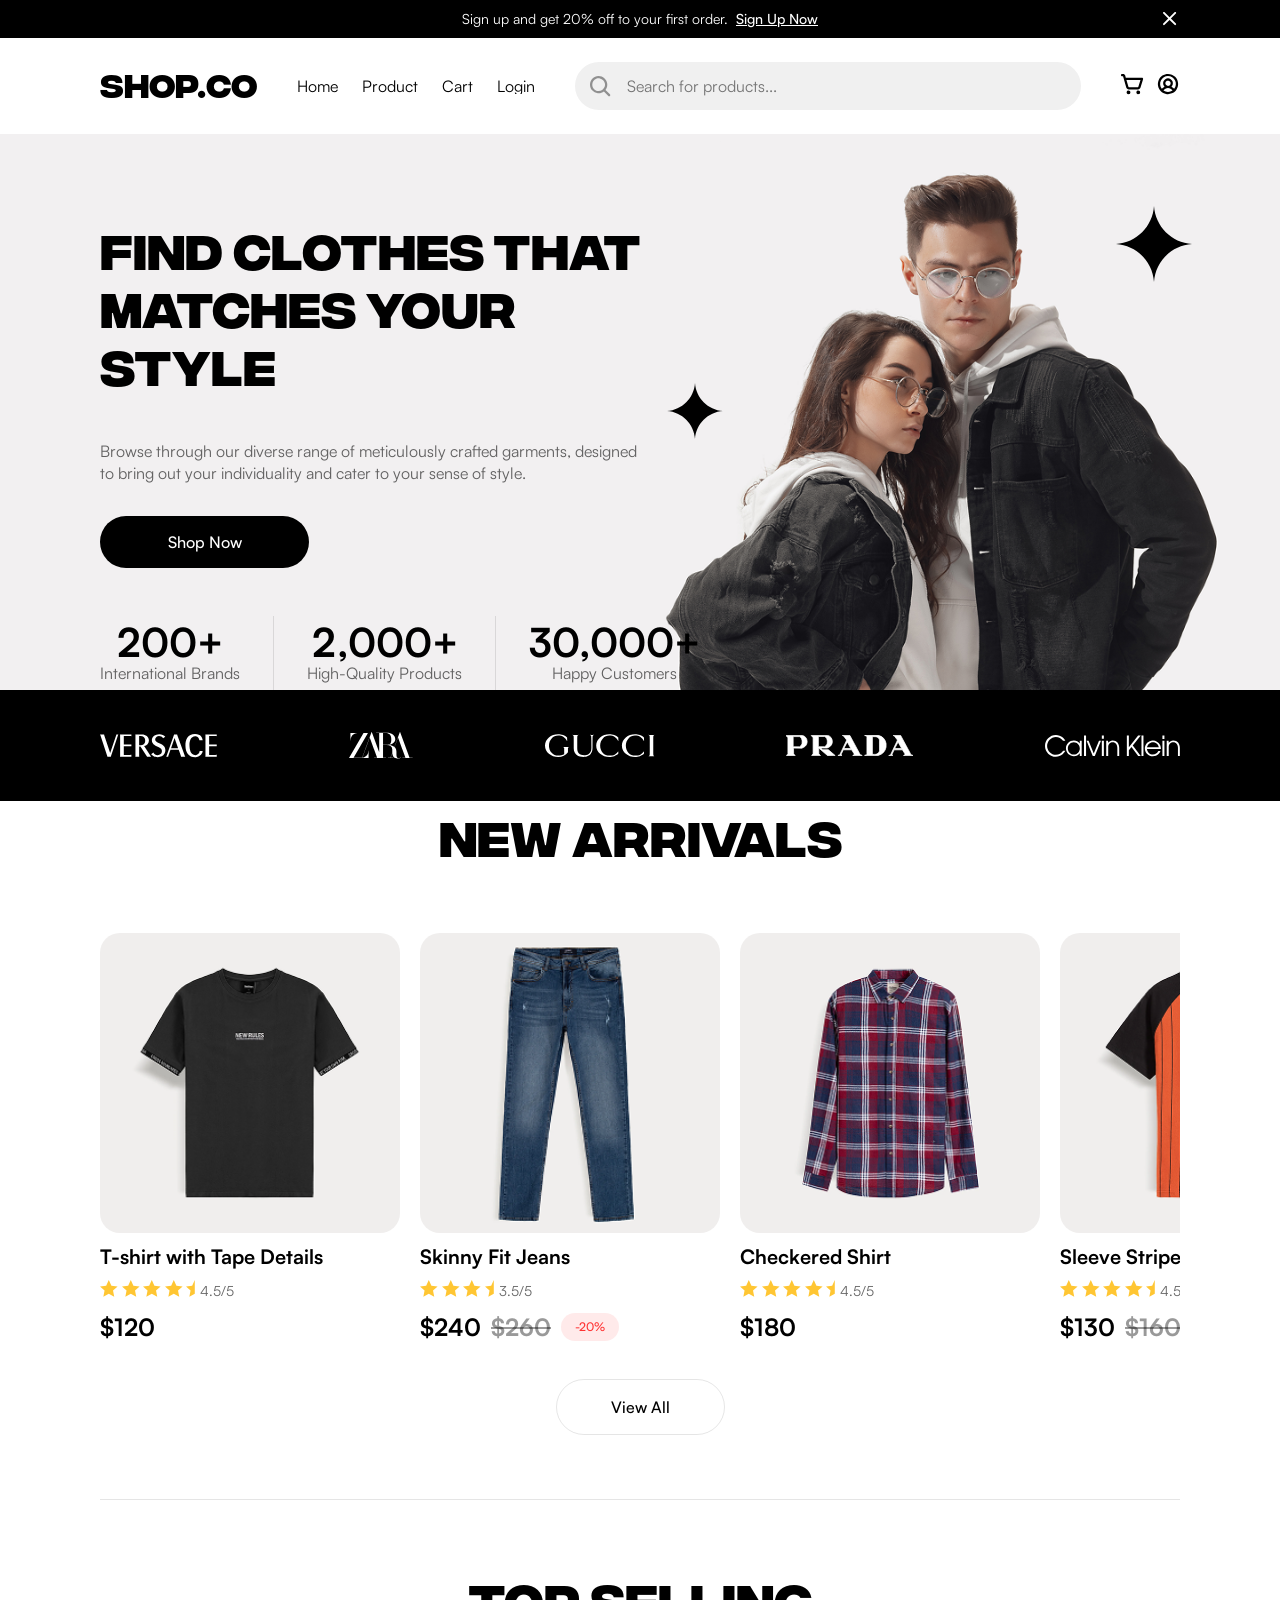
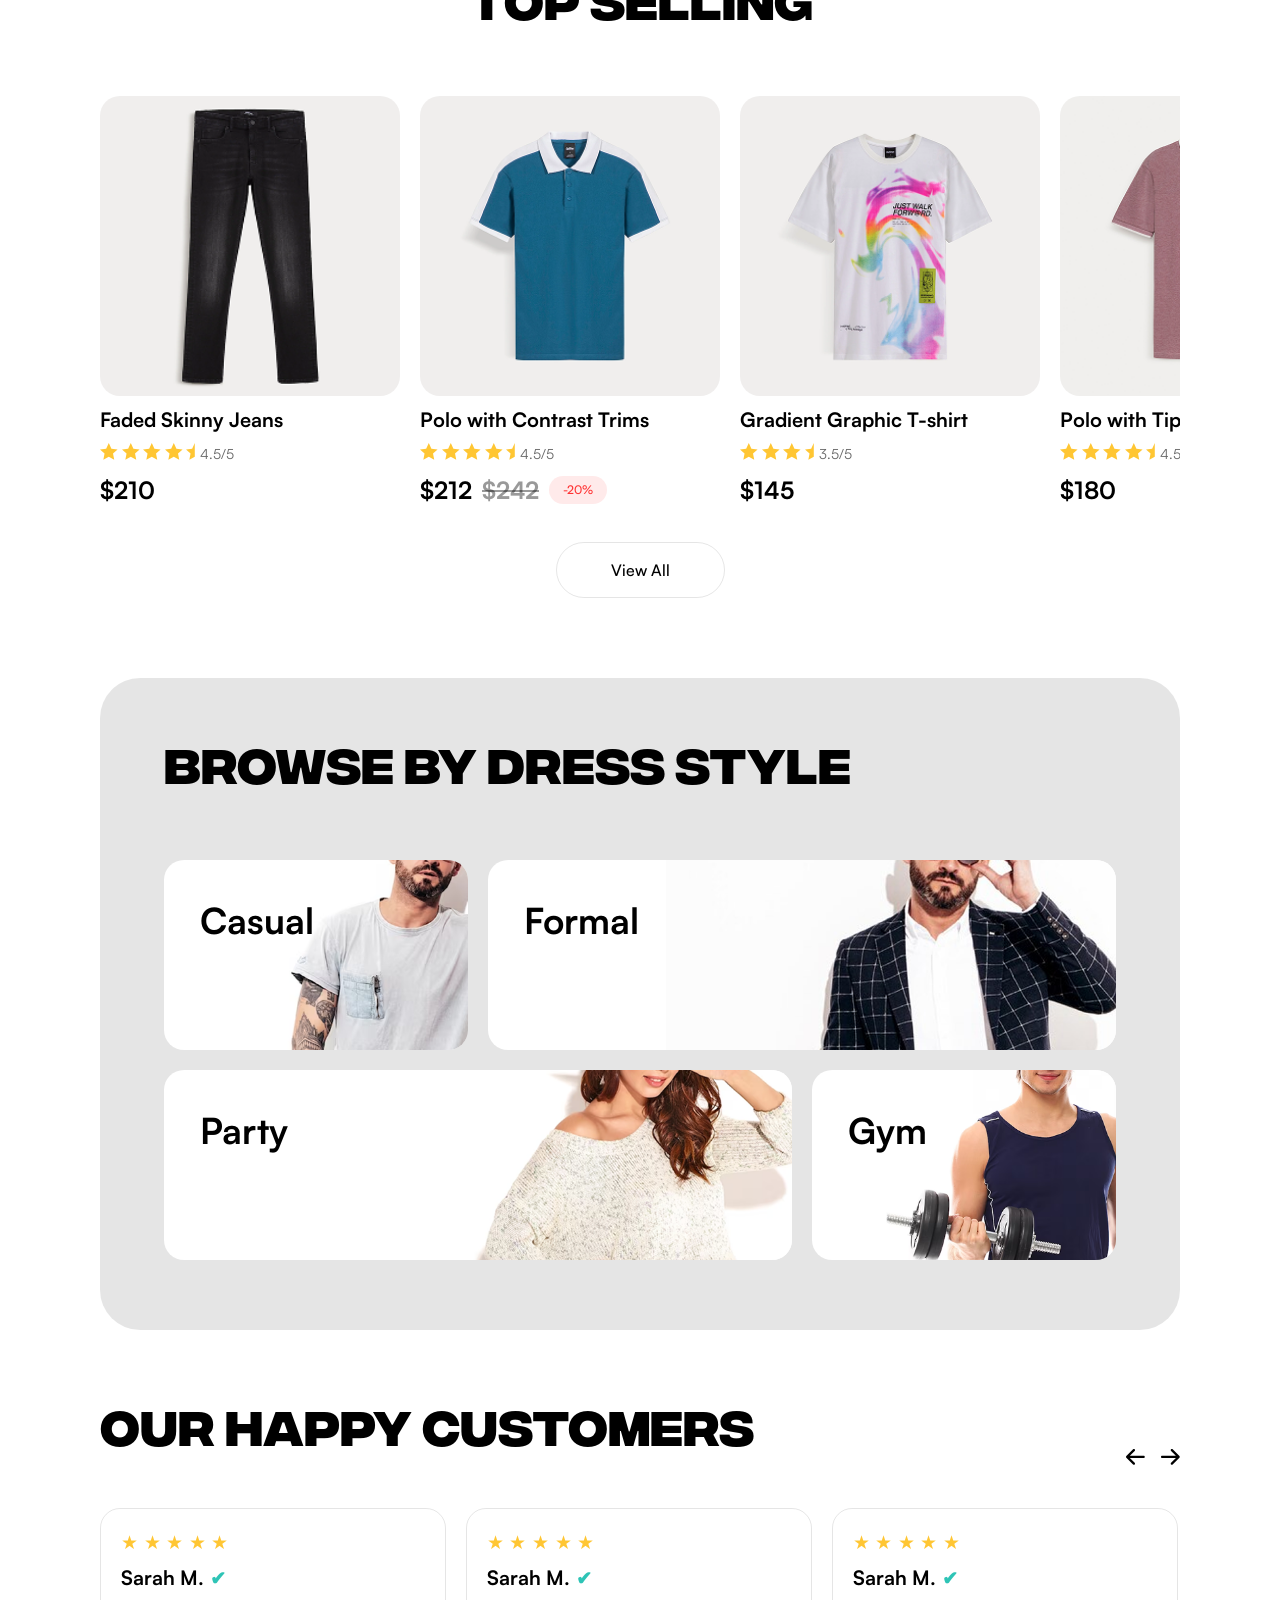
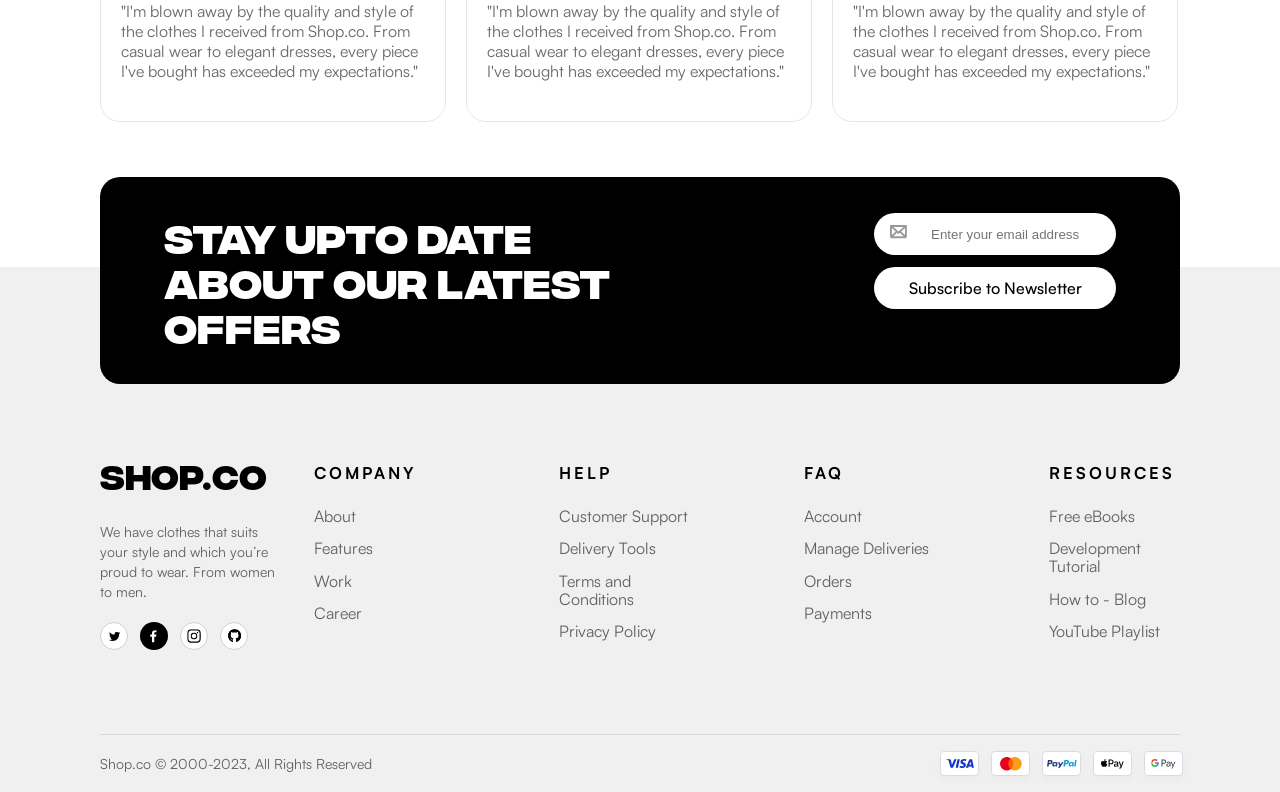
<file: index.html>
<!doctype html>
<html lang="en">
  <head>
    <meta charset="UTF-8" />
    <meta name="viewport" content="width=device-width, initial-scale=1.0" />
    <title>HomePage</title>
    <link rel="stylesheet" href="scss/main.css" />
  </head>
  <body>
    <section class="header">
      <div class="header__promo">
        <div class="header__signup-text">
          <p class="normal-text">
            Sign up and get 20% off to your first order.
          </p>
          <a class="signup__link" href="login.html"> Sign Up Now</a>
        </div>
        <button class="header__promo-close">
          <svg
            width="14"
            height="14"
            viewBox="0 0 14 14"
            fill="none"
            xmlns="http://www.w3.org/2000/svg"
          >
            <path
              d="M12.8532 11.5274C13.0293 11.7035 13.1283 11.9424 13.1283 12.1915C13.1283 12.4405 13.0293 12.6794 12.8532 12.8555C12.6771 13.0317 12.4382 13.1306 12.1891 13.1306C11.9401 13.1306 11.7012 13.0317 11.5251 12.8555L6.56491 7.89381L1.60319 12.854C1.42707 13.0301 1.1882 13.129 0.939126 13.129C0.690054 13.129 0.451184 13.0301 0.275064 12.854C0.0989435 12.6778 3.71146e-09 12.439 0 12.1899C-3.71146e-09 11.9408 0.0989435 11.702 0.275064 11.5258L5.23678 6.56569L0.276626 1.60397C0.100506 1.42785 0.00156253 1.18898 0.00156254 0.939907C0.00156254 0.690836 0.100506 0.451965 0.276626 0.275845C0.452746 0.0997246 0.691617 0.000781121 0.940688 0.000781119C1.18976 0.000781116 1.42863 0.0997246 1.60475 0.275845L6.56491 5.23756L11.5266 0.275063C11.7027 0.0989432 11.9416 -4.14954e-09 12.1907 0C12.4398 4.14954e-09 12.6786 0.0989432 12.8547 0.275063C13.0309 0.451184 13.1298 0.690054 13.1298 0.939126C13.1298 1.1882 13.0309 1.42707 12.8547 1.60319L7.89303 6.56569L12.8532 11.5274Z"
              fill="white"
            />
          </svg>
        </button>
      </div>
      <div class="header__main-container">
        <div class="header__main">
          <div class="header__head-bar">
            <button class="hamburger-btn">
              <svg
                class="header__main-hamburger"
                width="24"
                height="24"
                viewBox="0 0 24 24"
                fill="black"
                xmlns="http://www.w3.org/2000/svg"
              >
                <path
                  d="M21.375 12C21.375 12.2984 21.2565 12.5845 21.0455 12.7955C20.8345 13.0065 20.5484 13.125 20.25 13.125H3.75C3.45163 13.125 3.16548 13.0065 2.9545 12.7955C2.74353 12.5845 2.625 12.2984 2.625 12C2.625 11.7016 2.74353 11.4155 2.9545 11.2045C3.16548 10.9935 3.45163 10.875 3.75 10.875H20.25C20.5484 10.875 20.8345 10.9935 21.0455 11.2045C21.2565 11.4155 21.375 11.7016 21.375 12ZM3.75 7.125H20.25C20.5484 7.125 20.8345 7.00647 21.0455 6.7955C21.2565 6.58452 21.375 6.29837 21.375 6C21.375 5.70163 21.2565 5.41548 21.0455 5.2045C20.8345 4.99353 20.5484 4.875 20.25 4.875H3.75C3.45163 4.875 3.16548 4.99353 2.9545 5.2045C2.74353 5.41548 2.625 5.70163 2.625 6C2.625 6.29837 2.74353 6.58452 2.9545 6.7955C3.16548 7.00647 3.45163 7.125 3.75 7.125ZM20.25 16.875H3.75C3.45163 16.875 3.16548 16.9935 2.9545 17.2045C2.74353 17.4155 2.625 17.7016 2.625 18C2.625 18.2984 2.74353 18.5845 2.9545 18.7955C3.16548 19.0065 3.45163 19.125 3.75 19.125H20.25C20.5484 19.125 20.8345 19.0065 21.0455 18.7955C21.2565 18.5845 21.375 18.2984 21.375 18C21.375 17.7016 21.2565 17.4155 21.0455 17.2045C20.8345 16.9935 20.5484 16.875 20.25 16.875Z"
                  fill="black"
                />
              </svg>
            </button>
            <h1 class="header__main-logo">SHOP.CO</h1>
          </div>
          <div class="header__nav-container">
            <nav class="header__main-nav">
              <button class="header__nav-close">
                <svg
                  width="14"
                  height="14"
                  viewBox="0 0 14 14"
                  fill="none"
                  xmlns="http://www.w3.org/2000/svg"
                >
                  <path
                    d="M12.8532 11.5274C13.0293 11.7035 13.1283 11.9424 13.1283 12.1915C13.1283 12.4405 13.0293 12.6794 12.8532 12.8555C12.6771 13.0317 12.4382 13.1306 12.1891 13.1306C11.9401 13.1306 11.7012 13.0317 11.5251 12.8555L6.56491 7.89381L1.60319 12.854C1.42707 13.0301 1.1882 13.129 0.939126 13.129C0.690054 13.129 0.451184 13.0301 0.275064 12.854C0.0989435 12.6778 3.71146e-09 12.439 0 12.1899C-3.71146e-09 11.9408 0.0989435 11.702 0.275064 11.5258L5.23678 6.56569L0.276626 1.60397C0.100506 1.42785 0.00156253 1.18898 0.00156254 0.939907C0.00156254 0.690836 0.100506 0.451965 0.276626 0.275845C0.452746 0.0997246 0.691617 0.000781121 0.940688 0.000781119C1.18976 0.000781116 1.42863 0.0997246 1.60475 0.275845L6.56491 5.23756L11.5266 0.275063C11.7027 0.0989432 11.9416 -4.14954e-09 12.1907 0C12.4398 4.14954e-09 12.6786 0.0989432 12.8547 0.275063C13.0309 0.451184 13.1298 0.690054 13.1298 0.939126C13.1298 1.1882 13.0309 1.42707 12.8547 1.60319L7.89303 6.56569L12.8532 11.5274Z"
                    fill="white"
                  />
                </svg>
              </button>
              <ul class="header__nav-ul">
                <li class="header__nav-li"><a href="index.html">Home</a></li>
                <li class="header__nav-li">
                  <a href="product.html">Product</a>
                </li>
                <li class="header__nav-li"><a href="cart.html">Cart</a></li>
                <li class="header__nav-li"><a href="login.html">Login</a></li>
              </ul>
            </nav>
            <div class="sidebar-overlay"></div>
          </div>
          <div class="header__search">
            <svg
              width="21"
              height="21"
              viewBox="0 0 21 21"
              fill="none"
              xmlns="http://www.w3.org/2000/svg"
            >
              <path
                d="M19.9399 18.348L15.4877 13.8939C16.8226 12.1544 17.4458 9.97216 17.2309 7.78998C17.0161 5.60781 15.9792 3.58907 14.3306 2.14328C12.6821 0.697486 10.5453 -0.0670986 8.35376 0.00462578C6.16221 0.0763502 4.07999 0.979013 2.5295 2.5295C0.979013 4.07999 0.0763502 6.16221 0.00462578 8.35376C-0.0670986 10.5453 0.697486 12.6821 2.14328 14.3306C3.58907 15.9792 5.60781 17.0161 7.78998 17.2309C9.97216 17.4458 12.1544 16.8226 13.8939 15.4877L18.3499 19.9445C18.4545 20.0492 18.5787 20.1322 18.7155 20.1888C18.8522 20.2455 18.9987 20.2746 19.1467 20.2746C19.2947 20.2746 19.4413 20.2455 19.578 20.1888C19.7147 20.1322 19.839 20.0492 19.9436 19.9445C20.0482 19.8399 20.1313 19.7157 20.1879 19.5789C20.2445 19.4422 20.2737 19.2957 20.2737 19.1477C20.2737 18.9997 20.2445 18.8531 20.1879 18.7164C20.1313 18.5797 20.0482 18.4554 19.9436 18.3508L19.9399 18.348ZM2.26891 8.64392C2.26891 7.38306 2.6428 6.15052 3.3433 5.10215C4.04379 4.05379 5.03943 3.23669 6.20431 2.75418C7.36919 2.27167 8.65099 2.14543 9.88762 2.39141C11.1242 2.63739 12.2602 3.24455 13.1517 4.13611C14.0433 5.02767 14.6504 6.16359 14.8964 7.40021C15.1424 8.63684 15.0162 9.91864 14.5336 11.0835C14.0511 12.2484 13.234 13.244 12.1857 13.9445C11.1373 14.645 9.90477 15.0189 8.64392 15.0189C6.95369 15.0172 5.3332 14.345 4.13803 13.1498C2.94286 11.9546 2.27065 10.3341 2.26891 8.64392Z"
                fill="black"
                fill-opacity="0.4"
              />
            </svg>
            <label for="website-search"></label>
            <input
              type="text"
              name="website-search"
              id="website-search"
              class="header__search-input"
              placeholder="Search for products..."
            />
          </div>
          <div class="header__main-actions">
            <a href="" class="search-icon">
              <svg
                width="21"
                height="21"
                viewBox="0 0 21 21"
                fill="none"
                xmlns="http://www.w3.org/2000/svg"
              >
                <path
                  d="M19.9399 18.348L15.4877 13.8939C16.8226 12.1544 17.4458 9.97216 17.2309 7.78998C17.0161 5.60781 15.9792 3.58907 14.3306 2.14328C12.6821 0.697486 10.5453 -0.0670986 8.35376 0.00462578C6.16221 0.0763502 4.07999 0.979013 2.5295 2.5295C0.979013 4.07999 0.0763502 6.16221 0.00462578 8.35376C-0.0670986 10.5453 0.697486 12.6821 2.14328 14.3306C3.58907 15.9792 5.60781 17.0161 7.78998 17.2309C9.97216 17.4458 12.1544 16.8226 13.8939 15.4877L18.3499 19.9445C18.4545 20.0492 18.5787 20.1322 18.7155 20.1888C18.8522 20.2455 18.9987 20.2746 19.1467 20.2746C19.2947 20.2746 19.4413 20.2455 19.578 20.1888C19.7147 20.1322 19.839 20.0492 19.9436 19.9445C20.0482 19.8399 20.1313 19.7157 20.1879 19.5789C20.2445 19.4422 20.2737 19.2957 20.2737 19.1477C20.2737 18.9997 20.2445 18.8531 20.1879 18.7164C20.1313 18.5797 20.0482 18.4554 19.9436 18.3508L19.9399 18.348ZM2.26891 8.64392C2.26891 7.38306 2.6428 6.15052 3.3433 5.10215C4.04379 4.05379 5.03943 3.23669 6.20431 2.75418C7.36919 2.27167 8.65099 2.14543 9.88762 2.39141C11.1242 2.63739 12.2602 3.24455 13.1517 4.13611C14.0433 5.02767 14.6504 6.16359 14.8964 7.40021C15.1424 8.63684 15.0162 9.91864 14.5336 11.0835C14.0511 12.2484 13.234 13.244 12.1857 13.9445C11.1373 14.645 9.90477 15.0189 8.64392 15.0189C6.95369 15.0172 5.3332 14.345 4.13803 13.1498C2.94286 11.9546 2.27065 10.3341 2.26891 8.64392Z"
                  fill="black"
                />
              </svg>
            </a>
            <a href="cart.html" class="cart-link">
              <svg
                width="23"
                height="21"
                viewBox="0 0 23 21"
                fill="none"
                xmlns="http://www.w3.org/2000/svg"
              >
                <path
                  d="M9.375 18.375C9.375 18.7458 9.26503 19.1084 9.059 19.4167C8.85298 19.725 8.56014 19.9654 8.21753 20.1073C7.87492 20.2492 7.49792 20.2863 7.1342 20.214C6.77049 20.1416 6.4364 19.963 6.17417 19.7008C5.91195 19.4386 5.73337 19.1045 5.66103 18.7408C5.58868 18.3771 5.62581 18.0001 5.76773 17.6575C5.90964 17.3149 6.14996 17.022 6.45831 16.816C6.76665 16.61 7.12916 16.5 7.5 16.5C7.99728 16.5 8.47419 16.6975 8.82582 17.0492C9.17745 17.4008 9.375 17.8777 9.375 18.375ZM17.25 16.5C16.8792 16.5 16.5166 16.61 16.2083 16.816C15.9 17.022 15.6596 17.3149 15.5177 17.6575C15.3758 18.0001 15.3387 18.3771 15.411 18.7408C15.4834 19.1045 15.662 19.4386 15.9242 19.7008C16.1864 19.963 16.5205 20.1416 16.8842 20.214C17.2479 20.2863 17.6249 20.2492 17.9675 20.1073C18.3101 19.9654 18.603 19.725 18.809 19.4167C19.015 19.1084 19.125 18.7458 19.125 18.375C19.125 17.8777 18.9275 17.4008 18.5758 17.0492C18.2242 16.6975 17.7473 16.5 17.25 16.5ZM22.0753 5.20594L19.5169 13.5216C19.3535 14.0593 19.0211 14.5301 18.569 14.864C18.1169 15.1979 17.5692 15.3771 17.0072 15.375H7.77469C7.2046 15.3732 6.65046 15.1866 6.1953 14.8433C5.74015 14.5001 5.40848 14.0186 5.25 13.4709L2.04469 2.25H1.125C0.826631 2.25 0.540483 2.13147 0.329505 1.9205C0.118526 1.70952 0 1.42337 0 1.125C0 0.826631 0.118526 0.540483 0.329505 0.329505C0.540483 0.118526 0.826631 0 1.125 0H2.32687C2.73407 0.00125797 3.12988 0.134515 3.45493 0.379779C3.77998 0.625044 4.01674 0.969093 4.12969 1.36031L4.81312 3.75H21C21.1761 3.74999 21.3497 3.7913 21.5069 3.87061C21.664 3.94992 21.8004 4.06501 21.905 4.20664C22.0096 4.34826 22.0795 4.51246 22.1091 4.68602C22.1387 4.85958 22.1271 5.03766 22.0753 5.20594ZM19.4766 6H5.45531L7.41375 12.8531C7.43617 12.9315 7.48354 13.0005 7.54867 13.0495C7.6138 13.0986 7.69315 13.1251 7.77469 13.125H17.0072C17.0875 13.1252 17.1656 13.0996 17.2303 13.052C17.2949 13.0044 17.3426 12.9373 17.3662 12.8606L19.4766 6Z"
                  fill="black"
                />
              </svg>
              <span class="cart-count" id="cartCount">0</span>
            </a>
            <a href="login.html" id="loginLink">
              <svg
                width="24"
                height="24"
                viewBox="0 0 24 24"
                fill="none"
                xmlns="http://www.w3.org/2000/svg"
              >
                <path
                  d="M12 1.875C9.99747 1.875 8.0399 2.46882 6.37486 3.58137C4.70981 4.69392 3.41206 6.27523 2.64572 8.12533C1.87939 9.97543 1.67888 12.0112 2.06955 13.9753C2.46023 15.9393 3.42454 17.7435 4.84055 19.1595C6.25656 20.5755 8.06066 21.5398 10.0247 21.9305C11.9888 22.3211 14.0246 22.1206 15.8747 21.3543C17.7248 20.5879 19.3061 19.2902 20.4186 17.6251C21.5312 15.9601 22.125 14.0025 22.125 12C22.122 9.3156 21.0543 6.74199 19.1562 4.84383C17.258 2.94567 14.6844 1.87798 12 1.875ZM7.45969 18.4284C7.98195 17.7143 8.66528 17.1335 9.45418 16.7331C10.2431 16.3327 11.1153 16.124 12 16.124C12.8847 16.124 13.7569 16.3327 14.5458 16.7331C15.3347 17.1335 16.0181 17.7143 16.5403 18.4284C15.2134 19.3695 13.6268 19.875 12 19.875C10.3732 19.875 8.78665 19.3695 7.45969 18.4284ZM9.375 11.25C9.375 10.7308 9.52896 10.2233 9.8174 9.79163C10.1058 9.35995 10.5158 9.0235 10.9955 8.82482C11.4751 8.62614 12.0029 8.57415 12.5121 8.67544C13.0213 8.77672 13.489 9.02673 13.8562 9.39384C14.2233 9.76096 14.4733 10.2287 14.5746 10.7379C14.6759 11.2471 14.6239 11.7749 14.4252 12.2545C14.2265 12.7342 13.8901 13.1442 13.4584 13.4326C13.0267 13.721 12.5192 13.875 12 13.875C11.3038 13.875 10.6361 13.5984 10.1438 13.1062C9.65157 12.6139 9.375 11.9462 9.375 11.25ZM18.1875 16.8694C17.4583 15.9419 16.5289 15.1914 15.4688 14.6737C16.1444 13.9896 16.6026 13.1208 16.7858 12.1769C16.9689 11.2329 16.8688 10.2558 16.498 9.36861C16.1273 8.4814 15.5024 7.72364 14.702 7.19068C13.9017 6.65771 12.9616 6.37334 12 6.37334C11.0384 6.37334 10.0983 6.65771 9.29797 7.19068C8.49762 7.72364 7.87275 8.4814 7.50198 9.36861C7.13121 10.2558 7.0311 11.2329 7.21424 12.1769C7.39739 13.1208 7.85561 13.9896 8.53125 14.6737C7.4711 15.1914 6.54168 15.9419 5.8125 16.8694C4.89661 15.7083 4.32614 14.3129 4.1664 12.8427C4.00665 11.3725 4.2641 9.88711 4.90925 8.55644C5.55441 7.22578 6.5612 6.10366 7.81439 5.31855C9.06757 4.53343 10.5165 4.11703 11.9953 4.11703C13.4741 4.11703 14.9231 4.53343 16.1762 5.31855C17.4294 6.10366 18.4362 7.22578 19.0814 8.55644C19.7265 9.88711 19.984 11.3725 19.8242 12.8427C19.6645 14.3129 19.094 15.7083 18.1781 16.8694H18.1875Z"
                  fill="black"
                />
              </svg>
            </a>
          </div>
        </div>
      </div>
    </section>

    <section class="home-main">
      <div class="hero">
        <div class="hero__main">
          <div class="hero__banner">
            <img
              src="assets/hero-image-background.png"
              class="hero__models-canvas-desktop"
              alt=""
            />
            <div class="hero__main-content">
              <h2 class="hero__main-heading">
                FIND CLOTHES THAT MATCHES YOUR STYLE
              </h2>
              <p class="hero__main-text">
                Browse through our diverse range of meticulously crafted
                garments, designed to bring out your individuality and cater to
                your sense of style.
              </p>
              <button class="btn-shopnow">Shop Now</button>
              <div class="hero__stats">
                <div class="stat-item">
                  <p class="stat-item__number">200+</p>
                  <p class="stat-item__label">International Brands</p>
                </div>

                <div class="stat-divider"></div>

                <div class="stat-item">
                  <p class="stat-item__number">2,000+</p>
                  <p class="stat-item__label">High-Quality Products</p>
                </div>
                <div class="stat-divider stat-divider-2"></div>
                <div class="stat-item stat-item--full">
                  <span class="stat-item__number">30,000+</span>
                  <span class="stat-item__label">Happy Customers</span>
                </div>
              </div>
            </div>

            <div class="hero__image-area">
              <svg
                class="small-star"
                width="56"
                height="56"
                viewBox="0 0 56 56"
                fill="none"
                xmlns="http://www.w3.org/2000/svg"
              >
                <path
                  d="M28 0C28.9506 15.0527 40.9472 27.0495 56 28C40.9472 28.9506 28.9506 40.9472 28 56C27.0495 40.9472 15.0527 28.9506 0 28C15.0527 27.0495 27.0495 15.0527 28 0Z"
                  fill="black"
                />
              </svg>

              <svg
                class="big-star"
                width="76"
                height="76"
                viewBox="0 0 76 76"
                fill="none"
                xmlns="http://www.w3.org/2000/svg"
              >
                <path
                  d="M38 0C39.2901 20.4286 55.5712 36.71 76 38C55.5712 39.2901 39.2901 55.5712 38 76C36.71 55.5712 20.4286 39.2901 0 38C20.4286 36.71 36.71 20.4286 38 0Z"
                  fill="black"
                />
              </svg>
              <img
                src="assets/models-mobile-portrait.png"
                class="hero__bg-models-mobile"
                alt=""
              />
            </div>
          </div>
          <div class="hero__main-luxury">
            <svg
              width="117"
              height="24"
              viewBox="0 0 117 24"
              fill="none"
              xmlns="http://www.w3.org/2000/svg"
            >
              <path
                fill-rule="evenodd"
                clip-rule="evenodd"
                d="M105.305 0.459743H116.736V2.28124C116.404 2.16975 116.057 2.11228 115.707 2.11102H109.135V10.6225H115.527C115.987 10.6225 116.395 10.5721 116.736 10.4862V12.2997C116.446 12.2319 116.047 12.1974 115.553 12.1974H109.135V20.9984H115.51C115.86 20.9984 116.277 20.9475 116.736 20.8367V22.7945H105.322C105.413 22.4502 105.459 22.0954 105.458 21.7392V1.54046C105.458 1.09819 105.407 0.732294 105.305 0.459743ZM102.659 6.2562L99.3559 6.23124C99.1942 4.3753 98.1305 2.57875 95.7898 2.2478C90.7761 1.79654 89.3629 7.30298 89.4907 11.3293C89.619 15.2105 90.2394 21.1771 95.4149 21.1771C97.5858 21.1771 99.6709 18.9468 99.6025 17.0659L102.659 17.0409C102.437 20.9221 97.9857 23.1689 95.8662 23.2457C88.6231 23.4928 85.5921 18.6663 85.4393 11.7796C85.3036 5.54188 87.8569 0 95.0151 0C101.143 0.0853595 102.327 3.71139 102.659 6.2562ZM51.1458 20.2576L53.3337 18.4277C54.4738 20.3091 55.4103 21.1681 57.6746 21.1681C59.9723 21.1681 61.9051 19.7724 61.9051 17.3045C61.9051 16.087 61.4109 15.0912 60.4325 14.3424C59.9892 13.993 58.8661 13.389 57.0955 12.5463C54.4484 11.2784 51.8696 9.62665 51.8696 6.30762C51.8696 2.11951 55.4273 0.272551 59.1806 0.135776C61.4024 0.0509162 64.1604 1.2774 65.275 2.65563L63.0537 4.36631C62.6575 3.62697 62.0685 3.00871 61.3492 2.57718C60.6299 2.14564 59.8072 1.91694 58.9684 1.91535C56.1336 1.91535 53.8868 5.20094 56.2359 7.46521C56.8314 8.04376 58.0494 8.75858 59.9049 9.60968C62.8665 10.9974 65.3943 12.6567 65.3943 16.3256C65.3943 17.5935 65.0624 18.7766 64.407 19.8578C63.0881 22.0367 60.8833 23.1264 57.8023 23.1264C54.2612 23.1264 53.5638 22.3178 51.1458 20.2576ZM19.9766 0.459743H31.3983V2.28124C31.0665 2.16979 30.719 2.11232 30.369 2.11102H23.7983V10.6225H30.1903C30.65 10.6225 31.0589 10.5721 31.3988 10.4862V12.2997C31.1093 12.2319 30.7094 12.1974 30.2247 12.1974H23.7983V20.9984H30.1733C30.5223 20.9984 30.9396 20.9475 31.3988 20.8367V22.7945H19.9941C20.0775 22.4489 20.1202 22.0947 20.1214 21.7392V1.54046C20.1214 1.09819 20.07 0.732294 19.9766 0.459743ZM0 0.459743H4.15366V0.664406C4.15366 0.851598 4.21306 1.09819 4.3154 1.41317L10.1708 19.0407L16.1804 1.3363C16.2737 1.03879 16.3251 0.749266 16.3251 0.459743H18.3423C18.1381 0.817155 17.9849 1.13264 17.891 1.41317L11.0303 21.884C10.9625 22.0796 10.9031 22.3861 10.8521 22.795H7.44724C7.39579 22.4855 7.31899 22.1808 7.21762 21.884L0.493687 1.57491C0.338365 1.20036 0.17644 0.828576 0.00798685 0.459743H0ZM44.1154 12.1041C46.8389 11.5675 48.9245 9.48239 48.9245 6.50329C48.9245 2.59573 45.6558 0.459244 41.9959 0.459244H35.3059C35.3992 0.800183 35.4506 1.15759 35.4506 1.53198V21.7212C35.4506 22.1555 35.3992 22.5214 35.3059 22.794H39.2893C39.1919 22.4448 39.1432 22.0838 39.1446 21.7212V12.4445L40.421 12.5808L47.0945 22.794H51.1034L44.1154 12.1041ZM43.426 10.4019C42.7027 10.912 41.8341 11.1671 40.8383 11.1671H39.1361V2.08656H40.6596C41.9624 2.08656 42.9748 2.40953 43.6986 3.05597C44.6859 3.9505 45.1881 5.15901 45.1881 6.67401C45.1881 8.30832 44.6006 9.55128 43.426 10.4024M84.7754 21.867L77.3367 1.20052C77.254 0.961575 77.2053 0.712222 77.1919 0.459743H73.9737C73.9737 0.723808 73.9313 1.00435 73.829 1.28538L66.6203 21.867C66.526 22.164 66.3732 22.471 66.1691 22.7945H68.2457C68.2377 22.454 68.2801 22.1391 68.3739 21.867L70.5094 15.7975H78.7234L80.8344 21.8675C80.9452 22.1985 80.9962 22.5049 80.9962 22.7945H85.3036C85.056 22.4455 84.8778 22.1306 84.7754 21.867ZM71.0715 14.1547L74.5443 4.0688L78.1109 14.1547H71.0715Z"
                fill="white"
              />
            </svg>
            <svg
              width="64"
              height="27"
              viewBox="0 0 64 27"
              fill="none"
              xmlns="http://www.w3.org/2000/svg"
            >
              <g clip-path="url(#clip0_35_798)">
                <path
                  d="M60.5359 25.852L51.0822 0.0227119L51.0758 0.00561523H50.8892L48.9425 5.31343L45.3983 14.9765L45.39 14.9688C44.1617 13.8932 42.4287 13.2209 40.2462 12.9705L39.5806 12.9023L40.2409 12.8183C43.8401 12.1765 46.2595 9.92072 46.2595 7.20299C46.2595 3.47617 42.7272 0.874885 37.6675 0.874885H27.1399V1.06358H30.1989V20.3207L22.7697 0.0226486L22.763 0.00561523H22.5765L20.6296 5.31343L13.121 25.7855L13.0748 25.7908C12.9465 25.8065 12.8196 25.819 12.694 25.8284C12.5051 25.8431 12.3173 25.8519 12.129 25.8519H4.5421L18.9637 1.06352L19.0709 0.877228H1.4327V8.54539H1.61985C1.65303 4.81034 3.84499 1.06352 8.68795 1.06352H14.5306L0 26.0376H19.5755V18.691H19.3884C19.3629 21.9464 17.5032 25.0385 13.4593 25.7367L13.3307 25.7585L16.4105 17.358H25.0379L28.1467 25.852H25.0801V26.0377H37.1166V25.852H34.0368V13.0393H37.5905C41.2068 13.0393 43.281 14.6426 43.281 17.4367V19.7094C43.281 19.9599 43.2981 20.326 43.3171 20.6322V20.6434L41.407 25.8507H38.9118V26.0365H44.0769V25.8507H41.6085L43.3479 21.1089C43.3515 21.1547 43.3532 21.1824 43.3532 21.1824L43.4012 21.6096L43.4474 21.8923C43.7376 23.6408 44.4116 24.9262 45.4499 25.7126L45.5991 25.8202C46.388 26.3644 47.3682 26.64 48.5142 26.64C50.0322 26.64 51.0444 26.2645 51.8801 25.3806L51.7705 25.2783C51.0005 25.9835 50.3544 26.2692 49.5448 26.2692C48.1654 26.2692 47.4435 24.6088 47.4435 22.9714V19.787C47.4508 18.9969 47.3261 18.211 47.0745 17.4614L47.0401 17.3626V17.3591H53.3506L56.4593 25.8531H53.3927V26.0388H63.8088V25.8531L60.5359 25.852ZM16.4791 17.1722L20.7293 5.58501L24.9699 17.1722H16.4791ZM34.0387 12.8529V1.06352H36.7512C40.3747 1.06352 42.2877 3.20111 42.2877 7.24301C42.2877 11.5417 41.1896 12.8529 37.5905 12.8529H34.0387ZM46.9666 17.1722L46.9482 17.1264C46.6678 16.4486 46.2595 15.8302 45.7453 15.3044L45.5677 15.128L45.5487 15.1104L49.0395 5.58501L53.2801 17.1722H46.9666Z"
                  fill="white"
                />
              </g>
              <defs>
                <clipPath id="clip0_35_798">
                  <rect width="63.8088" height="26.6454" fill="white" />
                </clipPath>
              </defs>
            </svg>
            <svg
              width="110"
              height="26"
              viewBox="0 0 110 26"
              fill="none"
              xmlns="http://www.w3.org/2000/svg"
            >
              <g clip-path="url(#clip0_35_800)">
                <path
                  d="M99.0875 7.91889L98.8831 7.98353C98.0882 6.34028 96.9527 5.03218 95.4764 4.05921C94.0229 3.08623 92.1947 2.59974 89.9916 2.59974C88.7652 2.59974 87.5956 2.84837 86.4828 3.34565C85.3699 3.82136 84.3934 4.50244 83.553 5.3889C82.7354 6.25376 82.0768 7.30241 81.5771 8.53485C81.0775 9.76729 80.8277 11.1294 80.8277 12.6213C80.8277 14.1132 81.0775 15.4754 81.5771 16.7078C82.0768 17.9402 82.7354 18.9997 83.553 19.8862C84.3934 20.751 85.3699 21.4213 86.4828 21.897C87.5956 22.3726 88.7653 22.6105 89.9917 22.6105C92.1719 22.6105 93.9434 22.2861 95.3061 21.6375C96.6915 20.9672 97.8611 19.951 98.815 18.5889L99.0194 18.6535L98.9515 20.7292C98.4292 21.2481 97.8273 21.713 97.146 22.1238C96.4647 22.513 95.7266 22.8481 94.9317 23.1292C94.1595 23.3887 93.3532 23.5832 92.5129 23.713C91.6726 23.8645 90.8323 23.9402 89.992 23.9402C88.2432 23.9402 86.5739 23.6699 84.9841 23.1294C83.3943 22.5888 81.9976 21.8321 80.7939 20.8591C79.5902 19.8645 78.6363 18.6753 77.9323 17.2916C77.2282 15.8862 76.8762 14.3294 76.8762 12.6213C76.8762 10.9132 77.2282 9.36725 77.9323 7.9835C78.6363 6.57807 79.5902 5.37807 80.7939 4.38351C81.9976 3.3889 83.3943 2.63214 84.9841 2.11323C86.5739 1.57267 88.2432 1.3024 89.992 1.3024C90.8323 1.3024 91.6726 1.36726 92.5129 1.49699C93.3532 1.62672 94.1594 1.83213 94.9316 2.11323C95.7265 2.37268 96.4647 2.70783 97.146 3.11865C97.8273 3.50784 98.4292 3.96189 98.9515 4.4808L99.0875 7.91889ZM24.0174 14.1135C23.7677 14.2215 23.5292 14.3621 23.302 14.5353C23.0747 14.7082 22.9611 14.946 22.9611 15.2489V19.238C21.871 20.7299 20.4742 21.8867 18.7708 22.7083C17.0675 23.5299 15.1825 23.9407 13.1157 23.9407C11.367 23.9407 9.69771 23.6705 8.10791 23.1299C6.51813 22.5894 5.12138 21.8326 3.91767 20.8596C2.71398 19.8651 1.7601 18.6759 1.05604 17.2921C0.352012 15.8867 0 14.33 0 12.6218C0 10.9137 0.352012 9.36778 1.05604 7.98403C1.7601 6.5786 2.71398 5.3786 3.91767 4.38404C5.12138 3.38943 6.51813 2.63268 8.10791 2.11379C9.69769 1.57321 11.367 1.30293 13.1157 1.30293C13.956 1.30293 14.7964 1.36779 15.6367 1.49752C16.477 1.62725 17.2833 1.83266 18.0555 2.11376C18.8503 2.37322 19.5885 2.70836 20.2698 3.11918C20.9511 3.50837 21.553 3.96242 22.0754 4.48133L22.2119 7.91914L22.0075 7.98378C21.2126 6.34051 20.077 5.0324 18.6008 4.05944C17.1472 3.08645 15.319 2.59996 13.116 2.59996C11.8896 2.59996 10.72 2.84861 9.60714 3.3459C8.49427 3.82159 7.51767 4.50267 6.67734 5.38913C5.85972 6.254 5.20111 7.30266 4.7015 8.5351C4.20182 9.76752 3.95198 11.1297 3.95198 12.6216C3.95198 14.0918 4.19045 15.4432 4.6674 16.6756C5.16707 17.908 5.8257 18.9675 6.6433 19.854C7.4836 20.7188 8.46017 21.3999 9.57304 21.8972C10.6859 22.3729 11.8669 22.6107 13.116 22.6107C15.478 22.6107 17.4993 22.1783 19.1799 21.3134V15.2486C19.1799 14.946 19.0551 14.7082 18.8054 14.535C18.5781 14.3622 18.351 14.2216 18.124 14.1132L18.1552 13.9513C18.2686 13.971 18.473 13.9926 18.7684 14.0159C19.0638 14.0357 19.3704 14.0572 19.6882 14.0805H22.6181C22.8906 14.0608 23.1518 14.0392 23.4017 14.0159C23.6513 13.9961 23.8443 13.9746 23.9806 13.9513L24.0174 14.1135ZM48.6924 1.98378C48.4652 2.09176 48.2381 2.23236 48.0111 2.40559C47.7839 2.57843 47.659 2.90275 47.6366 3.37856C47.6158 3.89747 47.5932 4.55693 47.5687 5.35694C47.5687 6.13533 47.5583 7.0218 47.5375 8.01635C47.5375 9.01098 47.5271 10.0921 47.5063 11.2596V14.8921C47.4856 16.2975 47.3038 17.4974 46.9611 18.4921C46.6204 19.4866 46.1662 20.319 45.5984 20.9893C45.0534 21.6596 44.4402 22.1893 43.7588 22.5785C43.1002 22.9677 42.4415 23.2596 41.7829 23.4542C41.147 23.6705 40.5451 23.8003 39.9774 23.8434C39.4096 23.9082 38.9667 23.9407 38.6488 23.9407C37.3542 23.9407 36.1051 23.7785 34.9014 23.4542C33.6977 23.1516 32.6416 22.6543 31.7332 21.9623C30.8247 21.2704 30.098 20.3731 29.5529 19.2704C29.0078 18.1677 28.7353 16.8272 28.7353 15.2488V11.584V8.21095C28.7353 7.1731 28.7249 6.24338 28.7041 5.42178C28.7041 4.57853 28.6937 3.89744 28.673 3.37853C28.6522 2.90284 28.5274 2.57852 28.2984 2.40556C28.0712 2.23272 27.8441 2.09212 27.6171 1.98375L27.6483 1.82179C27.7617 1.84156 27.9435 1.86311 28.1936 1.88643C28.4661 1.9062 28.7386 1.92775 29.0112 1.95107C29.3066 1.95107 29.5905 1.96095 29.8629 1.98073H31.0893C31.3618 1.96095 31.6457 1.95107 31.9409 1.95107C32.2363 1.93129 32.5088 1.90975 32.7585 1.88643C33.031 1.86665 33.224 1.8451 33.3374 1.82179L33.3686 1.98375C33.1189 2.09173 32.8804 2.23233 32.6532 2.40556C32.4488 2.57841 32.3352 2.90273 32.3123 3.37853C32.2916 3.89744 32.2689 4.57853 32.2444 5.42178V15.2488C32.2444 17.6055 32.8236 19.3461 33.9818 20.4704C35.1401 21.5947 36.8548 22.1568 39.1259 22.1568C39.7845 22.1568 40.534 22.0811 41.3744 21.9296C42.2147 21.7568 42.9982 21.4108 43.725 20.8918C44.4744 20.3729 45.099 19.6378 45.5987 18.6864C46.121 17.7351 46.3822 16.4702 46.3822 14.8919C46.3822 13.1837 46.3718 11.7243 46.351 10.5135C46.351 9.28107 46.3407 8.23242 46.3199 7.36754C46.3199 6.48106 46.3095 5.7243 46.2887 5.09726C46.268 4.47026 46.2453 3.89729 46.2208 3.37836C46.2 2.90267 46.0752 2.57835 45.8462 2.4054C45.619 2.23256 45.3919 2.09194 45.1649 1.98356L45.1961 1.82162C45.4458 1.86471 45.7297 1.90802 46.0477 1.95154C46.3656 1.97132 46.6608 1.9812 46.9335 1.9812C47.1832 1.9812 47.4671 1.97132 47.7851 1.95154C48.1258 1.90845 48.4211 1.86514 48.6709 1.82162L48.6924 1.98378ZM73.4125 7.91889L73.2081 7.98353C72.4132 6.34028 71.2776 5.03218 69.8014 4.05921C68.3479 3.08623 66.5196 2.59974 64.3166 2.59974C63.0902 2.59974 61.9206 2.84837 60.8077 3.34565C59.6948 3.82136 58.7183 4.50244 57.878 5.3889C57.0604 6.25376 56.4017 7.30241 55.9021 8.53485C55.4024 9.76731 55.1526 11.1295 55.1526 12.6213C55.1526 14.1132 55.4025 15.4753 55.9021 16.7078C56.4018 17.9402 57.0604 18.9997 57.878 19.8862C58.7183 20.751 59.6949 21.4213 60.8077 21.897C61.9206 22.3726 63.0902 22.6105 64.3167 22.6105C66.4969 22.6105 68.2684 22.2861 69.6311 21.6375C71.0165 20.9672 72.1861 19.951 73.14 18.5889L73.3443 18.6535L73.2765 20.7292C72.7541 21.2481 72.1522 21.713 71.4709 22.1237C70.7895 22.5129 70.0514 22.8481 69.2565 23.1292C68.4843 23.3886 67.6781 23.5832 66.8377 23.7129C65.9974 23.8644 65.1571 23.9402 64.3168 23.9402C62.568 23.9402 60.8987 23.6699 59.309 23.1293C57.7192 22.5888 56.3224 21.832 55.1187 20.8591C53.915 19.8645 52.9611 18.6753 52.2571 17.2915C51.5531 15.8861 51.201 14.3294 51.201 12.6213C51.201 10.9132 51.5531 9.36723 52.2571 7.98347C52.9611 6.57804 53.915 5.37804 55.1187 4.38348C56.3224 3.38887 57.7192 2.63211 59.309 2.1132C60.8988 1.57265 62.568 1.30237 64.3168 1.30237C65.1571 1.30237 65.9974 1.36723 66.8378 1.49696C67.6781 1.62669 68.4843 1.8321 69.2565 2.1132C70.0514 2.37266 70.7895 2.7078 71.4709 3.11862C72.1522 3.50781 72.754 3.96186 73.2764 4.48077L73.4125 7.91889ZM109.355 23.3891C109.242 23.3693 109.049 23.3478 108.776 23.3245C108.527 23.3245 108.254 23.3146 107.959 23.2948C107.663 23.2948 107.38 23.2849 107.107 23.2651H105.063C104.791 23.2849 104.518 23.3065 104.246 23.3298C103.996 23.3496 103.803 23.3711 103.667 23.3944L103.636 23.2645C103.863 23.1565 104.09 23.0159 104.317 22.8427C104.544 22.6698 104.669 22.3455 104.691 21.8697C104.712 21.3508 104.723 20.8102 104.723 20.2481C104.743 19.6859 104.754 19.0481 104.754 18.3345V15.9021V12.6265V9.35083V6.88596C104.754 6.17245 104.743 5.54542 104.723 5.00486C104.723 4.44271 104.712 3.90217 104.691 3.38326C104.671 2.90757 104.546 2.58325 104.317 2.41029C104.09 2.2157 103.863 2.06441 103.636 1.95641L103.667 1.82652C103.803 1.86961 103.996 1.90204 104.246 1.92381C104.518 1.92381 104.791 1.9337 105.063 1.95347C105.359 1.97325 105.643 1.98314 105.915 1.98314H107.107C107.38 1.96336 107.664 1.95347 107.959 1.95347C108.254 1.9337 108.527 1.91215 108.776 1.88883C109.049 1.86906 109.242 1.84751 109.355 1.82419L109.387 1.95415C109.137 2.06212 108.898 2.21341 108.671 2.408C108.467 2.58084 108.353 2.90516 108.33 3.38096C108.31 3.89988 108.287 4.44041 108.262 5.00257V20.2458C108.283 20.8079 108.306 21.3485 108.33 21.8674C108.351 22.3431 108.465 22.6674 108.671 22.8404C108.898 23.0132 109.137 23.1538 109.387 23.2622L109.355 23.3891Z"
                  fill="white"
                />
              </g>
              <defs>
                <clipPath id="clip0_35_800">
                  <rect width="109.387" height="25.2431" fill="white" />
                </clipPath>
              </defs>
            </svg>
            <svg
              width="127"
              height="21"
              viewBox="0 0 127 21"
              fill="none"
              xmlns="http://www.w3.org/2000/svg"
            >
              <g clip-path="url(#clip0_35_802)">
                <path
                  fill-rule="evenodd"
                  clip-rule="evenodd"
                  d="M0 0.591732L1.91951 2.76177V18.6444L0.496854 20.7226L9.20973 20.736L7.63931 18.8237L7.47624 13.1039L15.8773 13.1496C18.4238 12.2997 21.0415 10.4878 21.1672 6.8247C21.1271 3.27485 18.9651 0.998025 16.455 0.545043L0 0.591732ZM7.16493 1.60746V11.811L13.6106 11.8577C15.0773 10.6721 16.1891 9.76411 16.1446 6.91758C16.1236 4.59655 15.6349 2.57253 13.4772 1.60796L7.16493 1.60746ZM25.1994 0.476003L27.119 2.64654V18.5292L25.6963 20.6084L34.4087 20.6208L32.8383 18.7085L32.6752 12.9886H32.7101L41.7113 20.6853L49.1814 20.6243L42.3636 14.7126H36.672L34.666 12.9996L41.0763 13.0343C43.6227 12.1845 46.2399 10.3726 46.3662 6.70947C46.3265 3.16012 44.1645 0.882792 41.654 0.430307L25.1994 0.476003ZM32.3639 1.49173V11.6952L38.8096 11.7419C40.2767 10.5563 41.3881 9.64839 41.3436 6.80136C41.3226 4.48082 40.8338 2.45631 38.6762 1.49173H32.3639ZM56.3731 0.453155H63.8857L73.6649 18.6444C74.0882 20.0491 75.354 19.8757 76.1989 20.4916H66.7305L68.1532 20.0456L68.0642 18.6911L65.6192 14.7663L57.3065 14.813L55.5286 18.5992C55.4693 19.0299 55.0097 19.3567 55.3507 19.8916L56.0178 20.5378L51.9282 20.4454L53.7066 19.8916L60.4182 5.71708V4.74704L57.5825 0.954812L56.3731 0.453155ZM57.8321 13.5171L61.2847 6.96427L64.8794 13.4804L57.8321 13.5171ZM107.174 0.49289H114.686L124.466 18.6842C124.889 20.0888 126.155 19.9155 127 20.5314H117.531L118.954 20.0843L118.865 18.7299L116.42 14.806L108.108 14.8527L106.33 18.638C106.27 19.0696 105.811 19.3964 106.151 19.9314L106.818 20.5776L102.729 20.4852L104.508 19.9314L111.219 5.75682V4.78628L108.384 0.994548L107.174 0.49289ZM108.633 13.5573L112.086 7.0045L115.681 13.5196L108.633 13.5573ZM78.797 0.263916L92.1801 0.337923C96.4896 1.34968 99.2317 3.98909 100.082 8.59342L100.046 12.1845C99.2603 16.2871 96.6857 19.1178 92.1447 20.5507L78.7258 20.5885L78.7239 20.1539C80.7639 19.9994 80.9269 19.766 80.9322 18.5521V2.18859C80.9093 1.29107 80.7304 0.732295 78.7612 0.670705L78.797 0.263916ZM86.4043 1.66409L86.3914 19.3681C88.1564 19.3741 89.6877 19.54 90.5527 19.0974C92.5129 18.1999 93.4234 16.8216 93.5066 15.5267L93.4597 5.07287C93.4602 3.40052 91.6497 2.21988 90.6044 1.91243C89.8569 1.63478 88.3654 1.62336 86.4043 1.66409Z"
                  fill="white"
                  stroke="white"
                  stroke-width="0.718154"
                  stroke-miterlimit="2.613"
                />
              </g>
              <defs>
                <clipPath id="clip0_35_802">
                  <rect width="127" height="21" fill="white" />
                </clipPath>
              </defs>
            </svg>
            <svg
              width="135"
              height="22"
              viewBox="0 0 135 22"
              fill="none"
              xmlns="http://www.w3.org/2000/svg"
            >
              <path
                fill-rule="evenodd"
                clip-rule="evenodd"
                d="M10.8561 19.8576C6.13582 19.8576 2.10678 15.5763 2.10678 10.9065C2.10678 6.25402 6.05149 1.88767 10.8222 1.88767C13.9582 1.88767 16.2163 3.40486 18.0543 5.78193H20.3636C19.6724 4.53429 18.9307 3.38828 17.8013 2.49454C15.8625 0.926894 13.3506 0 10.8561 0C4.8716 0 0 4.93936 0 10.8899C0 16.8571 4.93936 21.746 10.8899 21.746C13.3175 21.746 15.6945 20.853 17.5995 19.3524C18.7967 18.3916 19.6392 17.144 20.4486 15.8624H18.1393C16.318 18.2395 13.9921 19.8576 10.8561 19.8576ZM34.7939 8.479C33.3444 6.60791 31.3717 5.42803 28.9276 5.42803C24.5447 5.42803 20.9373 8.9857 20.9373 13.3686C20.9373 17.7508 24.562 21.3417 28.9276 21.3417C31.4734 21.3417 33.2428 20.2793 34.7939 18.3238V20.987H36.6989V5.7985H34.7939V8.479ZM28.8267 19.588C25.4716 19.588 22.825 16.6719 22.825 13.3852C22.825 10.1144 25.455 7.18164 28.8267 7.18164C32.1811 7.18164 34.7939 10.1151 34.7939 13.3852C34.7939 16.6719 32.1638 19.588 28.8267 19.588ZM39.0082 20.987H41.0486V0.437502H39.0082V20.987ZM48.7521 18.5761L43.5936 5.7985H41.5705L47.7575 20.987H49.8138L55.9842 5.7985H53.9949L48.7521 18.5761ZM56.8268 20.987H58.8665V5.7985H56.8268V20.987ZM56.8268 3.84308H58.8665V0.437502H56.8268V3.84308ZM67.6497 5.42731C65.7274 5.42731 64.3623 6.43925 63.0981 7.78779V5.7985H61.2097V20.987H63.2156V11.7318C63.199 9.28769 65.2214 7.18091 67.6828 7.18091C70.7669 7.18091 72.318 9.86141 72.318 12.6262V20.9878H74.2057V12.6262C74.2064 8.68153 71.8978 5.42731 67.6497 5.42731ZM93.1378 0.437502L83.866 12.2212V0.437502H81.8601V20.987H83.866V15.3399L86.4961 12.0698L93.1883 20.987H95.7347L87.7768 10.451L95.7347 0.437502H93.1378ZM96.4757 20.987H98.4657V0.437502H96.4757V20.987ZM114.935 9.62501C113.553 7.04541 110.788 5.42731 107.871 5.42731C103.523 5.42731 99.8467 9.052 99.8467 13.4011C99.8467 17.7833 103.556 21.3409 107.906 21.3409C109.978 21.3409 112.02 20.5149 113.519 19.0821C114.43 18.2222 114.969 17.1432 115.457 16.0138H113.317C112.237 18.1213 110.332 19.5873 107.87 19.5873C106.371 19.5873 104.904 18.9804 103.792 17.9519C102.645 16.9075 102.139 15.6253 101.92 14.1088H115.93C115.93 12.5246 115.711 11.0074 114.935 9.62501ZM101.988 12.356C102.596 9.50752 104.837 7.18091 107.906 7.18091C110.485 7.18091 113.25 8.76586 113.857 12.356H101.988ZM117.414 20.987H119.419V5.7985H117.414V20.987ZM117.414 3.91084H119.419V0.437502H117.414V3.91084ZM128.237 5.42731C126.28 5.42731 124.915 6.43925 123.633 7.78779V5.7985H121.712V20.987H123.735V11.7318C123.718 9.27111 125.792 7.18091 128.269 7.18091C131.338 7.18091 132.957 9.86141 132.957 12.6262V20.9878H134.845V12.6262C134.845 8.68153 132.501 5.42731 128.237 5.42731Z"
                fill="white"
              />
            </svg>
          </div>
        </div>
      </div>
      <div class="product-catalogue">
        <section class="products">
          <h2 class="sectional-heading">NEW ARRIVALS</h2>
          <div
            class="carousel products__carousel"
            data-carousel="newArrival"
            id="newArrivalsGrid"
          ></div>
          <div class="products__footer">
            <button class="btn btn--outline">View All</button>
          </div>
        </section>

        <div class="section-divider"></div>

        <section class="products">
          <h2 class="sectional-heading">TOP SELLING</h2>

          <div class="products__carousel" id="topSellingGrid"></div>
          <div class="products__footer">
            <button class="btn btn--outline">View All</button>
          </div>
        </section>

        <section class="dress-style">
          <div class="dress-style__container">
            <h2 class="sectional-heading">BROWSE BY DRESS STYLE</h2>
            <div class="dress-style__grid">
              <a href="#" class="dress-style__card dress-style__card--small">
                <h3 class="dress-style__label">Casual</h3>
                <img
                  src="assets/image 11.png"
                  alt="Casual"
                  class="dress-style__img"
                />
              </a>
              <a href="#" class="dress-style__card dress-style__card--large">
                <h3 class="dress-style__label">Formal</h3>
                <img
                  src="assets/formal.png"
                  alt="Formal"
                  class="dress-style__img"
                />
              </a>
              <a href="#" class="dress-style__card dress-style__card--large">
                <h3 class="dress-style__label">Party</h3>
                <img
                  src="assets/party.png"
                  alt="Party"
                  class="dress-style__img"
                />
              </a>
              <a href="#" class="dress-style__card dress-style__card--small">
                <h3 class="dress-style__label">Gym</h3>
                <img src="assets/gym.png" alt="Gym" class="dress-style__img" />
              </a>
            </div>
          </div>
        </section>

        <section class="reviews">
          <div class="reviews__header">
            <h2 class="sectional-heading">OUR HAPPY CUSTOMERS</h2>
            <div class="reviews__nav">
              <button class="reviews__arrow arrow-previous">
                <svg
                  width="19"
                  height="16"
                  viewBox="0 0 19 16"
                  fill="none"
                  xmlns="http://www.w3.org/2000/svg"
                >
                  <path
                    d="M7.08089 0.332033L0.330892 7.08203C0.226013 7.18655 0.142797 7.31074 0.0860175 7.44749C0.0292357 7.58423 5.62635e-06 7.73084 5.62811e-06 7.87891C5.62988e-06 8.02697 0.0292357 8.17358 0.0860175 8.31033C0.142797 8.44708 0.226013 8.57127 0.330892 8.67578L7.08089 15.4258C7.29224 15.6371 7.57888 15.7559 7.87777 15.7559C8.17665 15.7559 8.4633 15.6371 8.67464 15.4258C8.88599 15.2144 9.00472 14.9278 9.00472 14.6289C9.00472 14.33 8.88599 14.0434 8.67464 13.832L3.84558 9.00297L17.6268 9.00297C17.9252 9.00297 18.2113 8.88444 18.4223 8.67347C18.6333 8.46249 18.7518 8.17634 18.7518 7.87797C18.7518 7.5796 18.6333 7.29345 18.4223 7.08248C18.2113 6.8715 17.9252 6.75297 17.6268 6.75297L3.84558 6.75297L8.67558 1.92391C8.88693 1.71256 9.00566 1.42592 9.00566 1.12703C9.00566 0.828148 8.88693 0.541504 8.67558 0.330159C8.46424 0.118815 8.17759 8.02347e-05 7.87871 8.02383e-05C7.57982 8.02419e-05 7.29318 0.118815 7.08183 0.330159L7.08089 0.332033Z"
                    fill="black"
                  />
                </svg>
              </button>
              <button
                class="reviews__arrow arrow-next"
                aria-details="reviews scroll"
              >
                <svg
                  width="19"
                  height="16"
                  viewBox="0 0 19 16"
                  fill="none"
                  xmlns="http://www.w3.org/2000/svg"
                >
                  <path
                    d="M11.6709 0.332033L18.4209 7.08203C18.5258 7.18655 18.609 7.31074 18.6658 7.44749C18.7226 7.58423 18.7518 7.73084 18.7518 7.87891C18.7518 8.02697 18.7226 8.17358 18.6658 8.31033C18.609 8.44708 18.5258 8.57127 18.4209 8.67578L11.6709 15.4258C11.4596 15.6371 11.1729 15.7559 10.8741 15.7559C10.5752 15.7559 10.2885 15.6371 10.0772 15.4258C9.86584 15.2144 9.74711 14.9278 9.74711 14.6289C9.74711 14.33 9.86584 14.0434 10.0772 13.832L14.9063 9.00297L1.125 9.00297C0.826632 9.00297 0.540483 8.88444 0.329505 8.67347C0.118527 8.46249 9.03849e-08 8.17634 9.39429e-08 7.87797C9.75009e-08 7.5796 0.118527 7.29345 0.329505 7.08248C0.540483 6.8715 0.826632 6.75297 1.125 6.75297L14.9063 6.75297L10.0763 1.92391C9.86491 1.71256 9.74617 1.42592 9.74617 1.12703C9.74617 0.828148 9.86491 0.541504 10.0763 0.330159C10.2876 0.118815 10.5742 8.02347e-05 10.8731 8.02383e-05C11.172 8.02419e-05 11.4587 0.118815 11.67 0.330159L11.6709 0.332033Z"
                    fill="black"
                  />
                </svg>
              </button>
            </div>
          </div>
          <div class="reviews__grid" id="homeReivewsGrid">
            <article class="review-card">
              <div class="review-card__stars">★★★★★</div>
              <h4 class="review-card__author">
                Sarah M. <span class="review-card__verified">✔</span>
              </h4>
              <p class="review-card__text">
                "I'm blown away by the quality and style of the clothes I
                received from Shop.co. From casual wear to elegant dresses,
                every piece I've bought has exceeded my expectations."
              </p>
            </article>
            <article class="review-card">
              <div class="review-card__stars">★★★★★</div>
              <h4 class="review-card__author">
                Sarah M. <span class="review-card__verified">✔</span>
              </h4>
              <p class="review-card__text">
                "I'm blown away by the quality and style of the clothes I
                received from Shop.co. From casual wear to elegant dresses,
                every piece I've bought has exceeded my expectations."
              </p>
            </article>
            <article class="review-card">
              <div class="review-card__stars">★★★★★</div>
              <h4 class="review-card__author">
                Sarah M. <span class="review-card__verified">✔</span>
              </h4>
              <p class="review-card__text">
                "I'm blown away by the quality and style of the clothes I
                received from Shop.co. From casual wear to elegant dresses,
                every piece I've bought has exceeded my expectations."
              </p>
            </article>
            <article class="review-card">
              <div class="review-card__stars">★★★★★</div>
              <h4 class="review-card__author">
                Sarah M. <span class="review-card__verified">✔</span>
              </h4>
              <p class="review-card__text">
                "I'm blown away by the quality and style of the clothes I
                received from Shop.co. From casual wear to elegant dresses,
                every piece I've bought has exceeded my expectations."
              </p>
            </article>
            <article class="review-card">
              <div class="review-card__stars">★★★★★</div>
              <h4 class="review-card__author">
                Sarah M. <span class="review-card__verified">✔</span>
              </h4>
              <p class="review-card__text">
                "I'm blown away by the quality and style of the clothes I
                received from Shop.co. From casual wear to elegant dresses,
                every piece I've bought has exceeded my expectations."
              </p>
            </article>

            <article class="review-card">
              <div class="review-card__stars">★★★★★</div>
              <h4 class="review-card__author">
                Alex K. <span class="review-card__verified">✔</span>
              </h4>
              <p class="review-card__text">
                "Finding clothes that align with my personal style used to be a
                challenge until I discovered Shop.co. The range of options they
                offer is truly remarkable, catering to a variety of tastes."
              </p>
            </article>

            <article class="review-card">
              <div class="review-card__stars">★★★★★</div>
              <h4 class="review-card__author">
                James L. <span class="review-card__verified">✔</span>
              </h4>
              <p class="review-card__text">
                "As someone who's always on the lookout for unique fashion
                pieces, I'm thrilled to have stumbled upon Shop.co. The
                selection of clothes is not only diverse but also on-point."
              </p>
            </article>
          </div>
        </section>
      </div>
    </section>
    <section class="footer">
      <form class="footer__subscribe">
        <h1 class="footer__subscribe-heading">
          STAY UPTO DATE ABOUT OUR LATEST OFFERS
        </h1>
        <div class="footer__subscribe-email">
          <div class="footer__email-input">
            <svg
              width="17"
              height="14"
              viewBox="0 0 17 14"
              fill="none"
              xmlns="http://www.w3.org/2000/svg"
            >
              <path
                d="M15.9375 0H0.9375C0.68886 0 0.450403 0.0987719 0.274587 0.274587C0.0987721 0.450403 0 0.68886 0 0.9375V11.5625C0 11.9769 0.16462 12.3743 0.457646 12.6674C0.750671 12.9604 1.1481 13.125 1.5625 13.125H15.3125C15.7269 13.125 16.1243 12.9604 16.4174 12.6674C16.7104 12.3743 16.875 11.9769 16.875 11.5625V0.9375C16.875 0.68886 16.7762 0.450403 16.6004 0.274587C16.4246 0.0987719 16.1861 0 15.9375 0ZM8.4375 6.54063L3.34766 1.875H13.5273L8.4375 6.54063ZM5.68672 6.5625L1.875 10.0562V3.06875L5.68672 6.5625ZM7.07422 7.83437L7.80391 8.50391C7.97682 8.66246 8.2029 8.75042 8.4375 8.75042C8.6721 8.75042 8.89818 8.66246 9.07109 8.50391L9.80078 7.83437L13.5273 11.25H3.34766L7.07422 7.83437ZM11.1883 6.5625L15 3.06875V10.0562L11.1883 6.5625Z"
                fill="black"
                fill-opacity="0.4"
              />
            </svg>
            <label for="email"></label>
            <input
              type="email"
              name="email"
              id="email"
              placeholder="Enter your email address"
            />
          </div>
          <button type="submit" class="footer__subscribe-button">
            Subscribe to Newsletter
          </button>
        </div>
      </form>
      <div class="footer__main">
        <div class="footer__brand">
          <div class="footer__brand-intro">
            <a class="footer__logo" href="index.html"
              ><h1 class="footer__logo-header">SHOP.CO</h1></a
            >
            <p class="footer__brand-description">
              We have clothes that suits your style and which you’re proud to
              wear. From women to men.
            </p>
          </div>
          <nav class="brand__socials">
            <ul>
              <li>
                <a href="https://www.twitter.com">
                  <svg
                    width="28"
                    height="28"
                    viewBox="0 0 28 28"
                    fill="none"
                    xmlns="http://www.w3.org/2000/svg"
                  >
                    <circle cx="14" cy="14" r="14" fill="white" />
                    <circle
                      cx="14"
                      cy="14"
                      r="13.5"
                      stroke="black"
                      stroke-opacity="0.2"
                    />
                    <svg
                      x="9.04"
                      y="9.93"
                      width="12"
                      height="10"
                      viewBox="0 0 12 10"
                      fill="none"
                      xmlns="http://www.w3.org/2000/svg"
                    >
                      <path
                        d="M11.1739 1.04756C10.7549 1.23379 10.3126 1.35018 9.84702 1.42002C10.3126 1.14067 10.6851 0.698371 10.848 0.162953C10.4057 0.419022 9.91686 0.605254 9.38144 0.721649C8.96242 0.279348 8.35717 0 7.70535 0C6.44829 0 5.42401 1.02428 5.42401 2.28134C5.42401 2.46758 5.44729 2.63053 5.49385 2.79348C3.60825 2.70037 1.90888 1.79248 0.768207 0.395743C0.581975 0.744929 0.46558 1.11739 0.46558 1.53641C0.46558 2.3279 0.861323 3.02627 1.48986 3.44529C1.11739 3.42202 0.768207 3.3289 0.442301 3.16595V3.18922C0.442301 4.30662 1.23379 5.23778 2.28134 5.44729C2.09511 5.49385 1.8856 5.51713 1.67609 5.51713C1.53641 5.51713 1.37346 5.49385 1.23379 5.47057C1.53641 6.37845 2.37446 7.05354 3.37546 7.05354C2.58397 7.6588 1.60625 8.03126 0.535417 8.03126C0.349185 8.03126 0.162953 8.03126 0 8.00798C1.02428 8.65979 2.21151 9.03226 3.51513 9.03226C7.72863 9.03226 10.0333 5.54041 10.0333 2.51413C10.0333 2.42102 10.0333 2.30462 10.0333 2.21151C10.4756 1.90888 10.8713 1.51314 11.1739 1.04756Z"
                        fill="black"
                      />
                    </svg>
                  </svg>
                </a>
              </li>
              <li>
                <a href="https://www.facebook.com">
                  <svg
                    width="28"
                    height="28"
                    viewBox="0 0 28 28"
                    fill="none"
                    xmlns="http://www.w3.org/2000/svg"
                  >
                    <circle cx="14" cy="14" r="14" fill="black" />
                    <svg
                      x="10.14"
                      y="8.13"
                      width="7"
                      height="13"
                      viewBox="0 0 7 13"
                      fill="none"
                      xmlns="http://www.w3.org/2000/svg"
                    >
                      <path
                        d="M1.86888 12.1749V6.62136H0V4.45703H1.86888V2.8609C1.86888 1.00861 3.0002 0 4.65258 0C5.44408 0 6.12434 0.0589293 6.32258 0.0852686V2.02102L5.17657 2.02154C4.27792 2.02154 4.10392 2.44857 4.10392 3.0752V4.45703H6.24712L5.96807 6.62136H4.10391V12.1749H1.86888Z"
                        fill="white"
                      />
                    </svg>
                  </svg>
                </a>
              </li>
              <li>
                <a class="social-bg" href="https://www.instagram.com">
                  <svg
                    width="28"
                    height="28"
                    viewBox="0 0 28 28"
                    fill="none"
                    xmlns="http://www.w3.org/2000/svg"
                  >
                    <circle cx="14" cy="14" r="14" fill="white" />
                    <circle
                      cx="14"
                      cy="14"
                      r="13.5"
                      stroke="black"
                      stroke-opacity="0.2"
                    />
                    <svg
                      x="7.23"
                      y="7.23"
                      width="14"
                      height="14"
                      viewBox="0 0 14 14"
                      fill="none"
                      xmlns="http://www.w3.org/2000/svg"
                    >
                      <path
                        d="M6.77419 1.22064C8.5829 1.22064 8.7971 1.22742 9.51161 1.26C9.94122 1.26526 10.3667 1.34414 10.7697 1.49323C11.0619 1.60592 11.3273 1.77855 11.5487 2C11.7702 2.22145 11.9428 2.48683 12.0555 2.77903C12.2046 3.18197 12.2835 3.60749 12.2887 4.0371C12.321 4.75161 12.3281 4.96581 12.3281 6.77452C12.3281 8.58322 12.3213 8.79742 12.2887 9.51193C12.2835 9.94154 12.2046 10.3671 12.0555 10.77C11.9428 11.0622 11.7702 11.3276 11.5487 11.549C11.3273 11.7705 11.0619 11.9431 10.7697 12.0558C10.3667 12.2049 9.94122 12.2838 9.51161 12.289C8.79742 12.3213 8.58323 12.3284 6.77419 12.3284C4.96516 12.3284 4.75097 12.3216 4.03677 12.289C3.60717 12.2838 3.18165 12.2049 2.77871 12.0558C2.4865 11.9431 2.22113 11.7705 1.99968 11.549C1.77822 11.3276 1.60559 11.0622 1.4929 10.77C1.34382 10.3671 1.26493 9.94154 1.25968 9.51193C1.22742 8.79742 1.22032 8.58322 1.22032 6.77452C1.22032 4.96581 1.2271 4.75161 1.25968 4.0371C1.26493 3.60749 1.34382 3.18197 1.4929 2.77903C1.60559 2.48683 1.77822 2.22145 1.99968 2C2.22113 1.77855 2.4865 1.60592 2.77871 1.49323C3.18165 1.34414 3.60717 1.26526 4.03677 1.26C4.75129 1.22774 4.96548 1.22064 6.77419 1.22064ZM6.77419 0C4.93548 0 4.70387 0.00774191 3.98129 0.0406451C3.41905 0.0518283 2.86277 0.158284 2.33613 0.355484C1.88435 0.525699 1.47516 0.79244 1.1371 1.1371C0.792129 1.47528 0.525159 1.88471 0.354839 2.33677C0.157639 2.86342 0.0511832 3.41969 0.04 3.98194C0.00774196 4.70387 0 4.93548 0 6.77419C0 8.6129 0.00774191 8.84452 0.0406451 9.5671C0.0518283 10.1293 0.158284 10.6856 0.355484 11.2123C0.525616 11.6643 0.792362 12.0737 1.1371 12.4119C1.47535 12.7567 1.88477 13.0234 2.33677 13.1935C2.86342 13.3907 3.41969 13.4972 3.98194 13.5084C4.70452 13.5406 4.93516 13.549 6.77484 13.549C8.61452 13.549 8.84516 13.5413 9.56774 13.5084C10.13 13.4972 10.6863 13.3907 11.2129 13.1935C11.6628 13.0192 12.0713 12.7528 12.4123 12.4116C12.7534 12.0703 13.0195 11.6616 13.1936 11.2116C13.3907 10.685 13.4972 10.1287 13.5084 9.56645C13.5406 8.84451 13.5484 8.6129 13.5484 6.77419C13.5484 4.93548 13.5406 4.70387 13.5077 3.98129C13.4966 3.41905 13.3901 2.86277 13.1929 2.33613C13.0228 1.88412 12.756 1.4747 12.4113 1.13645C12.073 0.791716 11.6636 0.52497 11.2116 0.354839C10.685 0.157639 10.1287 0.0511832 9.56645 0.04C8.84452 0.00774196 8.6129 0 6.77419 0Z"
                        fill="black"
                      />
                      <svg
                        x="3.3"
                        y="3.3"
                        width="7"
                        height="7"
                        viewBox="0 0 7 7"
                        fill="none"
                        xmlns="http://www.w3.org/2000/svg"
                      >
                        <path
                          d="M3.47871 0C2.79069 0 2.11811 0.204023 1.54604 0.586268C0.973973 0.968514 0.528098 1.51181 0.264803 2.14746C0.00150742 2.78312 -0.0673828 3.48257 0.0668439 4.15737C0.201071 4.83218 0.532386 5.45202 1.01889 5.93853C1.5054 6.42503 2.12525 6.75635 2.80005 6.89058C3.47485 7.0248 4.1743 6.95591 4.80996 6.69262C5.44561 6.42932 5.98891 5.98345 6.37115 5.41138C6.7534 4.83931 6.95742 4.16673 6.95742 3.47871C6.95742 2.5561 6.59091 1.67128 5.93853 1.01889C5.28615 0.366506 4.40132 0 3.47871 0ZM3.47871 5.73677C3.03211 5.73677 2.59553 5.60434 2.2242 5.35622C1.85286 5.1081 1.56344 4.75544 1.39253 4.34283C1.22162 3.93023 1.17691 3.4762 1.26403 3.03818C1.35116 2.60016 1.56622 2.19781 1.88202 1.88202C2.19781 1.56622 2.60016 1.35116 3.03818 1.26403C3.47621 1.17691 3.93023 1.22162 4.34283 1.39253C4.75544 1.56344 5.1081 1.85286 5.35622 2.2242C5.60434 2.59553 5.73678 3.03211 5.73678 3.47871C5.73678 4.07759 5.49887 4.65193 5.0754 5.0754C4.65193 5.49887 4.07759 5.73677 3.47871 5.73677Z"
                          fill="black"
                        />
                      </svg>
                    </svg>
                    <svg
                      x="16.57"
                      y="9.8"
                      width="2"
                      height="2"
                      viewBox="0 0 2 2"
                      fill="none"
                      xmlns="http://www.w3.org/2000/svg"
                    >
                      <path
                        d="M0.812903 1.62581C1.26186 1.62581 1.62581 1.26186 1.62581 0.812903C1.62581 0.363949 1.26186 0 0.812903 0C0.363949 0 0 0.363949 0 0.812903C0 1.26186 0.363949 1.62581 0.812903 1.62581Z"
                        fill="black"
                      />
                    </svg>
                  </svg>
                </a>
              </li>
              <li>
                <a href="https://www.github.com">
                  <svg
                    width="28"
                    height="28"
                    viewBox="0 0 28 28"
                    fill="none"
                    xmlns="http://www.w3.org/2000/svg"
                  >
                    <circle cx="14" cy="14" r="14" fill="white" />
                    <circle
                      cx="14"
                      cy="14"
                      r="13.5"
                      stroke="black"
                      stroke-opacity="0.2"
                    />
                    <path
                      fill-rule="evenodd"
                      clip-rule="evenodd"
                      d="M14.6068 7.22656C11.0159 7.22656 8.12695 10.1155 8.12695 13.7065C8.12695 16.5684 9.98992 18.9984 12.5549 19.8624C12.8789 19.9164 12.9869 19.7274 12.9869 19.5384C12.9869 19.3764 12.9869 18.9714 12.9869 18.4314C11.1779 18.8364 10.7999 17.5674 10.7999 17.5674C10.5029 16.8114 10.0709 16.6224 10.0709 16.6224C9.47693 16.2174 10.1249 16.2174 10.1249 16.2174C10.7729 16.2714 11.1239 16.8924 11.1239 16.8924C11.6909 17.8914 12.6359 17.5944 13.0139 17.4324C13.0679 17.0004 13.2299 16.7304 13.4189 16.5684C11.9879 16.4064 10.4759 15.8394 10.4759 13.3555C10.4759 12.6535 10.7189 12.0595 11.1509 11.6275C11.0969 11.4655 10.8539 10.8175 11.2049 9.89952C11.2049 9.89952 11.7449 9.73752 12.9869 10.5745C13.4999 10.4395 14.0669 10.3585 14.6068 10.3585C15.1468 10.3585 15.7138 10.4395 16.2268 10.5745C17.4688 9.73752 18.0088 9.89952 18.0088 9.89952C18.3598 10.7905 18.1438 11.4385 18.0628 11.6275C18.4678 12.0865 18.7378 12.6535 18.7378 13.3555C18.7378 15.8394 17.2258 16.3794 15.7678 16.5414C16.0108 16.7304 16.1998 17.1354 16.1998 17.7294C16.1998 18.5934 16.1998 19.2954 16.1998 19.5114C16.1998 19.6734 16.3078 19.8894 16.6588 19.8354C19.2238 18.9984 21.0867 16.5684 21.0867 13.7065C21.0867 10.1155 18.1978 7.22656 14.6068 7.22656Z"
                      fill="black"
                    />
                    <svg
                      x="8.13"
                      y="7.23"
                      width="13"
                      height="13"
                      viewBox="0 0 13 13"
                      fill="none"
                      xmlns="http://www.w3.org/2000/svg"
                    >
                      <path
                        fill-rule="evenodd"
                        clip-rule="evenodd"
                        d="M6.4799 0C2.88895 0 0 2.88895 0 6.4799C0 9.34185 1.86297 11.7718 4.42793 12.6358C4.75192 12.6898 4.85992 12.5008 4.85992 12.3118C4.85992 12.1498 4.85992 11.7448 4.85992 11.2048C3.05095 11.6098 2.67296 10.3408 2.67296 10.3408C2.37596 9.58485 1.94397 9.39585 1.94397 9.39585C1.34998 8.99086 1.99797 8.99086 1.99797 8.99086C2.64596 9.04486 2.99695 9.66585 2.99695 9.66585C3.56394 10.6648 4.50893 10.3678 4.88692 10.2058C4.94092 9.77384 5.10292 9.50385 5.29191 9.34185C3.86094 9.17985 2.34896 8.61286 2.34896 6.1289C2.34896 5.42691 2.59196 4.83292 3.02395 4.40093C2.96995 4.23893 2.72696 3.59094 3.07795 2.67296C3.07795 2.67296 3.61794 2.51096 4.85992 3.34795C5.37291 3.21295 5.9399 3.13195 6.4799 3.13195C7.01989 3.13195 7.58688 3.21295 8.09987 3.34795C9.34185 2.51096 9.88184 2.67296 9.88184 2.67296C10.2328 3.56394 10.0168 4.21193 9.93584 4.40093C10.3408 4.85992 10.6108 5.42691 10.6108 6.1289C10.6108 8.61286 9.09885 9.15285 7.64088 9.31485C7.88387 9.50385 8.07287 9.90884 8.07287 10.5028C8.07287 11.3668 8.07287 12.0688 8.07287 12.2848C8.07287 12.4468 8.18087 12.6628 8.53186 12.6088C11.0968 11.7718 12.9598 9.34185 12.9598 6.4799C12.9598 2.88895 10.0708 0 6.4799 0Z"
                        fill="black"
                      />
                    </svg>
                  </svg>
                </a>
              </li>
            </ul>
          </nav>
        </div>
        <div class="footer__nav">
          <div class="footer__nav-group company">
            <h3 class="nav-group-header">COMPANY</h3>
            <ul>
              <li>
                <a href=""> About </a>
              </li>
              <li>
                <a href=""> Features </a>
              </li>
              <li>
                <a href=""> Work </a>
              </li>
              <li>
                <a href=""> Career </a>
              </li>
            </ul>
          </div>
          <div class="footer__nav-group help">
            <h3 class="nav-group-header">HELP</h3>
            <ul>
              <li>
                <a href=""> Customer Support </a>
              </li>
              <li>
                <a href="">Delivery Tools</a>
              </li>
              <li>
                <a href=""> Terms and Conditions </a>
              </li>
              <li>
                <a href=""> Privacy Policy </a>
              </li>
            </ul>
          </div>
          <div class="footer__nav-group faq">
            <h3 class="nav-group-header">FAQ</h3>
            <ul>
              <li><a href="">Account</a></li>
              <li><a href="">Manage Deliveries</a></li>
              <li><a href="">Orders</a></li>
              <li><a href="">Payments</a></li>
            </ul>
          </div>
          <div class="footer__nav-group resources">
            <h3 class="nav-group-header">RESOURCES</h3>
            <ul>
              <li><a href="">Free eBooks</a></li>
              <li><a href="">Development Tutorial</a></li>
              <li><a href="">How to - Blog</a></li>
              <li><a href="">YouTube Playlist</a></li>
            </ul>
          </div>
        </div>
      </div>
      <div class="footer__bottom">
        <p class="footer__copyright">
          Shop.co © 2000-2023, All Rights Reserved
        </p>
        <div class="footer__payments">
          <ul class="payments-list">
            <li class="list__element">
              <a href="https://www.visa.com">
                <div class="payment-container">
                  <svg
                    width="28"
                    height="9"
                    viewBox="0 0 28 9"
                    fill="none"
                    xmlns="http://www.w3.org/2000/svg"
                  >
                    <path
                      d="M13.8101 0.159378L11.9464 8.87136H9.69278L11.5568 0.159378H13.8101ZM23.2919 5.78474L24.4785 2.51309L25.1612 5.78474H23.2919ZM25.8064 8.87136H27.891L26.0719 0.159378H24.1478C23.7155 0.159378 23.3507 0.410852 23.1883 0.798541L19.8072 8.87136H22.1738L22.6437 7.57042H25.5351L25.8064 8.87136ZM19.9246 6.02683C19.9343 3.72744 16.7448 3.60088 16.7669 2.57375C16.7735 2.26079 17.0716 1.9288 17.7226 1.84359C18.046 1.80141 18.9353 1.76914 19.945 2.23376L20.3404 0.386311C19.7981 0.189433 19.1002 0 18.2321 0C16.0047 0 14.4369 1.1843 14.4236 2.8801C14.4096 4.13416 15.5429 4.83399 16.3968 5.2509C17.2748 5.67802 17.5698 5.95156 17.566 6.33346C17.5602 6.9183 16.8656 7.17584 16.2176 7.18604C15.0843 7.20397 14.4267 6.88025 13.9025 6.63594L13.4941 8.54489C14.0205 8.78671 14.9925 8.99682 16.0009 9.00758C18.3681 9.00758 19.9169 7.83789 19.9246 6.02683ZM10.5898 0.159378L6.93842 8.87136H4.55576L2.75904 1.91859C2.64985 1.49037 2.555 1.33375 2.22328 1.15314C1.68201 0.85948 0.787235 0.583465 0 0.412506L0.053769 0.159378H3.88847C4.37708 0.159378 4.81688 0.48475 4.92773 1.04753L5.87682 6.08915L8.22198 0.159378H10.5898Z"
                      fill="#1434CB"
                    />
                  </svg>
                </div>
              </a>
            </li>
            <li class="list__element">
              <a href="https://www.mastercard.com">
                <div class="payment-container">
                  <svg
                    width="22"
                    height="14"
                    viewBox="0 0 22 14"
                    fill="none"
                    xmlns="http://www.w3.org/2000/svg"
                  >
                    <path
                      d="M13.8199 1.43749H7.93687V12.0095H13.8199V1.43749Z"
                      fill="#FF5F00"
                    />
                    <path
                      d="M8.31045 6.7235C8.30952 5.70534 8.54024 4.70031 8.98515 3.78449C9.43006 2.86868 10.0775 2.06609 10.8784 1.43749C9.88658 0.657867 8.69539 0.173033 7.44101 0.0383998C6.18664 -0.0962332 4.91969 0.124762 3.78498 0.676137C2.65027 1.22751 1.69358 2.08702 1.02426 3.15641C0.35494 4.22579 0 5.46192 0 6.7235C0 7.98508 0.35494 9.2212 1.02426 10.2906C1.69358 11.36 2.65027 12.2195 3.78498 12.7709C4.91969 13.3222 6.18664 13.5432 7.44101 13.4086C8.69539 13.274 9.88658 12.7891 10.8784 12.0095C10.0775 11.3809 9.43007 10.5783 8.98516 9.6625C8.54025 8.74669 8.30953 7.74166 8.31045 6.7235Z"
                      fill="#EB001B"
                    />
                    <path
                      d="M21.7565 6.7235C21.7566 7.98506 21.4017 9.22118 20.7324 10.2906C20.0631 11.36 19.1064 12.2195 17.9718 12.7708C16.8371 13.3222 15.5701 13.5432 14.3158 13.4086C13.0614 13.274 11.8703 12.7891 10.8784 12.0095C11.6787 11.3803 12.3256 10.5776 12.7704 9.66188C13.2153 8.74621 13.4464 7.7415 13.4464 6.7235C13.4464 5.7055 13.2153 4.70078 12.7704 3.78511C12.3256 2.86945 11.6787 2.06673 10.8784 1.43749C11.8703 0.657865 13.0614 0.173029 14.3158 0.038398C15.5701 -0.0962333 16.8371 0.124772 17.9718 0.676153C19.1064 1.22753 20.0631 2.08704 20.7324 3.15643C21.4017 4.22582 21.7566 5.46194 21.7565 6.7235Z"
                      fill="#F79E1B"
                    />
                    <path
                      d="M21.1151 10.8898V10.6733H21.2023V10.6292H20.9801V10.6733H21.0674V10.8898H21.1151ZM21.5466 10.8898V10.6288H21.4785L21.4001 10.8083L21.3217 10.6288H21.2535V10.8898H21.3016V10.6929L21.3751 10.8626H21.425L21.4985 10.6925V10.8898H21.5466Z"
                      fill="#F79E1B"
                    />
                  </svg>
                </div>
              </a>
            </li>
            <li class="list__element">
              <a href="https://www.paypal.com">
                <div class="payment-container">
                  <svg
                    width="30"
                    height="8"
                    viewBox="0 0 30 8"
                    fill="none"
                    xmlns="http://www.w3.org/2000/svg"
                  >
                    <path
                      fill-rule="evenodd"
                      clip-rule="evenodd"
                      d="M3.5541 0.000836861H1.25043C1.09279 0.000836861 0.958719 0.115395 0.934137 0.270947L0.0024166 6.17755C-0.0161021 6.29413 0.0741697 6.39918 0.192406 6.39918H1.2922C1.44984 6.39918 1.58391 6.28462 1.60849 6.12876L1.85979 4.53568C1.88403 4.37966 2.01843 4.26526 2.17575 4.26526H2.90501C4.42251 4.26526 5.29826 3.53099 5.52709 2.076C5.63013 1.43946 5.53145 0.939288 5.23325 0.588907C4.9059 0.204392 4.32509 0.000836861 3.5541 0.000836861ZM3.81988 2.15814C3.69392 2.98468 3.06232 2.98468 2.45163 2.98468H2.104L2.34787 1.44101C2.36235 1.34781 2.44319 1.27907 2.53752 1.27907H2.69684C3.11284 1.27907 3.50531 1.27907 3.70811 1.51614C3.82892 1.65766 3.86602 1.86777 3.81988 2.15814ZM10.4403 2.13164H9.33714C9.24315 2.13164 9.16193 2.20038 9.14744 2.29374L9.09865 2.6022L9.02149 2.49044C8.78268 2.1438 8.25018 2.028 7.71863 2.028C6.49948 2.028 5.45835 2.95117 5.25554 4.24624C5.15017 4.89214 5.29997 5.50983 5.66645 5.94063C6.00268 6.33668 6.48373 6.50174 7.05598 6.50174C8.03818 6.50174 8.58299 5.87018 8.58299 5.87018L8.53373 6.17677C8.51518 6.29397 8.60544 6.39903 8.72297 6.39903H9.71672C9.87478 6.39903 10.0081 6.28447 10.033 6.1286L10.6292 2.35328C10.6481 2.23716 10.5582 2.13164 10.4403 2.13164ZM8.90255 4.2785C8.79608 4.90866 8.29586 5.33168 7.65799 5.33168C7.33765 5.33168 7.08154 5.22896 6.91724 5.03429C6.75419 4.84102 6.69215 4.56576 6.74406 4.25934C6.84351 3.63448 7.35215 3.19775 7.98035 3.19775C8.29352 3.19775 8.54823 3.30171 8.71596 3.4981C8.884 3.69651 8.95071 3.97332 8.90255 4.2785ZM15.207 2.13149H16.3156C16.4709 2.13149 16.5615 2.30559 16.4732 2.43293L12.7862 7.75441C12.7265 7.8406 12.6281 7.89189 12.5231 7.89189H11.4158C11.2599 7.89189 11.1689 7.71638 11.2592 7.58873L12.4072 5.96838L11.1862 2.38539C11.144 2.26085 11.2359 2.13149 11.3684 2.13149H12.4577C12.5993 2.13149 12.7241 2.22438 12.765 2.35983L13.413 4.52383L14.942 2.27192C15.0019 2.18401 15.1013 2.13149 15.207 2.13149Z"
                      fill="#253B80"
                    />
                    <path
                      fill-rule="evenodd"
                      clip-rule="evenodd"
                      d="M27.2269 6.17702L28.1723 0.162408C28.1868 0.0690461 28.2677 0.000311727 28.3617 0H29.426C29.5436 0 29.6338 0.105363 29.6153 0.221949L28.683 6.12823C28.6586 6.2841 28.5246 6.39866 28.3667 6.39866H27.4161C27.2986 6.39866 27.2083 6.2936 27.2269 6.17702ZM19.9863 0.000309243H17.6822C17.525 0.000309243 17.3909 0.114869 17.3663 0.270421L16.4346 6.17702C16.416 6.2936 16.5063 6.39866 16.624 6.39866H17.8062C17.9161 6.39866 18.0101 6.31854 18.0272 6.20944L18.2916 4.53515C18.3159 4.37913 18.4503 4.26473 18.6076 4.26473H19.3365C20.8543 4.26473 21.7299 3.53046 21.9589 2.07547C22.0622 1.43893 21.9629 0.938763 21.6649 0.588382C21.3377 0.203868 20.7573 0.000309243 19.9863 0.000309243ZM20.2521 2.15762C20.1265 2.98416 19.4948 2.98416 18.8838 2.98416H18.5365L18.7807 1.44049C18.7952 1.34728 18.8754 1.27855 18.97 1.27855H19.1293C19.545 1.27855 19.9378 1.27855 20.1405 1.51561C20.2615 1.65714 20.2982 1.86724 20.2521 2.15762ZM26.8719 2.13112H25.7695C25.6748 2.13112 25.5943 2.19985 25.5801 2.29322L25.5313 2.60167L25.4539 2.48992C25.2151 2.14328 24.6829 2.02747 24.1513 2.02747C22.9322 2.02747 21.8914 2.95065 21.6885 4.24572C21.5835 4.89161 21.7327 5.5093 22.0991 5.9401C22.436 6.33615 22.9164 6.50122 23.4887 6.50122C24.4709 6.50122 25.0155 5.86966 25.0155 5.86966L24.9664 6.17624C24.9479 6.29345 25.0381 6.3985 25.1564 6.3985H26.1497C26.307 6.3985 26.4411 6.28394 26.4657 6.12808L27.0623 2.35276C27.0805 2.23664 26.9902 2.13112 26.8719 2.13112ZM25.3343 4.27798C25.2285 4.90813 24.7276 5.33115 24.0896 5.33115C23.7699 5.33115 23.5133 5.22844 23.3488 5.03376C23.1858 4.84049 23.1245 4.56524 23.1758 4.25881C23.2757 3.63396 23.7838 3.19722 24.412 3.19722C24.7253 3.19722 24.9798 3.30118 25.1477 3.49757C25.3164 3.69599 25.3831 3.9728 25.3343 4.27798Z"
                      fill="#179BD7"
                    />
                  </svg>
                </div>
              </a>
            </li>
            <li class="list__element">
              <a href="https://www.apple.com/apple-pay/">
                <div class="payment-container">
                  <svg
                    width="23"
                    height="10"
                    viewBox="0 0 23 10"
                    fill="none"
                    xmlns="http://www.w3.org/2000/svg"
                  >
                    <path
                      d="M4.27929 1.23862C4.54586 0.905189 4.72676 0.457492 4.67905 0C4.28882 0.0194039 3.81262 0.257448 3.53692 0.591138C3.28938 0.876892 3.07028 1.34333 3.1274 1.78165C3.56545 1.81965 4.0031 1.56269 4.27929 1.23862Z"
                      fill="#000008"
                    />
                    <path
                      d="M4.67409 1.86724C4.03793 1.82934 3.49704 2.22829 3.19324 2.22829C2.88928 2.22829 2.42407 1.88633 1.9209 1.89555C1.266 1.90517 0.658322 2.27545 0.325987 2.86439C-0.35757 4.04254 0.145597 5.79015 0.81032 6.74969C1.13312 7.2244 1.52216 7.7471 2.03477 7.72833C2.5191 7.70932 2.70894 7.41471 3.29767 7.41471C3.88597 7.41471 4.05697 7.72832 4.56966 7.71882C5.10134 7.70932 5.43374 7.24387 5.75654 6.7687C6.12685 6.22755 6.27845 5.70502 6.28798 5.67634C6.27845 5.66684 5.26276 5.27719 5.25334 4.10883C5.24375 3.13055 6.05077 2.66522 6.08875 2.63636C5.63302 1.96233 4.92095 1.88633 4.67409 1.86724Z"
                      fill="#000008"
                    />
                    <path
                      d="M10.2132 0.543285C11.5959 0.543285 12.5587 1.49638 12.5587 2.88401C12.5587 4.2766 11.5761 5.23464 10.1786 5.23464H8.64767V7.66919H7.54161V0.543283L10.2132 0.543285ZM8.64767 4.30622H9.91681C10.8798 4.30622 11.4279 3.78776 11.4279 2.88896C11.4279 1.99026 10.8798 1.47666 9.92176 1.47666H8.64767V4.30622Z"
                      fill="#000008"
                    />
                    <path
                      d="M12.8477 6.19267C12.8477 5.28397 13.544 4.72598 14.7786 4.65683L16.2008 4.57291V4.17295C16.2008 3.59515 15.8106 3.24948 15.1589 3.24948C14.5415 3.24948 14.1563 3.54571 14.0625 4.00997H13.0552C13.1144 3.07164 13.9143 2.3803 15.1983 2.3803C16.4576 2.3803 17.2624 3.04697 17.2624 4.08894V7.66918H16.2402V6.81486H16.2156C15.9144 7.39266 15.2576 7.75805 14.5761 7.75805C13.5588 7.75805 12.8477 7.12595 12.8477 6.19267ZM16.2008 5.72356V5.31369L14.9217 5.39265C14.2847 5.43714 13.9242 5.71861 13.9242 6.16305C13.9242 6.61731 14.2995 6.91364 14.8724 6.91364C15.618 6.91364 16.2008 6.40004 16.2008 5.72356Z"
                      fill="#000008"
                    />
                    <path
                      d="M18.2275 9.58031V8.71609C18.3064 8.73581 18.4841 8.73581 18.5731 8.73581C19.0669 8.73581 19.3336 8.52845 19.4965 7.99513C19.4965 7.98522 19.5904 7.67908 19.5904 7.67413L17.7139 2.47412H18.8693L20.183 6.70132H20.2027L21.5164 2.47412H22.6423L20.6965 7.94074C20.2522 9.20007 19.7386 9.60499 18.6621 9.60499C18.5731 9.60499 18.3064 9.59508 18.2275 9.58031Z"
                      fill="#000008"
                    />
                  </svg>
                </div>
              </a>
            </li>
            <li class="list__element">
              <a href="https://pay.google.com">
                <div class="payment-container">
                  <svg
                    width="25"
                    height="10"
                    viewBox="0 0 25 10"
                    fill="none"
                    xmlns="http://www.w3.org/2000/svg"
                  >
                    <path
                      d="M11.4258 7.50329H10.5271V0.510202H12.9096C13.5134 0.510202 14.0283 0.711477 14.4496 1.11402C14.8802 1.51657 15.0955 2.00805 15.0955 2.58847C15.0955 3.18293 14.8802 3.67441 14.4496 4.07227C14.033 4.47014 13.5181 4.66673 12.9096 4.66673H11.4258V7.50329ZM11.4258 1.37147V3.81015H12.9284C13.2841 3.81015 13.5837 3.68845 13.8177 3.44973C14.0564 3.21101 14.1781 2.9208 14.1781 2.59315C14.1781 2.27017 14.0564 1.98465 13.8177 1.74593C13.5837 1.49785 13.2888 1.37615 12.9284 1.37615H11.4258V1.37147Z"
                      fill="#3C4043"
                    />
                    <path
                      d="M17.4452 2.56038C18.1099 2.56038 18.6341 2.73825 19.0179 3.09399C19.4017 3.44973 19.5937 3.93653 19.5937 4.5544V7.50329H18.7371V6.83861H18.6996C18.3299 7.38627 17.8337 7.65775 17.2158 7.65775C16.6869 7.65775 16.2469 7.50328 15.8912 7.18967C15.5354 6.87606 15.3576 6.48756 15.3576 6.01948C15.3576 5.52332 15.5448 5.13013 15.9193 4.83992C16.2937 4.54503 16.7946 4.39993 17.4171 4.39993C17.9507 4.39993 18.3907 4.49823 18.7324 4.69482V4.48886C18.7324 4.17525 18.6107 3.91313 18.3626 3.69313C18.1145 3.47313 17.8243 3.36548 17.492 3.36548C16.9912 3.36548 16.5933 3.57611 16.3031 4.00206L15.512 3.5059C15.9474 2.874 16.5933 2.56038 17.4452 2.56038ZM16.2844 6.03352C16.2844 6.26756 16.3827 6.46415 16.5839 6.61862C16.7805 6.77308 17.0146 6.85266 17.2814 6.85266C17.6605 6.85266 17.9975 6.71223 18.2924 6.43139C18.5873 6.15054 18.7371 5.82289 18.7371 5.44374C18.4562 5.22375 18.0677 5.11141 17.5669 5.11141C17.2018 5.11141 16.8975 5.20034 16.6541 5.37353C16.4061 5.55608 16.2844 5.77608 16.2844 6.03352Z"
                      fill="#3C4043"
                    />
                    <path
                      d="M24.4804 2.71489L21.4847 9.605H20.5579L21.672 7.1944L19.6967 2.71489H20.675L22.0979 6.15058H22.1166L23.5021 2.71489H24.4804Z"
                      fill="#3C4043"
                    />
                    <path
                      d="M7.85108 4.10036C7.85108 3.80735 7.82487 3.52697 7.77619 3.25735H4.00912V4.80201L6.17865 4.80248C6.09065 5.31643 5.80746 5.75455 5.37356 6.04663V7.04878H6.66498C7.41905 6.35088 7.85108 5.31924 7.85108 4.10036Z"
                      fill="#4285F4"
                    />
                    <path
                      d="M5.37401 6.04668C5.01453 6.28914 4.55161 6.43097 4.01004 6.43097C2.96389 6.43097 2.07642 5.72604 1.7586 4.77585H0.426456V5.80936C1.08644 7.11904 2.44293 8.01775 4.01004 8.01775C5.09317 8.01775 6.00311 7.66155 6.66543 7.04837L5.37401 6.04668Z"
                      fill="#34A853"
                    />
                    <path
                      d="M1.63311 4.00908C1.63311 3.74227 1.67758 3.48436 1.75856 3.2419V2.20838H0.426416C0.153528 2.74995 0 3.36126 0 4.00908C0 4.6569 0.153996 5.26821 0.426416 5.80977L1.75856 4.77626C1.67758 4.53379 1.63311 4.27588 1.63311 4.00908Z"
                      fill="#FABB05"
                    />
                    <path
                      d="M4.01004 1.58678C4.60122 1.58678 5.13061 1.7904 5.54861 2.18826L6.69305 1.04475C5.99796 0.397398 5.09176 0 4.01004 0C2.44339 0 1.0864 0.898701 0.426416 2.20838L1.75856 3.2419C2.07638 2.2917 2.96389 1.58678 4.01004 1.58678Z"
                      fill="#E94235"
                    />
                  </svg>
                </div>
              </a>
            </li>
          </ul>
        </div>
      </div>
    </section>
    <script src="js/main.js" defer></script>
  </body>
</html>
</file>
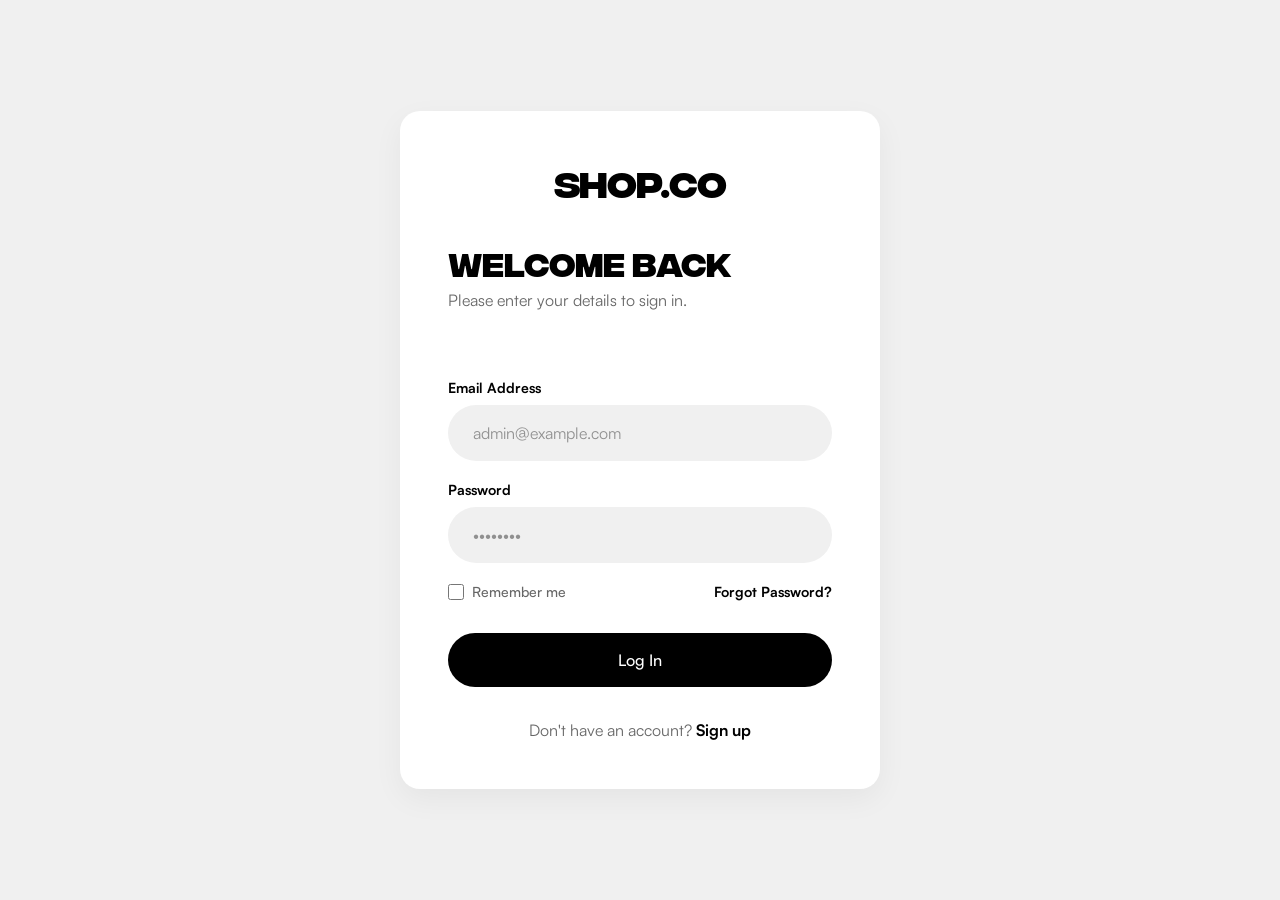
<file: cart.html>
<!doctype html>
<html lang="en">
  <head>
    <meta charset="UTF-8" />
    <meta name="viewport" content="width=device-width, initial-scale=1.0" />
    <title>SHOP.CO - Cart</title>
    <link rel="stylesheet" href="scss/main.css" />
  </head>
  <body>
    <section class="header">
      <div class="header__promo">
        <div class="header__signup-text">
          <p class="normal-text">
            Sign up and get 20% off to your first order.
          </p>
          <a class="signup__link" href="login.html"> Sign Up Now</a>
        </div>
        <button class="header__promo-close">
          <svg
            width="14"
            height="14"
            viewBox="0 0 14 14"
            fill="none"
            xmlns="http://www.w3.org/2000/svg"
          >
            <path
              d="M12.8532 11.5274C13.0293 11.7035 13.1283 11.9424 13.1283 12.1915C13.1283 12.4405 13.0293 12.6794 12.8532 12.8555C12.6771 13.0317 12.4382 13.1306 12.1891 13.1306C11.9401 13.1306 11.7012 13.0317 11.5251 12.8555L6.56491 7.89381L1.60319 12.854C1.42707 13.0301 1.1882 13.129 0.939126 13.129C0.690054 13.129 0.451184 13.0301 0.275064 12.854C0.0989435 12.6778 3.71146e-09 12.439 0 12.1899C-3.71146e-09 11.9408 0.0989435 11.702 0.275064 11.5258L5.23678 6.56569L0.276626 1.60397C0.100506 1.42785 0.00156253 1.18898 0.00156254 0.939907C0.00156254 0.690836 0.100506 0.451965 0.276626 0.275845C0.452746 0.0997246 0.691617 0.000781121 0.940688 0.000781119C1.18976 0.000781116 1.42863 0.0997246 1.60475 0.275845L6.56491 5.23756L11.5266 0.275063C11.7027 0.0989432 11.9416 -4.14954e-09 12.1907 0C12.4398 4.14954e-09 12.6786 0.0989432 12.8547 0.275063C13.0309 0.451184 13.1298 0.690054 13.1298 0.939126C13.1298 1.1882 13.0309 1.42707 12.8547 1.60319L7.89303 6.56569L12.8532 11.5274Z"
              fill="white"
            />
          </svg>
        </button>
      </div>
      <div class="header__main-container">
        <div class="header__main">
          <div class="header__head-bar">
            <button class="hamburger-btn">
              <svg
                class="header__main-hamburger"
                width="24"
                height="24"
                viewBox="0 0 24 24"
                fill="black"
                xmlns="http://www.w3.org/2000/svg"
              >
                <path
                  d="M21.375 12C21.375 12.2984 21.2565 12.5845 21.0455 12.7955C20.8345 13.0065 20.5484 13.125 20.25 13.125H3.75C3.45163 13.125 3.16548 13.0065 2.9545 12.7955C2.74353 12.5845 2.625 12.2984 2.625 12C2.625 11.7016 2.74353 11.4155 2.9545 11.2045C3.16548 10.9935 3.45163 10.875 3.75 10.875H20.25C20.5484 10.875 20.8345 10.9935 21.0455 11.2045C21.2565 11.4155 21.375 11.7016 21.375 12ZM3.75 7.125H20.25C20.5484 7.125 20.8345 7.00647 21.0455 6.7955C21.2565 6.58452 21.375 6.29837 21.375 6C21.375 5.70163 21.2565 5.41548 21.0455 5.2045C20.8345 4.99353 20.5484 4.875 20.25 4.875H3.75C3.45163 4.875 3.16548 4.99353 2.9545 5.2045C2.74353 5.41548 2.625 5.70163 2.625 6C2.625 6.29837 2.74353 6.58452 2.9545 6.7955C3.16548 7.00647 3.45163 7.125 3.75 7.125ZM20.25 16.875H3.75C3.45163 16.875 3.16548 16.9935 2.9545 17.2045C2.74353 17.4155 2.625 17.7016 2.625 18C2.625 18.2984 2.74353 18.5845 2.9545 18.7955C3.16548 19.0065 3.45163 19.125 3.75 19.125H20.25C20.5484 19.125 20.8345 19.0065 21.0455 18.7955C21.2565 18.5845 21.375 18.2984 21.375 18C21.375 17.7016 21.2565 17.4155 21.0455 17.2045C20.8345 16.9935 20.5484 16.875 20.25 16.875Z"
                  fill="black"
                />
              </svg>
            </button>
            <h1 class="header__main-logo">SHOP.CO</h1>
          </div>
          <div class="header__nav-container">
            <nav class="header__main-nav">
              <button class="header__nav-close">
                <svg
                  width="14"
                  height="14"
                  viewBox="0 0 14 14"
                  fill="none"
                  xmlns="http://www.w3.org/2000/svg"
                >
                  <path
                    d="M12.8532 11.5274C13.0293 11.7035 13.1283 11.9424 13.1283 12.1915C13.1283 12.4405 13.0293 12.6794 12.8532 12.8555C12.6771 13.0317 12.4382 13.1306 12.1891 13.1306C11.9401 13.1306 11.7012 13.0317 11.5251 12.8555L6.56491 7.89381L1.60319 12.854C1.42707 13.0301 1.1882 13.129 0.939126 13.129C0.690054 13.129 0.451184 13.0301 0.275064 12.854C0.0989435 12.6778 3.71146e-09 12.439 0 12.1899C-3.71146e-09 11.9408 0.0989435 11.702 0.275064 11.5258L5.23678 6.56569L0.276626 1.60397C0.100506 1.42785 0.00156253 1.18898 0.00156254 0.939907C0.00156254 0.690836 0.100506 0.451965 0.276626 0.275845C0.452746 0.0997246 0.691617 0.000781121 0.940688 0.000781119C1.18976 0.000781116 1.42863 0.0997246 1.60475 0.275845L6.56491 5.23756L11.5266 0.275063C11.7027 0.0989432 11.9416 -4.14954e-09 12.1907 0C12.4398 4.14954e-09 12.6786 0.0989432 12.8547 0.275063C13.0309 0.451184 13.1298 0.690054 13.1298 0.939126C13.1298 1.1882 13.0309 1.42707 12.8547 1.60319L7.89303 6.56569L12.8532 11.5274Z"
                    fill="white"
                  />
                </svg>
              </button>
              <ul class="header__nav-ul">
                <li class="header__nav-li"><a href="index.html">Home</a></li>
                <li class="header__nav-li">
                  <a href="product.html">Product</a>
                </li>
                <li class="header__nav-li"><a href="cart.html">Cart</a></li>
                <li class="header__nav-li"><a href="login.html">Login</a></li>
              </ul>
            </nav>
            <div class="sidebar-overlay"></div>
          </div>
          <div class="header__search">
            <svg
              width="21"
              height="21"
              viewBox="0 0 21 21"
              fill="none"
              xmlns="http://www.w3.org/2000/svg"
            >
              <path
                d="M19.9399 18.348L15.4877 13.8939C16.8226 12.1544 17.4458 9.97216 17.2309 7.78998C17.0161 5.60781 15.9792 3.58907 14.3306 2.14328C12.6821 0.697486 10.5453 -0.0670986 8.35376 0.00462578C6.16221 0.0763502 4.07999 0.979013 2.5295 2.5295C0.979013 4.07999 0.0763502 6.16221 0.00462578 8.35376C-0.0670986 10.5453 0.697486 12.6821 2.14328 14.3306C3.58907 15.9792 5.60781 17.0161 7.78998 17.2309C9.97216 17.4458 12.1544 16.8226 13.8939 15.4877L18.3499 19.9445C18.4545 20.0492 18.5787 20.1322 18.7155 20.1888C18.8522 20.2455 18.9987 20.2746 19.1467 20.2746C19.2947 20.2746 19.4413 20.2455 19.578 20.1888C19.7147 20.1322 19.839 20.0492 19.9436 19.9445C20.0482 19.8399 20.1313 19.7157 20.1879 19.5789C20.2445 19.4422 20.2737 19.2957 20.2737 19.1477C20.2737 18.9997 20.2445 18.8531 20.1879 18.7164C20.1313 18.5797 20.0482 18.4554 19.9436 18.3508L19.9399 18.348ZM2.26891 8.64392C2.26891 7.38306 2.6428 6.15052 3.3433 5.10215C4.04379 4.05379 5.03943 3.23669 6.20431 2.75418C7.36919 2.27167 8.65099 2.14543 9.88762 2.39141C11.1242 2.63739 12.2602 3.24455 13.1517 4.13611C14.0433 5.02767 14.6504 6.16359 14.8964 7.40021C15.1424 8.63684 15.0162 9.91864 14.5336 11.0835C14.0511 12.2484 13.234 13.244 12.1857 13.9445C11.1373 14.645 9.90477 15.0189 8.64392 15.0189C6.95369 15.0172 5.3332 14.345 4.13803 13.1498C2.94286 11.9546 2.27065 10.3341 2.26891 8.64392Z"
                fill="black"
                fill-opacity="0.4"
              />
            </svg>
            <label for="website-search"></label>
            <input
              type="text"
              name="website-search"
              id="website-search"
              class="header__search-input"
              placeholder="Search for products..."
            />
          </div>
          <div class="header__main-actions">
            <a href="" class="search-icon">
              <svg
                width="21"
                height="21"
                viewBox="0 0 21 21"
                fill="none"
                xmlns="http://www.w3.org/2000/svg"
              >
                <path
                  d="M19.9399 18.348L15.4877 13.8939C16.8226 12.1544 17.4458 9.97216 17.2309 7.78998C17.0161 5.60781 15.9792 3.58907 14.3306 2.14328C12.6821 0.697486 10.5453 -0.0670986 8.35376 0.00462578C6.16221 0.0763502 4.07999 0.979013 2.5295 2.5295C0.979013 4.07999 0.0763502 6.16221 0.00462578 8.35376C-0.0670986 10.5453 0.697486 12.6821 2.14328 14.3306C3.58907 15.9792 5.60781 17.0161 7.78998 17.2309C9.97216 17.4458 12.1544 16.8226 13.8939 15.4877L18.3499 19.9445C18.4545 20.0492 18.5787 20.1322 18.7155 20.1888C18.8522 20.2455 18.9987 20.2746 19.1467 20.2746C19.2947 20.2746 19.4413 20.2455 19.578 20.1888C19.7147 20.1322 19.839 20.0492 19.9436 19.9445C20.0482 19.8399 20.1313 19.7157 20.1879 19.5789C20.2445 19.4422 20.2737 19.2957 20.2737 19.1477C20.2737 18.9997 20.2445 18.8531 20.1879 18.7164C20.1313 18.5797 20.0482 18.4554 19.9436 18.3508L19.9399 18.348ZM2.26891 8.64392C2.26891 7.38306 2.6428 6.15052 3.3433 5.10215C4.04379 4.05379 5.03943 3.23669 6.20431 2.75418C7.36919 2.27167 8.65099 2.14543 9.88762 2.39141C11.1242 2.63739 12.2602 3.24455 13.1517 4.13611C14.0433 5.02767 14.6504 6.16359 14.8964 7.40021C15.1424 8.63684 15.0162 9.91864 14.5336 11.0835C14.0511 12.2484 13.234 13.244 12.1857 13.9445C11.1373 14.645 9.90477 15.0189 8.64392 15.0189C6.95369 15.0172 5.3332 14.345 4.13803 13.1498C2.94286 11.9546 2.27065 10.3341 2.26891 8.64392Z"
                  fill="black"
                />
              </svg>
            </a>
            <a href="cart.html" class="cart-link">
              <span class="cart-count" id="cartCount">0</span>
              <svg
                width="23"
                height="21"
                viewBox="0 0 23 21"
                fill="none"
                xmlns="http://www.w3.org/2000/svg"
              >
                <path
                  d="M9.375 18.375C9.375 18.7458 9.26503 19.1084 9.059 19.4167C8.85298 19.725 8.56014 19.9654 8.21753 20.1073C7.87492 20.2492 7.49792 20.2863 7.1342 20.214C6.77049 20.1416 6.4364 19.963 6.17417 19.7008C5.91195 19.4386 5.73337 19.1045 5.66103 18.7408C5.58868 18.3771 5.62581 18.0001 5.76773 17.6575C5.90964 17.3149 6.14996 17.022 6.45831 16.816C6.76665 16.61 7.12916 16.5 7.5 16.5C7.99728 16.5 8.47419 16.6975 8.82582 17.0492C9.17745 17.4008 9.375 17.8777 9.375 18.375ZM17.25 16.5C16.8792 16.5 16.5166 16.61 16.2083 16.816C15.9 17.022 15.6596 17.3149 15.5177 17.6575C15.3758 18.0001 15.3387 18.3771 15.411 18.7408C15.4834 19.1045 15.662 19.4386 15.9242 19.7008C16.1864 19.963 16.5205 20.1416 16.8842 20.214C17.2479 20.2863 17.6249 20.2492 17.9675 20.1073C18.3101 19.9654 18.603 19.725 18.809 19.4167C19.015 19.1084 19.125 18.7458 19.125 18.375C19.125 17.8777 18.9275 17.4008 18.5758 17.0492C18.2242 16.6975 17.7473 16.5 17.25 16.5ZM22.0753 5.20594L19.5169 13.5216C19.3535 14.0593 19.0211 14.5301 18.569 14.864C18.1169 15.1979 17.5692 15.3771 17.0072 15.375H7.77469C7.2046 15.3732 6.65046 15.1866 6.1953 14.8433C5.74015 14.5001 5.40848 14.0186 5.25 13.4709L2.04469 2.25H1.125C0.826631 2.25 0.540483 2.13147 0.329505 1.9205C0.118526 1.70952 0 1.42337 0 1.125C0 0.826631 0.118526 0.540483 0.329505 0.329505C0.540483 0.118526 0.826631 0 1.125 0H2.32687C2.73407 0.00125797 3.12988 0.134515 3.45493 0.379779C3.77998 0.625044 4.01674 0.969093 4.12969 1.36031L4.81312 3.75H21C21.1761 3.74999 21.3497 3.7913 21.5069 3.87061C21.664 3.94992 21.8004 4.06501 21.905 4.20664C22.0096 4.34826 22.0795 4.51246 22.1091 4.68602C22.1387 4.85958 22.1271 5.03766 22.0753 5.20594ZM19.4766 6H5.45531L7.41375 12.8531C7.43617 12.9315 7.48354 13.0005 7.54867 13.0495C7.6138 13.0986 7.69315 13.1251 7.77469 13.125H17.0072C17.0875 13.1252 17.1656 13.0996 17.2303 13.052C17.2949 13.0044 17.3426 12.9373 17.3662 12.8606L19.4766 6Z"
                  fill="black"
                />
              </svg>
            </a>
            <a href="login.html" id="loginLink">
              <svg
                width="24"
                height="24"
                viewBox="0 0 24 24"
                fill="none"
                xmlns="http://www.w3.org/2000/svg"
              >
                <path
                  d="M12 1.875C9.99747 1.875 8.0399 2.46882 6.37486 3.58137C4.70981 4.69392 3.41206 6.27523 2.64572 8.12533C1.87939 9.97543 1.67888 12.0112 2.06955 13.9753C2.46023 15.9393 3.42454 17.7435 4.84055 19.1595C6.25656 20.5755 8.06066 21.5398 10.0247 21.9305C11.9888 22.3211 14.0246 22.1206 15.8747 21.3543C17.7248 20.5879 19.3061 19.2902 20.4186 17.6251C21.5312 15.9601 22.125 14.0025 22.125 12C22.122 9.3156 21.0543 6.74199 19.1562 4.84383C17.258 2.94567 14.6844 1.87798 12 1.875ZM7.45969 18.4284C7.98195 17.7143 8.66528 17.1335 9.45418 16.7331C10.2431 16.3327 11.1153 16.124 12 16.124C12.8847 16.124 13.7569 16.3327 14.5458 16.7331C15.3347 17.1335 16.0181 17.7143 16.5403 18.4284C15.2134 19.3695 13.6268 19.875 12 19.875C10.3732 19.875 8.78665 19.3695 7.45969 18.4284ZM9.375 11.25C9.375 10.7308 9.52896 10.2233 9.8174 9.79163C10.1058 9.35995 10.5158 9.0235 10.9955 8.82482C11.4751 8.62614 12.0029 8.57415 12.5121 8.67544C13.0213 8.77672 13.489 9.02673 13.8562 9.39384C14.2233 9.76096 14.4733 10.2287 14.5746 10.7379C14.6759 11.2471 14.6239 11.7749 14.4252 12.2545C14.2265 12.7342 13.8901 13.1442 13.4584 13.4326C13.0267 13.721 12.5192 13.875 12 13.875C11.3038 13.875 10.6361 13.5984 10.1438 13.1062C9.65157 12.6139 9.375 11.9462 9.375 11.25ZM18.1875 16.8694C17.4583 15.9419 16.5289 15.1914 15.4688 14.6737C16.1444 13.9896 16.6026 13.1208 16.7858 12.1769C16.9689 11.2329 16.8688 10.2558 16.498 9.36861C16.1273 8.4814 15.5024 7.72364 14.702 7.19068C13.9017 6.65771 12.9616 6.37334 12 6.37334C11.0384 6.37334 10.0983 6.65771 9.29797 7.19068C8.49762 7.72364 7.87275 8.4814 7.50198 9.36861C7.13121 10.2558 7.0311 11.2329 7.21424 12.1769C7.39739 13.1208 7.85561 13.9896 8.53125 14.6737C7.4711 15.1914 6.54168 15.9419 5.8125 16.8694C4.89661 15.7083 4.32614 14.3129 4.1664 12.8427C4.00665 11.3725 4.2641 9.88711 4.90925 8.55644C5.55441 7.22578 6.5612 6.10366 7.81439 5.31855C9.06757 4.53343 10.5165 4.11703 11.9953 4.11703C13.4741 4.11703 14.9231 4.53343 16.1762 5.31855C17.4294 6.10366 18.4362 7.22578 19.0814 8.55644C19.7265 9.88711 19.984 11.3725 19.8242 12.8427C19.6645 14.3129 19.094 15.7083 18.1781 16.8694H18.1875Z"
                  fill="black"
                />
              </svg>
            </a>
          </div>
        </div>
      </div>
    </section>
    <main class="cart-page">
      <nav class="breadcrumb">
        <a href="index.html" class="breadcrumb__link">Home</a>
        <span class="breadcrumb__separator"
          ><svg
            width="14"
            height="14"
            viewBox="0 0 14 14"
            fill="none"
            xmlns="http://www.w3.org/2000/svg"
          >
            <path
              d="M5.71409 2.1607L10.0891 6.5357C10.1503 6.59666 10.1988 6.66911 10.2319 6.74888C10.2651 6.82865 10.2821 6.91417 10.2821 7.00054C10.2821 7.08691 10.2651 7.17243 10.2319 7.2522C10.1988 7.33197 10.1503 7.40442 10.0891 7.46538L5.71409 11.8404C5.5908 11.9637 5.42359 12.0329 5.24924 12.0329C5.07489 12.0329 4.90768 11.9637 4.7844 11.8404C4.66112 11.7171 4.59186 11.5499 4.59186 11.3755C4.59186 11.2012 4.66112 11.034 4.7844 10.9107L8.6951 6.99999L4.78385 3.08929C4.66057 2.96601 4.59131 2.7988 4.59131 2.62445C4.59131 2.4501 4.66057 2.28289 4.78385 2.1596C4.90714 2.03632 5.07435 1.96706 5.2487 1.96706C5.42305 1.96706 5.59026 2.03632 5.71354 2.1596L5.71409 2.1607Z"
              fill="black"
              fill-opacity="0.6"
            />
          </svg>
        </span>
        <span class="breadcrumb__current">Cart</span>
      </nav>

      <h1 class="cart-page__title">YOUR CART</h1>

      <div class="cart-page__layout">
        <section class="cart-list" id="cartList"></section>

        <aside class="cart-summary" id="cartSummary">
          <h2 class="cart-summary__title">Order Summary</h2>

          <div class="cart-summary__row">
            <span class="cart-summary__label">Subtotal</span>
            <span class="cart-summary__value" id="cartSubtotal">$565</span>
          </div>
          <div class="cart-summary__row">
            <span class="cart-summary__label" id="cartDiscountLabel"
              >Discount</span
            >
            <span
              class="cart-summary__value cart-summary__value--discount"
              id="cartDiscount"
              >-$113</span
            >
          </div>
          <div class="cart-summary__row">
            <span class="cart-summary__label">Delivery Fee</span>
            <span class="cart-summary__value" id="cartDelivery">$15</span>
          </div>

          <hr class="cart-summary__divider" />

          <div class="cart-summary__row cart-summary__row--total">
            <span class="cart-summary__label">Total</span>
            <span class="cart-summary__value" id="cartTotal">$467</span>
          </div>

          <form class="promo-code" onsubmit="return false;">
            <div class="promo-code__wrapper">
              <svg
                width="18"
                height="18"
                viewBox="0 0 18 18"
                fill="none"
                xmlns="http://www.w3.org/2000/svg"
              >
                <path
                  d="M17.043 8.21719L9.2836 0.457819C9.13893 0.312196 8.96679 0.196742 8.77716 0.118154C8.58753 0.0395664 8.38418 -0.000592428 8.17891 6.60406e-06H0.937507C0.688866 6.60406e-06 0.450409 0.0987787 0.274594 0.274594C0.0987787 0.450409 6.60406e-06 0.688866 6.60406e-06 0.937507V8.17891C-0.000592428 8.38418 0.0395664 8.58753 0.118154 8.77716C0.196742 8.96679 0.312196 9.13893 0.457819 9.2836L8.21719 17.043C8.51021 17.3359 8.90756 17.5005 9.32188 17.5005C9.7362 17.5005 10.1336 17.3359 10.4266 17.043L17.043 10.4266C17.3359 10.1336 17.5005 9.7362 17.5005 9.32188C17.5005 8.90756 17.3359 8.51021 17.043 8.21719ZM9.32188 15.4961L1.87501 8.04688V1.87501H8.04688L15.4938 9.32188L9.32188 15.4961ZM5.62501 4.37501C5.62501 4.62223 5.5517 4.86391 5.41434 5.06947C5.27699 5.27503 5.08177 5.43525 4.85336 5.52986C4.62495 5.62447 4.37362 5.64922 4.13114 5.60099C3.88867 5.55276 3.66594 5.43371 3.49112 5.25889C3.31631 5.08407 3.19726 4.86135 3.14902 4.61887C3.10079 4.37639 3.12555 4.12506 3.22016 3.89665C3.31477 3.66824 3.47498 3.47302 3.68054 3.33567C3.88611 3.19832 4.12778 3.12501 4.37501 3.12501C4.70653 3.12501 5.02447 3.2567 5.25889 3.49112C5.49331 3.72554 5.62501 4.04349 5.62501 4.37501Z"
                  fill="black"
                  fill-opacity="0.4"
                />
              </svg>

              <input
                type="text"
                id="couponInput"
                class="promo-code__input"
                placeholder="Add promo code"
              />
            </div>
            <button
              type="button"
              class="btn btn--primary promo-code__apply"
              id="applyCouponBtn"
            >
              Apply
            </button>
          </form>
          <p class="promo-code__message" id="couponMessage"></p>

          <button
            class="btn btn--primary cart-summary__checkout"
            id="checkoutBtn"
          >
            Go to Checkout
            <svg
              width="24"
              height="24"
              viewBox="0 0 24 24"
              fill="none"
              xmlns="http://www.w3.org/2000/svg"
            >
              <path
                d="M5 12h14M12 5l7 7-7 7"
                stroke="white"
                stroke-width="2"
                stroke-linecap="round"
                stroke-linejoin="round"
              />
            </svg>
          </button>
        </aside>
      </div>
    </main>

    <div class="modal-overlay hidden" id="successModal">
      <div class="modal">
        <div class="modal__icon">&#10003;</div>
        <h2 class="modal__title">Order Successful!</h2>
        <p class="modal__text">Your order has been placed successfully.</p>
        <button class="btn btn--primary btn--full" id="modalOkBtn">OK</button>
      </div>
    </div>
    <section class="footer">
      <form class="footer__subscribe">
        <h1 class="footer__subscribe-heading">
          STAY UPTO DATE ABOUT OUR LATEST OFFERS
        </h1>
        <div class="footer__subscribe-email">
          <div class="footer__email-input">
            <svg
              width="17"
              height="14"
              viewBox="0 0 17 14"
              fill="none"
              xmlns="http://www.w3.org/2000/svg"
            >
              <path
                d="M15.9375 0H0.9375C0.68886 0 0.450403 0.0987719 0.274587 0.274587C0.0987721 0.450403 0 0.68886 0 0.9375V11.5625C0 11.9769 0.16462 12.3743 0.457646 12.6674C0.750671 12.9604 1.1481 13.125 1.5625 13.125H15.3125C15.7269 13.125 16.1243 12.9604 16.4174 12.6674C16.7104 12.3743 16.875 11.9769 16.875 11.5625V0.9375C16.875 0.68886 16.7762 0.450403 16.6004 0.274587C16.4246 0.0987719 16.1861 0 15.9375 0ZM8.4375 6.54063L3.34766 1.875H13.5273L8.4375 6.54063ZM5.68672 6.5625L1.875 10.0562V3.06875L5.68672 6.5625ZM7.07422 7.83437L7.80391 8.50391C7.97682 8.66246 8.2029 8.75042 8.4375 8.75042C8.6721 8.75042 8.89818 8.66246 9.07109 8.50391L9.80078 7.83437L13.5273 11.25H3.34766L7.07422 7.83437ZM11.1883 6.5625L15 3.06875V10.0562L11.1883 6.5625Z"
                fill="black"
                fill-opacity="0.4"
              />
            </svg>
            <label for="email"></label>
            <input
              type="email"
              name="email"
              id="email"
              placeholder="Enter your email address"
            />
          </div>
          <button type="submit" class="footer__subscribe-button">
            Subscribe to Newsletter
          </button>
        </div>
      </form>
      <div class="footer__main">
        <div class="footer__brand">
          <div class="footer__brand-intro">
            <a class="footer__logo" href="index.html"
              ><h1 class="footer__logo-header">SHOP.CO</h1></a
            >
            <p class="footer__brand-description">
              We have clothes that suits your style and which you’re proud to
              wear. From women to men.
            </p>
          </div>
          <nav class="brand__socials">
            <ul>
              <li>
                <a href="https://www.twitter.com">
                  <svg
                    width="28"
                    height="28"
                    viewBox="0 0 28 28"
                    fill="none"
                    xmlns="http://www.w3.org/2000/svg"
                  >
                    <circle cx="14" cy="14" r="14" fill="white" />
                    <circle
                      cx="14"
                      cy="14"
                      r="13.5"
                      stroke="black"
                      stroke-opacity="0.2"
                    />
                    <svg
                      x="9.04"
                      y="9.93"
                      width="12"
                      height="10"
                      viewBox="0 0 12 10"
                      fill="none"
                      xmlns="http://www.w3.org/2000/svg"
                    >
                      <path
                        d="M11.1739 1.04756C10.7549 1.23379 10.3126 1.35018 9.84702 1.42002C10.3126 1.14067 10.6851 0.698371 10.848 0.162953C10.4057 0.419022 9.91686 0.605254 9.38144 0.721649C8.96242 0.279348 8.35717 0 7.70535 0C6.44829 0 5.42401 1.02428 5.42401 2.28134C5.42401 2.46758 5.44729 2.63053 5.49385 2.79348C3.60825 2.70037 1.90888 1.79248 0.768207 0.395743C0.581975 0.744929 0.46558 1.11739 0.46558 1.53641C0.46558 2.3279 0.861323 3.02627 1.48986 3.44529C1.11739 3.42202 0.768207 3.3289 0.442301 3.16595V3.18922C0.442301 4.30662 1.23379 5.23778 2.28134 5.44729C2.09511 5.49385 1.8856 5.51713 1.67609 5.51713C1.53641 5.51713 1.37346 5.49385 1.23379 5.47057C1.53641 6.37845 2.37446 7.05354 3.37546 7.05354C2.58397 7.6588 1.60625 8.03126 0.535417 8.03126C0.349185 8.03126 0.162953 8.03126 0 8.00798C1.02428 8.65979 2.21151 9.03226 3.51513 9.03226C7.72863 9.03226 10.0333 5.54041 10.0333 2.51413C10.0333 2.42102 10.0333 2.30462 10.0333 2.21151C10.4756 1.90888 10.8713 1.51314 11.1739 1.04756Z"
                        fill="black"
                      />
                    </svg>
                  </svg>
                </a>
              </li>
              <li>
                <a href="https://www.facebook.com">
                  <svg
                    width="28"
                    height="28"
                    viewBox="0 0 28 28"
                    fill="none"
                    xmlns="http://www.w3.org/2000/svg"
                  >
                    <circle cx="14" cy="14" r="14" fill="black" />
                    <svg
                      x="10.14"
                      y="8.13"
                      width="7"
                      height="13"
                      viewBox="0 0 7 13"
                      fill="none"
                      xmlns="http://www.w3.org/2000/svg"
                    >
                      <path
                        d="M1.86888 12.1749V6.62136H0V4.45703H1.86888V2.8609C1.86888 1.00861 3.0002 0 4.65258 0C5.44408 0 6.12434 0.0589293 6.32258 0.0852686V2.02102L5.17657 2.02154C4.27792 2.02154 4.10392 2.44857 4.10392 3.0752V4.45703H6.24712L5.96807 6.62136H4.10391V12.1749H1.86888Z"
                        fill="white"
                      />
                    </svg>
                  </svg>
                </a>
              </li>
              <li>
                <a class="social-bg" href="https://www.instagram.com">
                  <svg
                    width="28"
                    height="28"
                    viewBox="0 0 28 28"
                    fill="none"
                    xmlns="http://www.w3.org/2000/svg"
                  >
                    <circle cx="14" cy="14" r="14" fill="white" />
                    <circle
                      cx="14"
                      cy="14"
                      r="13.5"
                      stroke="black"
                      stroke-opacity="0.2"
                    />
                    <svg
                      x="7.23"
                      y="7.23"
                      width="14"
                      height="14"
                      viewBox="0 0 14 14"
                      fill="none"
                      xmlns="http://www.w3.org/2000/svg"
                    >
                      <path
                        d="M6.77419 1.22064C8.5829 1.22064 8.7971 1.22742 9.51161 1.26C9.94122 1.26526 10.3667 1.34414 10.7697 1.49323C11.0619 1.60592 11.3273 1.77855 11.5487 2C11.7702 2.22145 11.9428 2.48683 12.0555 2.77903C12.2046 3.18197 12.2835 3.60749 12.2887 4.0371C12.321 4.75161 12.3281 4.96581 12.3281 6.77452C12.3281 8.58322 12.3213 8.79742 12.2887 9.51193C12.2835 9.94154 12.2046 10.3671 12.0555 10.77C11.9428 11.0622 11.7702 11.3276 11.5487 11.549C11.3273 11.7705 11.0619 11.9431 10.7697 12.0558C10.3667 12.2049 9.94122 12.2838 9.51161 12.289C8.79742 12.3213 8.58323 12.3284 6.77419 12.3284C4.96516 12.3284 4.75097 12.3216 4.03677 12.289C3.60717 12.2838 3.18165 12.2049 2.77871 12.0558C2.4865 11.9431 2.22113 11.7705 1.99968 11.549C1.77822 11.3276 1.60559 11.0622 1.4929 10.77C1.34382 10.3671 1.26493 9.94154 1.25968 9.51193C1.22742 8.79742 1.22032 8.58322 1.22032 6.77452C1.22032 4.96581 1.2271 4.75161 1.25968 4.0371C1.26493 3.60749 1.34382 3.18197 1.4929 2.77903C1.60559 2.48683 1.77822 2.22145 1.99968 2C2.22113 1.77855 2.4865 1.60592 2.77871 1.49323C3.18165 1.34414 3.60717 1.26526 4.03677 1.26C4.75129 1.22774 4.96548 1.22064 6.77419 1.22064ZM6.77419 0C4.93548 0 4.70387 0.00774191 3.98129 0.0406451C3.41905 0.0518283 2.86277 0.158284 2.33613 0.355484C1.88435 0.525699 1.47516 0.79244 1.1371 1.1371C0.792129 1.47528 0.525159 1.88471 0.354839 2.33677C0.157639 2.86342 0.0511832 3.41969 0.04 3.98194C0.00774196 4.70387 0 4.93548 0 6.77419C0 8.6129 0.00774191 8.84452 0.0406451 9.5671C0.0518283 10.1293 0.158284 10.6856 0.355484 11.2123C0.525616 11.6643 0.792362 12.0737 1.1371 12.4119C1.47535 12.7567 1.88477 13.0234 2.33677 13.1935C2.86342 13.3907 3.41969 13.4972 3.98194 13.5084C4.70452 13.5406 4.93516 13.549 6.77484 13.549C8.61452 13.549 8.84516 13.5413 9.56774 13.5084C10.13 13.4972 10.6863 13.3907 11.2129 13.1935C11.6628 13.0192 12.0713 12.7528 12.4123 12.4116C12.7534 12.0703 13.0195 11.6616 13.1936 11.2116C13.3907 10.685 13.4972 10.1287 13.5084 9.56645C13.5406 8.84451 13.5484 8.6129 13.5484 6.77419C13.5484 4.93548 13.5406 4.70387 13.5077 3.98129C13.4966 3.41905 13.3901 2.86277 13.1929 2.33613C13.0228 1.88412 12.756 1.4747 12.4113 1.13645C12.073 0.791716 11.6636 0.52497 11.2116 0.354839C10.685 0.157639 10.1287 0.0511832 9.56645 0.04C8.84452 0.00774196 8.6129 0 6.77419 0Z"
                        fill="black"
                      />
                      <svg
                        x="3.3"
                        y="3.3"
                        width="7"
                        height="7"
                        viewBox="0 0 7 7"
                        fill="none"
                        xmlns="http://www.w3.org/2000/svg"
                      >
                        <path
                          d="M3.47871 0C2.79069 0 2.11811 0.204023 1.54604 0.586268C0.973973 0.968514 0.528098 1.51181 0.264803 2.14746C0.00150742 2.78312 -0.0673828 3.48257 0.0668439 4.15737C0.201071 4.83218 0.532386 5.45202 1.01889 5.93853C1.5054 6.42503 2.12525 6.75635 2.80005 6.89058C3.47485 7.0248 4.1743 6.95591 4.80996 6.69262C5.44561 6.42932 5.98891 5.98345 6.37115 5.41138C6.7534 4.83931 6.95742 4.16673 6.95742 3.47871C6.95742 2.5561 6.59091 1.67128 5.93853 1.01889C5.28615 0.366506 4.40132 0 3.47871 0ZM3.47871 5.73677C3.03211 5.73677 2.59553 5.60434 2.2242 5.35622C1.85286 5.1081 1.56344 4.75544 1.39253 4.34283C1.22162 3.93023 1.17691 3.4762 1.26403 3.03818C1.35116 2.60016 1.56622 2.19781 1.88202 1.88202C2.19781 1.56622 2.60016 1.35116 3.03818 1.26403C3.47621 1.17691 3.93023 1.22162 4.34283 1.39253C4.75544 1.56344 5.1081 1.85286 5.35622 2.2242C5.60434 2.59553 5.73678 3.03211 5.73678 3.47871C5.73678 4.07759 5.49887 4.65193 5.0754 5.0754C4.65193 5.49887 4.07759 5.73677 3.47871 5.73677Z"
                          fill="black"
                        />
                      </svg>
                    </svg>
                    <svg
                      x="16.57"
                      y="9.8"
                      width="2"
                      height="2"
                      viewBox="0 0 2 2"
                      fill="none"
                      xmlns="http://www.w3.org/2000/svg"
                    >
                      <path
                        d="M0.812903 1.62581C1.26186 1.62581 1.62581 1.26186 1.62581 0.812903C1.62581 0.363949 1.26186 0 0.812903 0C0.363949 0 0 0.363949 0 0.812903C0 1.26186 0.363949 1.62581 0.812903 1.62581Z"
                        fill="black"
                      />
                    </svg>
                  </svg>
                </a>
              </li>
              <li>
                <a href="https://www.github.com">
                  <svg
                    width="28"
                    height="28"
                    viewBox="0 0 28 28"
                    fill="none"
                    xmlns="http://www.w3.org/2000/svg"
                  >
                    <circle cx="14" cy="14" r="14" fill="white" />
                    <circle
                      cx="14"
                      cy="14"
                      r="13.5"
                      stroke="black"
                      stroke-opacity="0.2"
                    />
                    <path
                      fill-rule="evenodd"
                      clip-rule="evenodd"
                      d="M14.6068 7.22656C11.0159 7.22656 8.12695 10.1155 8.12695 13.7065C8.12695 16.5684 9.98992 18.9984 12.5549 19.8624C12.8789 19.9164 12.9869 19.7274 12.9869 19.5384C12.9869 19.3764 12.9869 18.9714 12.9869 18.4314C11.1779 18.8364 10.7999 17.5674 10.7999 17.5674C10.5029 16.8114 10.0709 16.6224 10.0709 16.6224C9.47693 16.2174 10.1249 16.2174 10.1249 16.2174C10.7729 16.2714 11.1239 16.8924 11.1239 16.8924C11.6909 17.8914 12.6359 17.5944 13.0139 17.4324C13.0679 17.0004 13.2299 16.7304 13.4189 16.5684C11.9879 16.4064 10.4759 15.8394 10.4759 13.3555C10.4759 12.6535 10.7189 12.0595 11.1509 11.6275C11.0969 11.4655 10.8539 10.8175 11.2049 9.89952C11.2049 9.89952 11.7449 9.73752 12.9869 10.5745C13.4999 10.4395 14.0669 10.3585 14.6068 10.3585C15.1468 10.3585 15.7138 10.4395 16.2268 10.5745C17.4688 9.73752 18.0088 9.89952 18.0088 9.89952C18.3598 10.7905 18.1438 11.4385 18.0628 11.6275C18.4678 12.0865 18.7378 12.6535 18.7378 13.3555C18.7378 15.8394 17.2258 16.3794 15.7678 16.5414C16.0108 16.7304 16.1998 17.1354 16.1998 17.7294C16.1998 18.5934 16.1998 19.2954 16.1998 19.5114C16.1998 19.6734 16.3078 19.8894 16.6588 19.8354C19.2238 18.9984 21.0867 16.5684 21.0867 13.7065C21.0867 10.1155 18.1978 7.22656 14.6068 7.22656Z"
                      fill="black"
                    />
                    <svg
                      x="8.13"
                      y="7.23"
                      width="13"
                      height="13"
                      viewBox="0 0 13 13"
                      fill="none"
                      xmlns="http://www.w3.org/2000/svg"
                    >
                      <path
                        fill-rule="evenodd"
                        clip-rule="evenodd"
                        d="M6.4799 0C2.88895 0 0 2.88895 0 6.4799C0 9.34185 1.86297 11.7718 4.42793 12.6358C4.75192 12.6898 4.85992 12.5008 4.85992 12.3118C4.85992 12.1498 4.85992 11.7448 4.85992 11.2048C3.05095 11.6098 2.67296 10.3408 2.67296 10.3408C2.37596 9.58485 1.94397 9.39585 1.94397 9.39585C1.34998 8.99086 1.99797 8.99086 1.99797 8.99086C2.64596 9.04486 2.99695 9.66585 2.99695 9.66585C3.56394 10.6648 4.50893 10.3678 4.88692 10.2058C4.94092 9.77384 5.10292 9.50385 5.29191 9.34185C3.86094 9.17985 2.34896 8.61286 2.34896 6.1289C2.34896 5.42691 2.59196 4.83292 3.02395 4.40093C2.96995 4.23893 2.72696 3.59094 3.07795 2.67296C3.07795 2.67296 3.61794 2.51096 4.85992 3.34795C5.37291 3.21295 5.9399 3.13195 6.4799 3.13195C7.01989 3.13195 7.58688 3.21295 8.09987 3.34795C9.34185 2.51096 9.88184 2.67296 9.88184 2.67296C10.2328 3.56394 10.0168 4.21193 9.93584 4.40093C10.3408 4.85992 10.6108 5.42691 10.6108 6.1289C10.6108 8.61286 9.09885 9.15285 7.64088 9.31485C7.88387 9.50385 8.07287 9.90884 8.07287 10.5028C8.07287 11.3668 8.07287 12.0688 8.07287 12.2848C8.07287 12.4468 8.18087 12.6628 8.53186 12.6088C11.0968 11.7718 12.9598 9.34185 12.9598 6.4799C12.9598 2.88895 10.0708 0 6.4799 0Z"
                        fill="black"
                      />
                    </svg>
                  </svg>
                </a>
              </li>
            </ul>
          </nav>
        </div>
        <div class="footer__nav">
          <div class="footer__nav-group company">
            <h3 class="nav-group-header">COMPANY</h3>
            <ul>
              <li>
                <a href=""> About </a>
              </li>
              <li>
                <a href=""> Features </a>
              </li>
              <li>
                <a href=""> Work </a>
              </li>
              <li>
                <a href=""> Career </a>
              </li>
            </ul>
          </div>
          <div class="footer__nav-group help">
            <h3 class="nav-group-header">HELP</h3>
            <ul>
              <li>
                <a href=""> Customer Support </a>
              </li>
              <li>
                <a href="">Delivery Tools</a>
              </li>
              <li>
                <a href=""> Terms and Conditions </a>
              </li>
              <li>
                <a href=""> Privacy Policy </a>
              </li>
            </ul>
          </div>
          <div class="footer__nav-group faq">
            <h3 class="nav-group-header">FAQ</h3>
            <ul>
              <li><a href="">Account</a></li>
              <li><a href="">Manage Deliveries</a></li>
              <li><a href="">Orders</a></li>
              <li><a href="">Payments</a></li>
            </ul>
          </div>
          <div class="footer__nav-group resources">
            <h3 class="nav-group-header">RESOURCES</h3>
            <ul>
              <li><a href="">Free eBooks</a></li>
              <li><a href="">Development Tutorial</a></li>
              <li><a href="">How to - Blog</a></li>
              <li><a href="">YouTube Playlist</a></li>
            </ul>
          </div>
        </div>
      </div>
      <div class="footer__bottom">
        <p class="footer__copyright">
          Shop.co © 2000-2023, All Rights Reserved
        </p>
        <div class="footer__payments">
          <ul class="payments-list">
            <li class="list__element">
              <a href="https://www.visa.com">
                <div class="payment-container">
                  <svg
                    width="28"
                    height="9"
                    viewBox="0 0 28 9"
                    fill="none"
                    xmlns="http://www.w3.org/2000/svg"
                  >
                    <path
                      d="M13.8101 0.159378L11.9464 8.87136H9.69278L11.5568 0.159378H13.8101ZM23.2919 5.78474L24.4785 2.51309L25.1612 5.78474H23.2919ZM25.8064 8.87136H27.891L26.0719 0.159378H24.1478C23.7155 0.159378 23.3507 0.410852 23.1883 0.798541L19.8072 8.87136H22.1738L22.6437 7.57042H25.5351L25.8064 8.87136ZM19.9246 6.02683C19.9343 3.72744 16.7448 3.60088 16.7669 2.57375C16.7735 2.26079 17.0716 1.9288 17.7226 1.84359C18.046 1.80141 18.9353 1.76914 19.945 2.23376L20.3404 0.386311C19.7981 0.189433 19.1002 0 18.2321 0C16.0047 0 14.4369 1.1843 14.4236 2.8801C14.4096 4.13416 15.5429 4.83399 16.3968 5.2509C17.2748 5.67802 17.5698 5.95156 17.566 6.33346C17.5602 6.9183 16.8656 7.17584 16.2176 7.18604C15.0843 7.20397 14.4267 6.88025 13.9025 6.63594L13.4941 8.54489C14.0205 8.78671 14.9925 8.99682 16.0009 9.00758C18.3681 9.00758 19.9169 7.83789 19.9246 6.02683ZM10.5898 0.159378L6.93842 8.87136H4.55576L2.75904 1.91859C2.64985 1.49037 2.555 1.33375 2.22328 1.15314C1.68201 0.85948 0.787235 0.583465 0 0.412506L0.053769 0.159378H3.88847C4.37708 0.159378 4.81688 0.48475 4.92773 1.04753L5.87682 6.08915L8.22198 0.159378H10.5898Z"
                      fill="#1434CB"
                    />
                  </svg>
                </div>
              </a>
            </li>
            <li class="list__element">
              <a href="https://www.mastercard.com">
                <div class="payment-container">
                  <svg
                    width="22"
                    height="14"
                    viewBox="0 0 22 14"
                    fill="none"
                    xmlns="http://www.w3.org/2000/svg"
                  >
                    <path
                      d="M13.8199 1.43749H7.93687V12.0095H13.8199V1.43749Z"
                      fill="#FF5F00"
                    />
                    <path
                      d="M8.31045 6.7235C8.30952 5.70534 8.54024 4.70031 8.98515 3.78449C9.43006 2.86868 10.0775 2.06609 10.8784 1.43749C9.88658 0.657867 8.69539 0.173033 7.44101 0.0383998C6.18664 -0.0962332 4.91969 0.124762 3.78498 0.676137C2.65027 1.22751 1.69358 2.08702 1.02426 3.15641C0.35494 4.22579 0 5.46192 0 6.7235C0 7.98508 0.35494 9.2212 1.02426 10.2906C1.69358 11.36 2.65027 12.2195 3.78498 12.7709C4.91969 13.3222 6.18664 13.5432 7.44101 13.4086C8.69539 13.274 9.88658 12.7891 10.8784 12.0095C10.0775 11.3809 9.43007 10.5783 8.98516 9.6625C8.54025 8.74669 8.30953 7.74166 8.31045 6.7235Z"
                      fill="#EB001B"
                    />
                    <path
                      d="M21.7565 6.7235C21.7566 7.98506 21.4017 9.22118 20.7324 10.2906C20.0631 11.36 19.1064 12.2195 17.9718 12.7708C16.8371 13.3222 15.5701 13.5432 14.3158 13.4086C13.0614 13.274 11.8703 12.7891 10.8784 12.0095C11.6787 11.3803 12.3256 10.5776 12.7704 9.66188C13.2153 8.74621 13.4464 7.7415 13.4464 6.7235C13.4464 5.7055 13.2153 4.70078 12.7704 3.78511C12.3256 2.86945 11.6787 2.06673 10.8784 1.43749C11.8703 0.657865 13.0614 0.173029 14.3158 0.038398C15.5701 -0.0962333 16.8371 0.124772 17.9718 0.676153C19.1064 1.22753 20.0631 2.08704 20.7324 3.15643C21.4017 4.22582 21.7566 5.46194 21.7565 6.7235Z"
                      fill="#F79E1B"
                    />
                    <path
                      d="M21.1151 10.8898V10.6733H21.2023V10.6292H20.9801V10.6733H21.0674V10.8898H21.1151ZM21.5466 10.8898V10.6288H21.4785L21.4001 10.8083L21.3217 10.6288H21.2535V10.8898H21.3016V10.6929L21.3751 10.8626H21.425L21.4985 10.6925V10.8898H21.5466Z"
                      fill="#F79E1B"
                    />
                  </svg>
                </div>
              </a>
            </li>
            <li class="list__element">
              <a href="https://www.paypal.com">
                <div class="payment-container">
                  <svg
                    width="30"
                    height="8"
                    viewBox="0 0 30 8"
                    fill="none"
                    xmlns="http://www.w3.org/2000/svg"
                  >
                    <path
                      fill-rule="evenodd"
                      clip-rule="evenodd"
                      d="M3.5541 0.000836861H1.25043C1.09279 0.000836861 0.958719 0.115395 0.934137 0.270947L0.0024166 6.17755C-0.0161021 6.29413 0.0741697 6.39918 0.192406 6.39918H1.2922C1.44984 6.39918 1.58391 6.28462 1.60849 6.12876L1.85979 4.53568C1.88403 4.37966 2.01843 4.26526 2.17575 4.26526H2.90501C4.42251 4.26526 5.29826 3.53099 5.52709 2.076C5.63013 1.43946 5.53145 0.939288 5.23325 0.588907C4.9059 0.204392 4.32509 0.000836861 3.5541 0.000836861ZM3.81988 2.15814C3.69392 2.98468 3.06232 2.98468 2.45163 2.98468H2.104L2.34787 1.44101C2.36235 1.34781 2.44319 1.27907 2.53752 1.27907H2.69684C3.11284 1.27907 3.50531 1.27907 3.70811 1.51614C3.82892 1.65766 3.86602 1.86777 3.81988 2.15814ZM10.4403 2.13164H9.33714C9.24315 2.13164 9.16193 2.20038 9.14744 2.29374L9.09865 2.6022L9.02149 2.49044C8.78268 2.1438 8.25018 2.028 7.71863 2.028C6.49948 2.028 5.45835 2.95117 5.25554 4.24624C5.15017 4.89214 5.29997 5.50983 5.66645 5.94063C6.00268 6.33668 6.48373 6.50174 7.05598 6.50174C8.03818 6.50174 8.58299 5.87018 8.58299 5.87018L8.53373 6.17677C8.51518 6.29397 8.60544 6.39903 8.72297 6.39903H9.71672C9.87478 6.39903 10.0081 6.28447 10.033 6.1286L10.6292 2.35328C10.6481 2.23716 10.5582 2.13164 10.4403 2.13164ZM8.90255 4.2785C8.79608 4.90866 8.29586 5.33168 7.65799 5.33168C7.33765 5.33168 7.08154 5.22896 6.91724 5.03429C6.75419 4.84102 6.69215 4.56576 6.74406 4.25934C6.84351 3.63448 7.35215 3.19775 7.98035 3.19775C8.29352 3.19775 8.54823 3.30171 8.71596 3.4981C8.884 3.69651 8.95071 3.97332 8.90255 4.2785ZM15.207 2.13149H16.3156C16.4709 2.13149 16.5615 2.30559 16.4732 2.43293L12.7862 7.75441C12.7265 7.8406 12.6281 7.89189 12.5231 7.89189H11.4158C11.2599 7.89189 11.1689 7.71638 11.2592 7.58873L12.4072 5.96838L11.1862 2.38539C11.144 2.26085 11.2359 2.13149 11.3684 2.13149H12.4577C12.5993 2.13149 12.7241 2.22438 12.765 2.35983L13.413 4.52383L14.942 2.27192C15.0019 2.18401 15.1013 2.13149 15.207 2.13149Z"
                      fill="#253B80"
                    />
                    <path
                      fill-rule="evenodd"
                      clip-rule="evenodd"
                      d="M27.2269 6.17702L28.1723 0.162408C28.1868 0.0690461 28.2677 0.000311727 28.3617 0H29.426C29.5436 0 29.6338 0.105363 29.6153 0.221949L28.683 6.12823C28.6586 6.2841 28.5246 6.39866 28.3667 6.39866H27.4161C27.2986 6.39866 27.2083 6.2936 27.2269 6.17702ZM19.9863 0.000309243H17.6822C17.525 0.000309243 17.3909 0.114869 17.3663 0.270421L16.4346 6.17702C16.416 6.2936 16.5063 6.39866 16.624 6.39866H17.8062C17.9161 6.39866 18.0101 6.31854 18.0272 6.20944L18.2916 4.53515C18.3159 4.37913 18.4503 4.26473 18.6076 4.26473H19.3365C20.8543 4.26473 21.7299 3.53046 21.9589 2.07547C22.0622 1.43893 21.9629 0.938763 21.6649 0.588382C21.3377 0.203868 20.7573 0.000309243 19.9863 0.000309243ZM20.2521 2.15762C20.1265 2.98416 19.4948 2.98416 18.8838 2.98416H18.5365L18.7807 1.44049C18.7952 1.34728 18.8754 1.27855 18.97 1.27855H19.1293C19.545 1.27855 19.9378 1.27855 20.1405 1.51561C20.2615 1.65714 20.2982 1.86724 20.2521 2.15762ZM26.8719 2.13112H25.7695C25.6748 2.13112 25.5943 2.19985 25.5801 2.29322L25.5313 2.60167L25.4539 2.48992C25.2151 2.14328 24.6829 2.02747 24.1513 2.02747C22.9322 2.02747 21.8914 2.95065 21.6885 4.24572C21.5835 4.89161 21.7327 5.5093 22.0991 5.9401C22.436 6.33615 22.9164 6.50122 23.4887 6.50122C24.4709 6.50122 25.0155 5.86966 25.0155 5.86966L24.9664 6.17624C24.9479 6.29345 25.0381 6.3985 25.1564 6.3985H26.1497C26.307 6.3985 26.4411 6.28394 26.4657 6.12808L27.0623 2.35276C27.0805 2.23664 26.9902 2.13112 26.8719 2.13112ZM25.3343 4.27798C25.2285 4.90813 24.7276 5.33115 24.0896 5.33115C23.7699 5.33115 23.5133 5.22844 23.3488 5.03376C23.1858 4.84049 23.1245 4.56524 23.1758 4.25881C23.2757 3.63396 23.7838 3.19722 24.412 3.19722C24.7253 3.19722 24.9798 3.30118 25.1477 3.49757C25.3164 3.69599 25.3831 3.9728 25.3343 4.27798Z"
                      fill="#179BD7"
                    />
                  </svg>
                </div>
              </a>
            </li>
            <li class="list__element">
              <a href="https://www.apple.com/apple-pay/">
                <div class="payment-container">
                  <svg
                    width="23"
                    height="10"
                    viewBox="0 0 23 10"
                    fill="none"
                    xmlns="http://www.w3.org/2000/svg"
                  >
                    <path
                      d="M4.27929 1.23862C4.54586 0.905189 4.72676 0.457492 4.67905 0C4.28882 0.0194039 3.81262 0.257448 3.53692 0.591138C3.28938 0.876892 3.07028 1.34333 3.1274 1.78165C3.56545 1.81965 4.0031 1.56269 4.27929 1.23862Z"
                      fill="#000008"
                    />
                    <path
                      d="M4.67409 1.86724C4.03793 1.82934 3.49704 2.22829 3.19324 2.22829C2.88928 2.22829 2.42407 1.88633 1.9209 1.89555C1.266 1.90517 0.658322 2.27545 0.325987 2.86439C-0.35757 4.04254 0.145597 5.79015 0.81032 6.74969C1.13312 7.2244 1.52216 7.7471 2.03477 7.72833C2.5191 7.70932 2.70894 7.41471 3.29767 7.41471C3.88597 7.41471 4.05697 7.72832 4.56966 7.71882C5.10134 7.70932 5.43374 7.24387 5.75654 6.7687C6.12685 6.22755 6.27845 5.70502 6.28798 5.67634C6.27845 5.66684 5.26276 5.27719 5.25334 4.10883C5.24375 3.13055 6.05077 2.66522 6.08875 2.63636C5.63302 1.96233 4.92095 1.88633 4.67409 1.86724Z"
                      fill="#000008"
                    />
                    <path
                      d="M10.2132 0.543285C11.5959 0.543285 12.5587 1.49638 12.5587 2.88401C12.5587 4.2766 11.5761 5.23464 10.1786 5.23464H8.64767V7.66919H7.54161V0.543283L10.2132 0.543285ZM8.64767 4.30622H9.91681C10.8798 4.30622 11.4279 3.78776 11.4279 2.88896C11.4279 1.99026 10.8798 1.47666 9.92176 1.47666H8.64767V4.30622Z"
                      fill="#000008"
                    />
                    <path
                      d="M12.8477 6.19267C12.8477 5.28397 13.544 4.72598 14.7786 4.65683L16.2008 4.57291V4.17295C16.2008 3.59515 15.8106 3.24948 15.1589 3.24948C14.5415 3.24948 14.1563 3.54571 14.0625 4.00997H13.0552C13.1144 3.07164 13.9143 2.3803 15.1983 2.3803C16.4576 2.3803 17.2624 3.04697 17.2624 4.08894V7.66918H16.2402V6.81486H16.2156C15.9144 7.39266 15.2576 7.75805 14.5761 7.75805C13.5588 7.75805 12.8477 7.12595 12.8477 6.19267ZM16.2008 5.72356V5.31369L14.9217 5.39265C14.2847 5.43714 13.9242 5.71861 13.9242 6.16305C13.9242 6.61731 14.2995 6.91364 14.8724 6.91364C15.618 6.91364 16.2008 6.40004 16.2008 5.72356Z"
                      fill="#000008"
                    />
                    <path
                      d="M18.2275 9.58031V8.71609C18.3064 8.73581 18.4841 8.73581 18.5731 8.73581C19.0669 8.73581 19.3336 8.52845 19.4965 7.99513C19.4965 7.98522 19.5904 7.67908 19.5904 7.67413L17.7139 2.47412H18.8693L20.183 6.70132H20.2027L21.5164 2.47412H22.6423L20.6965 7.94074C20.2522 9.20007 19.7386 9.60499 18.6621 9.60499C18.5731 9.60499 18.3064 9.59508 18.2275 9.58031Z"
                      fill="#000008"
                    />
                  </svg>
                </div>
              </a>
            </li>
            <li class="list__element">
              <a href="https://pay.google.com">
                <div class="payment-container">
                  <svg
                    width="25"
                    height="10"
                    viewBox="0 0 25 10"
                    fill="none"
                    xmlns="http://www.w3.org/2000/svg"
                  >
                    <path
                      d="M11.4258 7.50329H10.5271V0.510202H12.9096C13.5134 0.510202 14.0283 0.711477 14.4496 1.11402C14.8802 1.51657 15.0955 2.00805 15.0955 2.58847C15.0955 3.18293 14.8802 3.67441 14.4496 4.07227C14.033 4.47014 13.5181 4.66673 12.9096 4.66673H11.4258V7.50329ZM11.4258 1.37147V3.81015H12.9284C13.2841 3.81015 13.5837 3.68845 13.8177 3.44973C14.0564 3.21101 14.1781 2.9208 14.1781 2.59315C14.1781 2.27017 14.0564 1.98465 13.8177 1.74593C13.5837 1.49785 13.2888 1.37615 12.9284 1.37615H11.4258V1.37147Z"
                      fill="#3C4043"
                    />
                    <path
                      d="M17.4452 2.56038C18.1099 2.56038 18.6341 2.73825 19.0179 3.09399C19.4017 3.44973 19.5937 3.93653 19.5937 4.5544V7.50329H18.7371V6.83861H18.6996C18.3299 7.38627 17.8337 7.65775 17.2158 7.65775C16.6869 7.65775 16.2469 7.50328 15.8912 7.18967C15.5354 6.87606 15.3576 6.48756 15.3576 6.01948C15.3576 5.52332 15.5448 5.13013 15.9193 4.83992C16.2937 4.54503 16.7946 4.39993 17.4171 4.39993C17.9507 4.39993 18.3907 4.49823 18.7324 4.69482V4.48886C18.7324 4.17525 18.6107 3.91313 18.3626 3.69313C18.1145 3.47313 17.8243 3.36548 17.492 3.36548C16.9912 3.36548 16.5933 3.57611 16.3031 4.00206L15.512 3.5059C15.9474 2.874 16.5933 2.56038 17.4452 2.56038ZM16.2844 6.03352C16.2844 6.26756 16.3827 6.46415 16.5839 6.61862C16.7805 6.77308 17.0146 6.85266 17.2814 6.85266C17.6605 6.85266 17.9975 6.71223 18.2924 6.43139C18.5873 6.15054 18.7371 5.82289 18.7371 5.44374C18.4562 5.22375 18.0677 5.11141 17.5669 5.11141C17.2018 5.11141 16.8975 5.20034 16.6541 5.37353C16.4061 5.55608 16.2844 5.77608 16.2844 6.03352Z"
                      fill="#3C4043"
                    />
                    <path
                      d="M24.4804 2.71489L21.4847 9.605H20.5579L21.672 7.1944L19.6967 2.71489H20.675L22.0979 6.15058H22.1166L23.5021 2.71489H24.4804Z"
                      fill="#3C4043"
                    />
                    <path
                      d="M7.85108 4.10036C7.85108 3.80735 7.82487 3.52697 7.77619 3.25735H4.00912V4.80201L6.17865 4.80248C6.09065 5.31643 5.80746 5.75455 5.37356 6.04663V7.04878H6.66498C7.41905 6.35088 7.85108 5.31924 7.85108 4.10036Z"
                      fill="#4285F4"
                    />
                    <path
                      d="M5.37401 6.04668C5.01453 6.28914 4.55161 6.43097 4.01004 6.43097C2.96389 6.43097 2.07642 5.72604 1.7586 4.77585H0.426456V5.80936C1.08644 7.11904 2.44293 8.01775 4.01004 8.01775C5.09317 8.01775 6.00311 7.66155 6.66543 7.04837L5.37401 6.04668Z"
                      fill="#34A853"
                    />
                    <path
                      d="M1.63311 4.00908C1.63311 3.74227 1.67758 3.48436 1.75856 3.2419V2.20838H0.426416C0.153528 2.74995 0 3.36126 0 4.00908C0 4.6569 0.153996 5.26821 0.426416 5.80977L1.75856 4.77626C1.67758 4.53379 1.63311 4.27588 1.63311 4.00908Z"
                      fill="#FABB05"
                    />
                    <path
                      d="M4.01004 1.58678C4.60122 1.58678 5.13061 1.7904 5.54861 2.18826L6.69305 1.04475C5.99796 0.397398 5.09176 0 4.01004 0C2.44339 0 1.0864 0.898701 0.426416 2.20838L1.75856 3.2419C2.07638 2.2917 2.96389 1.58678 4.01004 1.58678Z"
                      fill="#E94235"
                    />
                  </svg>
                </div>
              </a>
            </li>
          </ul>
        </div>
      </div>
    </section>
    <script src="js/main.js" defer></script>
    <script src="js/cart.js" defer></script>
  </body>
</html>
</file>
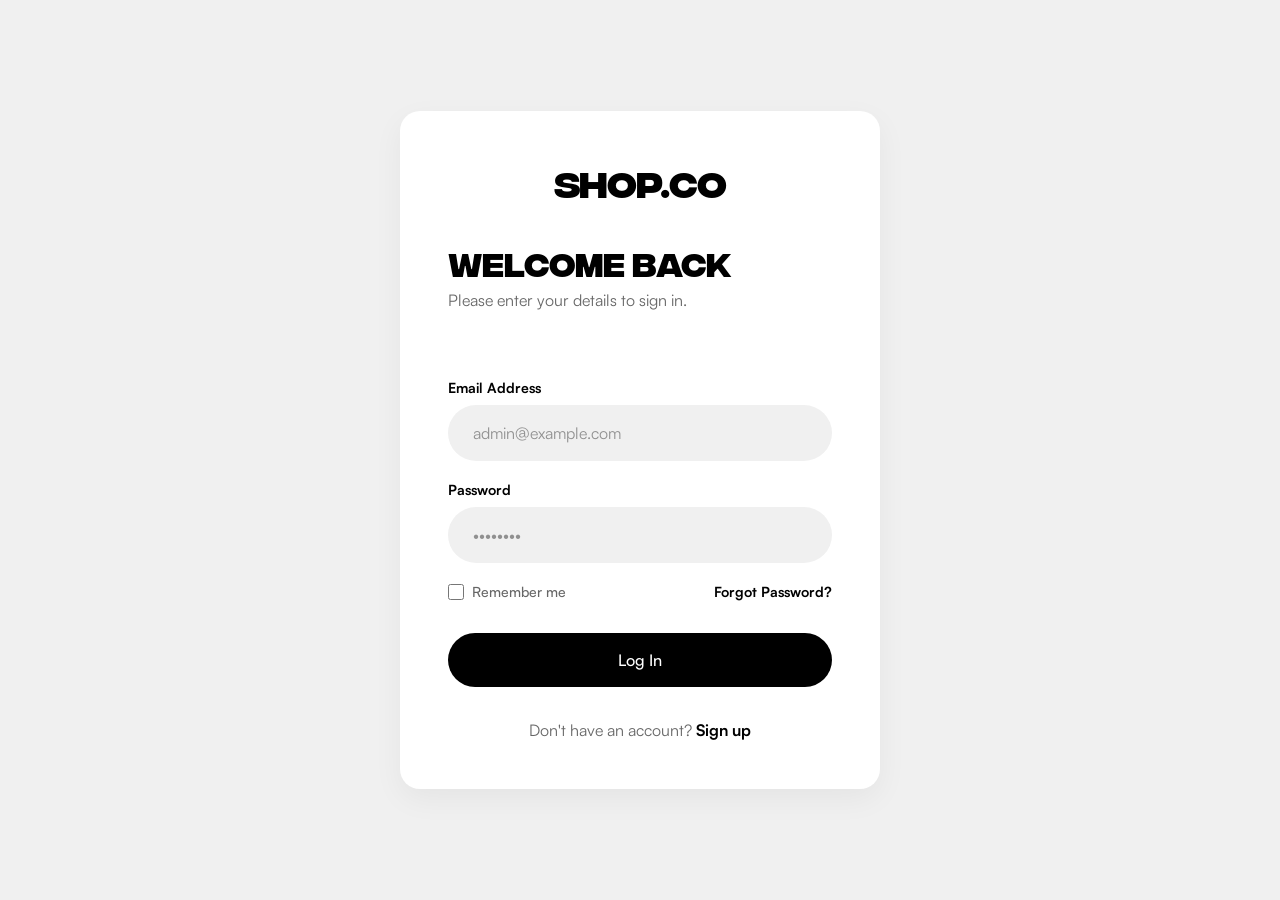
<file: login.html>
<!doctype html>
<html lang="en">
  <head>
    <meta charset="UTF-8" />
    <meta name="viewport" content="width=device-width, initial-scale=1.0" />
    <title>SHOP.CO - Login</title>
    <link rel="stylesheet" href="scss/main.css" />
  </head>
  <body class="auth-body">
    <main class="auth-page">
      <div class="auth-box">
        <a href="index.html" class="auth-box__brand">SHOP.CO</a>

        <h1 class="auth-box__title">Welcome Back</h1>
        <p class="auth-box__subtitle">Please enter your details to sign in.</p>

        <p class="auth-box__error" id="authError"></p>

        <form class="auth-form" id="loginForm">
          <div class="auth-form__group">
            <label for="emailInput" class="auth-form__label"
              >Email Address</label
            >
            <input
              type="email"
              id="emailInput"
              class="auth-form__input"
              placeholder="admin@example.com"
              required
            />
          </div>

          <div class="auth-form__group">
            <label for="passwordInput" class="auth-form__label">Password</label>
            <input
              type="password"
              id="passwordInput"
              class="auth-form__input"
              placeholder="••••••••"
              required
            />
          </div>

          <div class="auth-form__actions">
            <label class="auth-form__checkbox">
              <input type="checkbox" class="auth-form__checkbox-input" />
              <span class="auth-form__checkbox-text">Remember me</span>
            </label>
            <a href="#" class="auth-form__link">Forgot Password?</a>
          </div>

          <button type="submit" class="auth-form__submit">Log In</button>
        </form>

        <div class="auth-box__footer">
          <p class="auth-box__footer-text">
            Don't have an account?
            <a href="#" class="auth-box__link">Sign up</a>
          </p>
        </div>
      </div>
    </main>
    <script src="js/main.js" defer></script>
    <script src="js/auth.js" defer></script>
  </body>
</html>
</file>
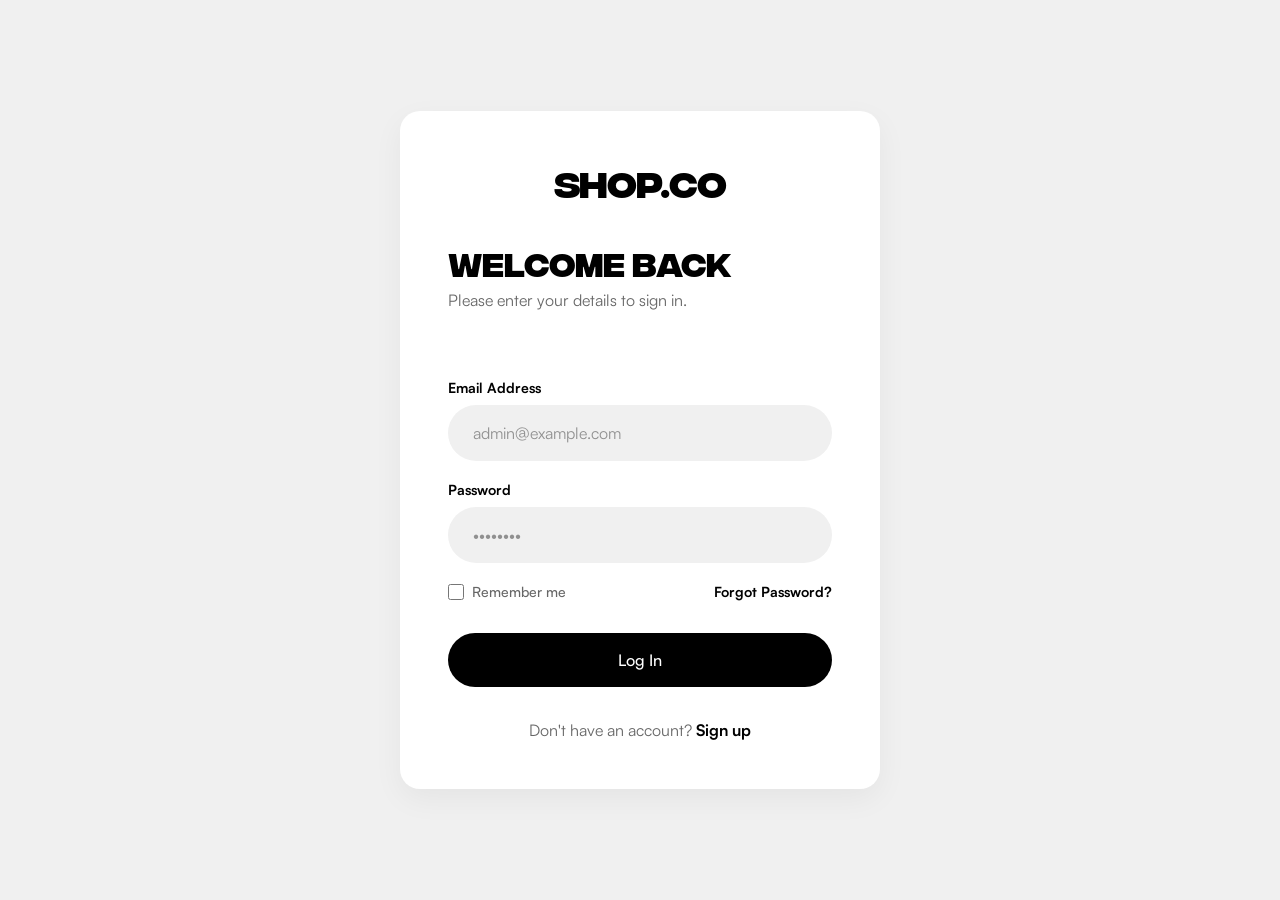
<file: product.html>
<!doctype html>
<html lang="en">
  <head>
    <meta charset="UTF-8" />
    <meta name="viewport" content="width=device-width, initial-scale=1.0" />

    <title>Products - SHOP.CO</title>
    <link rel="stylesheet" href="scss/main.css" />
  </head>
  <body>
    <section class="header">
      <div class="header__promo">
        <div class="header__signup-text">
          <p class="normal-text">
            Sign up and get 20% off to your first order.
          </p>
          <a class="signup__link" href="login.html"> Sign Up Now</a>
        </div>
        <button class="header__promo-close">
          <svg
            width="14"
            height="14"
            viewBox="0 0 14 14"
            fill="none"
            xmlns="http://www.w3.org/2000/svg"
          >
            <path
              d="M12.8532 11.5274C13.0293 11.7035 13.1283 11.9424 13.1283 12.1915C13.1283 12.4405 13.0293 12.6794 12.8532 12.8555C12.6771 13.0317 12.4382 13.1306 12.1891 13.1306C11.9401 13.1306 11.7012 13.0317 11.5251 12.8555L6.56491 7.89381L1.60319 12.854C1.42707 13.0301 1.1882 13.129 0.939126 13.129C0.690054 13.129 0.451184 13.0301 0.275064 12.854C0.0989435 12.6778 3.71146e-09 12.439 0 12.1899C-3.71146e-09 11.9408 0.0989435 11.702 0.275064 11.5258L5.23678 6.56569L0.276626 1.60397C0.100506 1.42785 0.00156253 1.18898 0.00156254 0.939907C0.00156254 0.690836 0.100506 0.451965 0.276626 0.275845C0.452746 0.0997246 0.691617 0.000781121 0.940688 0.000781119C1.18976 0.000781116 1.42863 0.0997246 1.60475 0.275845L6.56491 5.23756L11.5266 0.275063C11.7027 0.0989432 11.9416 -4.14954e-09 12.1907 0C12.4398 4.14954e-09 12.6786 0.0989432 12.8547 0.275063C13.0309 0.451184 13.1298 0.690054 13.1298 0.939126C13.1298 1.1882 13.0309 1.42707 12.8547 1.60319L7.89303 6.56569L12.8532 11.5274Z"
              fill="white"
            />
          </svg>
        </button>
      </div>
      <div class="header__main-container">
        <div class="header__main">
          <div class="header__head-bar">
            <button class="hamburger-btn">
              <svg
                class="header__main-hamburger"
                width="24"
                height="24"
                viewBox="0 0 24 24"
                fill="black"
                xmlns="http://www.w3.org/2000/svg"
              >
                <path
                  d="M21.375 12C21.375 12.2984 21.2565 12.5845 21.0455 12.7955C20.8345 13.0065 20.5484 13.125 20.25 13.125H3.75C3.45163 13.125 3.16548 13.0065 2.9545 12.7955C2.74353 12.5845 2.625 12.2984 2.625 12C2.625 11.7016 2.74353 11.4155 2.9545 11.2045C3.16548 10.9935 3.45163 10.875 3.75 10.875H20.25C20.5484 10.875 20.8345 10.9935 21.0455 11.2045C21.2565 11.4155 21.375 11.7016 21.375 12ZM3.75 7.125H20.25C20.5484 7.125 20.8345 7.00647 21.0455 6.7955C21.2565 6.58452 21.375 6.29837 21.375 6C21.375 5.70163 21.2565 5.41548 21.0455 5.2045C20.8345 4.99353 20.5484 4.875 20.25 4.875H3.75C3.45163 4.875 3.16548 4.99353 2.9545 5.2045C2.74353 5.41548 2.625 5.70163 2.625 6C2.625 6.29837 2.74353 6.58452 2.9545 6.7955C3.16548 7.00647 3.45163 7.125 3.75 7.125ZM20.25 16.875H3.75C3.45163 16.875 3.16548 16.9935 2.9545 17.2045C2.74353 17.4155 2.625 17.7016 2.625 18C2.625 18.2984 2.74353 18.5845 2.9545 18.7955C3.16548 19.0065 3.45163 19.125 3.75 19.125H20.25C20.5484 19.125 20.8345 19.0065 21.0455 18.7955C21.2565 18.5845 21.375 18.2984 21.375 18C21.375 17.7016 21.2565 17.4155 21.0455 17.2045C20.8345 16.9935 20.5484 16.875 20.25 16.875Z"
                  fill="black"
                />
              </svg>
            </button>
            <h1 class="header__main-logo">SHOP.CO</h1>
          </div>
          <div class="header__nav-container">
            <nav class="header__main-nav">
              <button class="header__nav-close">
                <svg
                  width="14"
                  height="14"
                  viewBox="0 0 14 14"
                  fill="none"
                  xmlns="http://www.w3.org/2000/svg"
                >
                  <path
                    d="M12.8532 11.5274C13.0293 11.7035 13.1283 11.9424 13.1283 12.1915C13.1283 12.4405 13.0293 12.6794 12.8532 12.8555C12.6771 13.0317 12.4382 13.1306 12.1891 13.1306C11.9401 13.1306 11.7012 13.0317 11.5251 12.8555L6.56491 7.89381L1.60319 12.854C1.42707 13.0301 1.1882 13.129 0.939126 13.129C0.690054 13.129 0.451184 13.0301 0.275064 12.854C0.0989435 12.6778 3.71146e-09 12.439 0 12.1899C-3.71146e-09 11.9408 0.0989435 11.702 0.275064 11.5258L5.23678 6.56569L0.276626 1.60397C0.100506 1.42785 0.00156253 1.18898 0.00156254 0.939907C0.00156254 0.690836 0.100506 0.451965 0.276626 0.275845C0.452746 0.0997246 0.691617 0.000781121 0.940688 0.000781119C1.18976 0.000781116 1.42863 0.0997246 1.60475 0.275845L6.56491 5.23756L11.5266 0.275063C11.7027 0.0989432 11.9416 -4.14954e-09 12.1907 0C12.4398 4.14954e-09 12.6786 0.0989432 12.8547 0.275063C13.0309 0.451184 13.1298 0.690054 13.1298 0.939126C13.1298 1.1882 13.0309 1.42707 12.8547 1.60319L7.89303 6.56569L12.8532 11.5274Z"
                    fill="white"
                  />
                </svg>
              </button>
              <ul class="header__nav-ul">
                <li class="header__nav-li"><a href="index.html">Home</a></li>
                <li class="header__nav-li">
                  <a href="product.html">Product</a>
                </li>
                <li class="header__nav-li"><a href="cart.html">Cart</a></li>
                <li class="header__nav-li"><a href="login.html">Login</a></li>
              </ul>
            </nav>
            <div class="sidebar-overlay"></div>
          </div>
          <div class="header__search">
            <svg
              width="21"
              height="21"
              viewBox="0 0 21 21"
              fill="none"
              xmlns="http://www.w3.org/2000/svg"
            >
              <path
                d="M19.9399 18.348L15.4877 13.8939C16.8226 12.1544 17.4458 9.97216 17.2309 7.78998C17.0161 5.60781 15.9792 3.58907 14.3306 2.14328C12.6821 0.697486 10.5453 -0.0670986 8.35376 0.00462578C6.16221 0.0763502 4.07999 0.979013 2.5295 2.5295C0.979013 4.07999 0.0763502 6.16221 0.00462578 8.35376C-0.0670986 10.5453 0.697486 12.6821 2.14328 14.3306C3.58907 15.9792 5.60781 17.0161 7.78998 17.2309C9.97216 17.4458 12.1544 16.8226 13.8939 15.4877L18.3499 19.9445C18.4545 20.0492 18.5787 20.1322 18.7155 20.1888C18.8522 20.2455 18.9987 20.2746 19.1467 20.2746C19.2947 20.2746 19.4413 20.2455 19.578 20.1888C19.7147 20.1322 19.839 20.0492 19.9436 19.9445C20.0482 19.8399 20.1313 19.7157 20.1879 19.5789C20.2445 19.4422 20.2737 19.2957 20.2737 19.1477C20.2737 18.9997 20.2445 18.8531 20.1879 18.7164C20.1313 18.5797 20.0482 18.4554 19.9436 18.3508L19.9399 18.348ZM2.26891 8.64392C2.26891 7.38306 2.6428 6.15052 3.3433 5.10215C4.04379 4.05379 5.03943 3.23669 6.20431 2.75418C7.36919 2.27167 8.65099 2.14543 9.88762 2.39141C11.1242 2.63739 12.2602 3.24455 13.1517 4.13611C14.0433 5.02767 14.6504 6.16359 14.8964 7.40021C15.1424 8.63684 15.0162 9.91864 14.5336 11.0835C14.0511 12.2484 13.234 13.244 12.1857 13.9445C11.1373 14.645 9.90477 15.0189 8.64392 15.0189C6.95369 15.0172 5.3332 14.345 4.13803 13.1498C2.94286 11.9546 2.27065 10.3341 2.26891 8.64392Z"
                fill="black"
                fill-opacity="0.4"
              />
            </svg>
            <label for="website-search"></label>
            <input
              type="text"
              name="website-search"
              id="website-search"
              class="header__search-input"
              placeholder="Search for products..."
            />
          </div>
          <div class="header__main-actions">
            <a href="" class="search-icon">
              <svg
                width="21"
                height="21"
                viewBox="0 0 21 21"
                fill="none"
                xmlns="http://www.w3.org/2000/svg"
              >
                <path
                  d="M19.9399 18.348L15.4877 13.8939C16.8226 12.1544 17.4458 9.97216 17.2309 7.78998C17.0161 5.60781 15.9792 3.58907 14.3306 2.14328C12.6821 0.697486 10.5453 -0.0670986 8.35376 0.00462578C6.16221 0.0763502 4.07999 0.979013 2.5295 2.5295C0.979013 4.07999 0.0763502 6.16221 0.00462578 8.35376C-0.0670986 10.5453 0.697486 12.6821 2.14328 14.3306C3.58907 15.9792 5.60781 17.0161 7.78998 17.2309C9.97216 17.4458 12.1544 16.8226 13.8939 15.4877L18.3499 19.9445C18.4545 20.0492 18.5787 20.1322 18.7155 20.1888C18.8522 20.2455 18.9987 20.2746 19.1467 20.2746C19.2947 20.2746 19.4413 20.2455 19.578 20.1888C19.7147 20.1322 19.839 20.0492 19.9436 19.9445C20.0482 19.8399 20.1313 19.7157 20.1879 19.5789C20.2445 19.4422 20.2737 19.2957 20.2737 19.1477C20.2737 18.9997 20.2445 18.8531 20.1879 18.7164C20.1313 18.5797 20.0482 18.4554 19.9436 18.3508L19.9399 18.348ZM2.26891 8.64392C2.26891 7.38306 2.6428 6.15052 3.3433 5.10215C4.04379 4.05379 5.03943 3.23669 6.20431 2.75418C7.36919 2.27167 8.65099 2.14543 9.88762 2.39141C11.1242 2.63739 12.2602 3.24455 13.1517 4.13611C14.0433 5.02767 14.6504 6.16359 14.8964 7.40021C15.1424 8.63684 15.0162 9.91864 14.5336 11.0835C14.0511 12.2484 13.234 13.244 12.1857 13.9445C11.1373 14.645 9.90477 15.0189 8.64392 15.0189C6.95369 15.0172 5.3332 14.345 4.13803 13.1498C2.94286 11.9546 2.27065 10.3341 2.26891 8.64392Z"
                  fill="black"
                />
              </svg>
            </a>
            <a href="cart.html" class="cart-link">
              <span class="cart-count" id="cartCount">0</span>
              <svg
                width="23"
                height="21"
                viewBox="0 0 23 21"
                fill="none"
                xmlns="http://www.w3.org/2000/svg"
              >
                <path
                  d="M9.375 18.375C9.375 18.7458 9.26503 19.1084 9.059 19.4167C8.85298 19.725 8.56014 19.9654 8.21753 20.1073C7.87492 20.2492 7.49792 20.2863 7.1342 20.214C6.77049 20.1416 6.4364 19.963 6.17417 19.7008C5.91195 19.4386 5.73337 19.1045 5.66103 18.7408C5.58868 18.3771 5.62581 18.0001 5.76773 17.6575C5.90964 17.3149 6.14996 17.022 6.45831 16.816C6.76665 16.61 7.12916 16.5 7.5 16.5C7.99728 16.5 8.47419 16.6975 8.82582 17.0492C9.17745 17.4008 9.375 17.8777 9.375 18.375ZM17.25 16.5C16.8792 16.5 16.5166 16.61 16.2083 16.816C15.9 17.022 15.6596 17.3149 15.5177 17.6575C15.3758 18.0001 15.3387 18.3771 15.411 18.7408C15.4834 19.1045 15.662 19.4386 15.9242 19.7008C16.1864 19.963 16.5205 20.1416 16.8842 20.214C17.2479 20.2863 17.6249 20.2492 17.9675 20.1073C18.3101 19.9654 18.603 19.725 18.809 19.4167C19.015 19.1084 19.125 18.7458 19.125 18.375C19.125 17.8777 18.9275 17.4008 18.5758 17.0492C18.2242 16.6975 17.7473 16.5 17.25 16.5ZM22.0753 5.20594L19.5169 13.5216C19.3535 14.0593 19.0211 14.5301 18.569 14.864C18.1169 15.1979 17.5692 15.3771 17.0072 15.375H7.77469C7.2046 15.3732 6.65046 15.1866 6.1953 14.8433C5.74015 14.5001 5.40848 14.0186 5.25 13.4709L2.04469 2.25H1.125C0.826631 2.25 0.540483 2.13147 0.329505 1.9205C0.118526 1.70952 0 1.42337 0 1.125C0 0.826631 0.118526 0.540483 0.329505 0.329505C0.540483 0.118526 0.826631 0 1.125 0H2.32687C2.73407 0.00125797 3.12988 0.134515 3.45493 0.379779C3.77998 0.625044 4.01674 0.969093 4.12969 1.36031L4.81312 3.75H21C21.1761 3.74999 21.3497 3.7913 21.5069 3.87061C21.664 3.94992 21.8004 4.06501 21.905 4.20664C22.0096 4.34826 22.0795 4.51246 22.1091 4.68602C22.1387 4.85958 22.1271 5.03766 22.0753 5.20594ZM19.4766 6H5.45531L7.41375 12.8531C7.43617 12.9315 7.48354 13.0005 7.54867 13.0495C7.6138 13.0986 7.69315 13.1251 7.77469 13.125H17.0072C17.0875 13.1252 17.1656 13.0996 17.2303 13.052C17.2949 13.0044 17.3426 12.9373 17.3662 12.8606L19.4766 6Z"
                  fill="black"
                />
              </svg>
            </a>
            <a href="login.html" id="loginLink">
              <svg
                width="24"
                height="24"
                viewBox="0 0 24 24"
                fill="none"
                xmlns="http://www.w3.org/2000/svg"
              >
                <path
                  d="M12 1.875C9.99747 1.875 8.0399 2.46882 6.37486 3.58137C4.70981 4.69392 3.41206 6.27523 2.64572 8.12533C1.87939 9.97543 1.67888 12.0112 2.06955 13.9753C2.46023 15.9393 3.42454 17.7435 4.84055 19.1595C6.25656 20.5755 8.06066 21.5398 10.0247 21.9305C11.9888 22.3211 14.0246 22.1206 15.8747 21.3543C17.7248 20.5879 19.3061 19.2902 20.4186 17.6251C21.5312 15.9601 22.125 14.0025 22.125 12C22.122 9.3156 21.0543 6.74199 19.1562 4.84383C17.258 2.94567 14.6844 1.87798 12 1.875ZM7.45969 18.4284C7.98195 17.7143 8.66528 17.1335 9.45418 16.7331C10.2431 16.3327 11.1153 16.124 12 16.124C12.8847 16.124 13.7569 16.3327 14.5458 16.7331C15.3347 17.1335 16.0181 17.7143 16.5403 18.4284C15.2134 19.3695 13.6268 19.875 12 19.875C10.3732 19.875 8.78665 19.3695 7.45969 18.4284ZM9.375 11.25C9.375 10.7308 9.52896 10.2233 9.8174 9.79163C10.1058 9.35995 10.5158 9.0235 10.9955 8.82482C11.4751 8.62614 12.0029 8.57415 12.5121 8.67544C13.0213 8.77672 13.489 9.02673 13.8562 9.39384C14.2233 9.76096 14.4733 10.2287 14.5746 10.7379C14.6759 11.2471 14.6239 11.7749 14.4252 12.2545C14.2265 12.7342 13.8901 13.1442 13.4584 13.4326C13.0267 13.721 12.5192 13.875 12 13.875C11.3038 13.875 10.6361 13.5984 10.1438 13.1062C9.65157 12.6139 9.375 11.9462 9.375 11.25ZM18.1875 16.8694C17.4583 15.9419 16.5289 15.1914 15.4688 14.6737C16.1444 13.9896 16.6026 13.1208 16.7858 12.1769C16.9689 11.2329 16.8688 10.2558 16.498 9.36861C16.1273 8.4814 15.5024 7.72364 14.702 7.19068C13.9017 6.65771 12.9616 6.37334 12 6.37334C11.0384 6.37334 10.0983 6.65771 9.29797 7.19068C8.49762 7.72364 7.87275 8.4814 7.50198 9.36861C7.13121 10.2558 7.0311 11.2329 7.21424 12.1769C7.39739 13.1208 7.85561 13.9896 8.53125 14.6737C7.4711 15.1914 6.54168 15.9419 5.8125 16.8694C4.89661 15.7083 4.32614 14.3129 4.1664 12.8427C4.00665 11.3725 4.2641 9.88711 4.90925 8.55644C5.55441 7.22578 6.5612 6.10366 7.81439 5.31855C9.06757 4.53343 10.5165 4.11703 11.9953 4.11703C13.4741 4.11703 14.9231 4.53343 16.1762 5.31855C17.4294 6.10366 18.4362 7.22578 19.0814 8.55644C19.7265 9.88711 19.984 11.3725 19.8242 12.8427C19.6645 14.3129 19.094 15.7083 18.1781 16.8694H18.1875Z"
                  fill="black"
                />
              </svg>
            </a>
          </div>
        </div>
      </div>
    </section>
    <main class="product-page">
      <nav class="breadcrumb" aria-label="Breadcrumb">
        <ul class="breadcrumb__list">
          <li class="breadcrumb__item">
            <a href="index.html" class="breadcrumb__link">Home</a>
          </li>
          <li class="breadcrumb__separator">
            <svg
              width="6"
              height="11"
              viewBox="0 0 6 11"
              fill="none"
              xmlns="http://www.w3.org/2000/svg"
            >
              <path
                d="M1.12278 0.19364L5.49778 4.56864C5.55896 4.62961 5.6075 4.70205 5.64062 4.78182C5.67375 4.86159 5.6908 4.94711 5.6908 5.03348C5.6908 5.11986 5.67375 5.20538 5.64062 5.28515C5.6075 5.36491 5.55896 5.43736 5.49778 5.49833L1.12278 9.87333C0.999495 9.99661 0.832285 10.0659 0.657935 10.0659C0.483585 10.0659 0.316376 9.99661 0.193091 9.87333C0.0698072 9.75004 0.000546999 9.58283 0.000547 9.40848C0.000547 9.23413 0.0698072 9.06692 0.193091 8.94364L4.10379 5.03294L0.192545 1.12223C0.0692608 0.99895 1.10116e-07 0.831741 1.12195e-07 0.657391C1.14274e-07 0.483041 0.0692608 0.315831 0.192545 0.192547C0.315829 0.0692625 0.483038 9.59434e-07 0.657389 9.61514e-07C0.831739 9.63593e-07 0.998948 0.0692625 1.12223 0.192547L1.12278 0.19364Z"
                fill="black"
                fill-opacity="0.6"
              />
            </svg>
          </li>
          <li class="breadcrumb__item">
            <a href="#" class="breadcrumb__link">Shop</a>
          </li>
          <li class="breadcrumb__separator">
            <svg
              width="6"
              height="11"
              viewBox="0 0 6 11"
              fill="none"
              xmlns="http://www.w3.org/2000/svg"
            >
              <path
                d="M1.12278 0.19364L5.49778 4.56864C5.55896 4.62961 5.6075 4.70205 5.64062 4.78182C5.67375 4.86159 5.6908 4.94711 5.6908 5.03348C5.6908 5.11986 5.67375 5.20538 5.64062 5.28515C5.6075 5.36491 5.55896 5.43736 5.49778 5.49833L1.12278 9.87333C0.999495 9.99661 0.832285 10.0659 0.657935 10.0659C0.483585 10.0659 0.316376 9.99661 0.193091 9.87333C0.0698072 9.75004 0.000546999 9.58283 0.000547 9.40848C0.000547 9.23413 0.0698072 9.06692 0.193091 8.94364L4.10379 5.03294L0.192545 1.12223C0.0692608 0.99895 1.10116e-07 0.831741 1.12195e-07 0.657391C1.14274e-07 0.483041 0.0692608 0.315831 0.192545 0.192547C0.315829 0.0692625 0.483038 9.59434e-07 0.657389 9.61514e-07C0.831739 9.63593e-07 0.998948 0.0692625 1.12223 0.192547L1.12278 0.19364Z"
                fill="black"
                fill-opacity="0.6"
              />
            </svg>
          </li>
          <li class="breadcrumb__item">
            <a href="#" class="breadcrumb__link">Men</a>
          </li>
          <li class="breadcrumb__separator">
            <svg
              width="6"
              height="11"
              viewBox="0 0 6 11"
              fill="none"
              xmlns="http://www.w3.org/2000/svg"
            >
              <path
                d="M1.12278 0.19364L5.49778 4.56864C5.55896 4.62961 5.6075 4.70205 5.64062 4.78182C5.67375 4.86159 5.6908 4.94711 5.6908 5.03348C5.6908 5.11986 5.67375 5.20538 5.64062 5.28515C5.6075 5.36491 5.55896 5.43736 5.49778 5.49833L1.12278 9.87333C0.999495 9.99661 0.832285 10.0659 0.657935 10.0659C0.483585 10.0659 0.316376 9.99661 0.193091 9.87333C0.0698072 9.75004 0.000546999 9.58283 0.000547 9.40848C0.000547 9.23413 0.0698072 9.06692 0.193091 8.94364L4.10379 5.03294L0.192545 1.12223C0.0692608 0.99895 1.10116e-07 0.831741 1.12195e-07 0.657391C1.14274e-07 0.483041 0.0692608 0.315831 0.192545 0.192547C0.315829 0.0692625 0.483038 9.59434e-07 0.657389 9.61514e-07C0.831739 9.63593e-07 0.998948 0.0692625 1.12223 0.192547L1.12278 0.19364Z"
                fill="black"
                fill-opacity="0.6"
              />
            </svg>
          </li>
          <li class="breadcrumb__item">
            <span class="breadcrumb__current" id="breadcrumbCurrent"
              >T-shirts</span
            >
          </li>
        </ul>
      </nav>

      <section class="product-overview" id="productOverview">
        <div class="product-gallery">
          <div class="product-gallery__thumbnails">
            <button
              class="product-gallery__thumb-btn product-gallery__thumb-btn--active"
            >
              <img
                src="assets/cartimage1.png"
                alt="Thumbnail 1"
                class="product-gallery__thumb-img"
              />
            </button>
            <button class="product-gallery__thumb-btn">
              <img
                src="assets/cartimage2.png"
                alt="Thumbnail 2"
                class="product-gallery__thumb-img"
              />
            </button>
            <button class="product-gallery__thumb-btn">
              <img
                src="assets/cartimage4.png"
                alt="Thumbnail 3"
                class="product-gallery__thumb-img"
              />
            </button>
          </div>
          <div class="product-gallery__main">
            <img
              src="assets/cartImageMain.png"
              alt="One Life Graphic T-Shirt"
              class="product-gallery__main-img"
              id="productImage"
            />
          </div>
        </div>

        <div class="product-info">
          <div class="product-details">
            <h1 class="product-info__title" id="productTitle">
              ONE LIFE GRAPHIC T-SHIRT
            </h1>
            <div class="product-info__rating">
              <span class="product-info__stars" id="productStars"></span>
              <span class="product-info__score" id="productScore">4.5/5</span>
            </div>

            <div class="product-info__pricing">
              <span class="product-info__price-current" id="productPrice"
                >$260</span
              >
              <span
                class="product-info__price-original"
                id="productPriceOriginal"
                >$300</span
              >
              <span
                class="product-info__discount-badge"
                id="productDiscountBadge"
                >-40%</span
              >
            </div>

            <p class="product-info__description" id="productDescription">
              This graphic t-shirt which is perfect for any occasion. Crafted
              from a soft and breathable fabric, it offers superior comfort and
              style.
            </p>
          </div>

          <div class="product-info__divider"></div>

          <div class="product-options">
            <span class="product-options__label">Select Colors</span>
            <div class="product-options__colors" id="productColors">
              <button
                class="color-switch color-switch--active"
                style="background-color: green"
                aria-label="Olive"
                data-color="Olive"
              ></button>
              <button
                class="color-switch"
                style="background-color: #314f4a"
                aria-label="Green"
                data-color="Green"
              ></button>
              <button
                class="color-switch"
                style="background-color: #31344f"
                aria-label="Navy"
                data-color="Navy"
              ></button>
            </div>
          </div>

          <div class="product-info__divider"></div>

          <div class="product-options">
            <span class="product-options__label">Choose Size</span>
            <div class="product-options__sizes" id="productSizes">
              <button class="size-pill">Small</button>
              <button class="size-pill">Medium</button>
              <button class="size-pill size-pill--active">Large</button>
              <button class="size-pill">X-Large</button>
            </div>
          </div>

          <div class="product-info__divider"></div>

          <div class="product-actions">
            <div class="quantity-selector">
              <button class="quantity-selector__btn" id="qtyDecrease">
                <svg
                  width="16"
                  height="2"
                  viewBox="0 0 16 2"
                  fill="none"
                  xmlns="http://www.w3.org/2000/svg"
                >
                  <path
                    d="M15.625 0.9375C15.625 1.18614 15.5262 1.4246 15.3504 1.60041C15.1746 1.77623 14.9361 1.875 14.6875 1.875H0.9375C0.68886 1.875 0.450403 1.77623 0.274587 1.60041C0.0987721 1.4246 0 1.18614 0 0.9375C0 0.68886 0.0987721 0.450403 0.274587 0.274587C0.450403 0.0987719 0.68886 0 0.9375 0H14.6875C14.9361 0 15.1746 0.0987719 15.3504 0.274587C15.5262 0.450403 15.625 0.68886 15.625 0.9375Z"
                    fill="black"
                  />
                </svg>
              </button>
              <span class="quantity-selector__input" id="qtyInput">1</span>
              <button class="quantity-selector__btn" id="qtyIncrease">
                <svg
                  width="16"
                  height="16"
                  viewBox="0 0 16 16"
                  fill="none"
                  xmlns="http://www.w3.org/2000/svg"
                >
                  <path
                    d="M15.625 7.8125C15.625 8.06114 15.5262 8.2996 15.3504 8.47541C15.1746 8.65123 14.9361 8.75 14.6875 8.75H8.75V14.6875C8.75 14.9361 8.65123 15.1746 8.47541 15.3504C8.2996 15.5262 8.06114 15.625 7.8125 15.625C7.56386 15.625 7.3254 15.5262 7.14959 15.3504C6.97377 15.1746 6.875 14.9361 6.875 14.6875V8.75H0.9375C0.68886 8.75 0.450403 8.65123 0.274587 8.47541C0.0987721 8.2996 0 8.06114 0 7.8125C0 7.56386 0.0987721 7.3254 0.274587 7.14959C0.450403 6.97377 0.68886 6.875 0.9375 6.875H6.875V0.9375C6.875 0.68886 6.97377 0.450403 7.14959 0.274587C7.3254 0.0987721 7.56386 0 7.8125 0C8.06114 0 8.2996 0.0987721 8.47541 0.274587C8.65123 0.450403 8.75 0.68886 8.75 0.9375V6.875H14.6875C14.9361 6.875 15.1746 6.97377 15.3504 7.14959C15.5262 7.3254 15.625 7.56386 15.625 7.8125Z"
                    fill="black"
                  />
                </svg>
              </button>
            </div>
            <button
              class="btn btn--primary product-actions__add-btn"
              id="addToCartBtn"
            >
              Add to Cart
            </button>
          </div>
        </div>
      </section>

      <section class="product-tabs">
        <ul class="product-tabs__nav">
          <li class="product-tabs__nav-item">Product Details</li>
          <li class="product-tabs__nav-item product-tabs__nav-item--active">
            Rating & Reviews
          </li>
          <li class="product-tabs__nav-item">FAQs</li>
        </ul>

        <div class="product-reviews">
          <div class="product-reviews__header">
            <h2 class="product-reviews__title">
              All Reviews <span class="product-reviews__count">(451)</span>
            </h2>
            <div class="product-reviews__controls">
              <svg
                class="product-reviews__icon-btn"
                width="21"
                height="19"
                viewBox="0 0 21 19"
                fill="none"
                xmlns="http://www.w3.org/2000/svg"
              >
                <path
                  d="M11.25 9V17.625C11.25 17.9234 11.1315 18.2095 10.9205 18.4205C10.7095 18.6315 10.4234 18.75 10.125 18.75C9.82663 18.75 9.54048 18.6315 9.3295 18.4205C9.11853 18.2095 9 17.9234 9 17.625V9C9 8.70163 9.11853 8.41548 9.3295 8.2045C9.54048 7.99353 9.82663 7.875 10.125 7.875C10.4234 7.875 10.7095 7.99353 10.9205 8.2045C11.1315 8.41548 11.25 8.70163 11.25 9ZM16.875 15.375C16.5766 15.375 16.2905 15.4935 16.0795 15.7045C15.8685 15.9155 15.75 16.2016 15.75 16.5V17.625C15.75 17.9234 15.8685 18.2095 16.0795 18.4205C16.2905 18.6315 16.5766 18.75 16.875 18.75C17.1734 18.75 17.4595 18.6315 17.6705 18.4205C17.8815 18.2095 18 17.9234 18 17.625V16.5C18 16.2016 17.8815 15.9155 17.6705 15.7045C17.4595 15.4935 17.1734 15.375 16.875 15.375ZM19.125 11.625H18V1.125C18 0.826631 17.8815 0.540483 17.6705 0.329505C17.4595 0.118526 17.1734 0 16.875 0C16.5766 0 16.2905 0.118526 16.0795 0.329505C15.8685 0.540483 15.75 0.826631 15.75 1.125V11.625H14.625C14.3266 11.625 14.0405 11.7435 13.8295 11.9545C13.6185 12.1655 13.5 12.4516 13.5 12.75C13.5 13.0484 13.6185 13.3345 13.8295 13.5455C14.0405 13.7565 14.3266 13.875 14.625 13.875H19.125C19.4234 13.875 19.7095 13.7565 19.9205 13.5455C20.1315 13.3345 20.25 13.0484 20.25 12.75C20.25 12.4516 20.1315 12.1655 19.9205 11.9545C19.7095 11.7435 19.4234 11.625 19.125 11.625ZM3.375 12.375C3.07663 12.375 2.79048 12.4935 2.5795 12.7045C2.36853 12.9155 2.25 13.2016 2.25 13.5V17.625C2.25 17.9234 2.36853 18.2095 2.5795 18.4205C2.79048 18.6315 3.07663 18.75 3.375 18.75C3.67337 18.75 3.95952 18.6315 4.1705 18.4205C4.38147 18.2095 4.5 17.9234 4.5 17.625V13.5C4.5 13.2016 4.38147 12.9155 4.1705 12.7045C3.95952 12.4935 3.67337 12.375 3.375 12.375ZM5.625 8.625H4.5V1.125C4.5 0.826631 4.38147 0.540483 4.1705 0.329505C3.95952 0.118526 3.67337 0 3.375 0C3.07663 0 2.79048 0.118526 2.5795 0.329505C2.36853 0.540483 2.25 0.826631 2.25 1.125V8.625H1.125C0.826631 8.625 0.540483 8.74353 0.329505 8.9545C0.118526 9.16548 0 9.45163 0 9.75C0 10.0484 0.118526 10.3345 0.329505 10.5455C0.540483 10.7565 0.826631 10.875 1.125 10.875H5.625C5.92337 10.875 6.20952 10.7565 6.4205 10.5455C6.63147 10.3345 6.75 10.0484 6.75 9.75C6.75 9.45163 6.63147 9.16548 6.4205 8.9545C6.20952 8.74353 5.92337 8.625 5.625 8.625ZM12.375 4.125H11.25V1.125C11.25 0.826631 11.1315 0.540483 10.9205 0.329505C10.7095 0.118526 10.4234 0 10.125 0C9.82663 0 9.54048 0.118526 9.3295 0.329505C9.11853 0.540483 9 0.826631 9 1.125V4.125H7.875C7.57663 4.125 7.29048 4.24353 7.0795 4.4545C6.86853 4.66548 6.75 4.95163 6.75 5.25C6.75 5.54837 6.86853 5.83452 7.0795 6.0455C7.29048 6.25647 7.57663 6.375 7.875 6.375H12.375C12.6734 6.375 12.9595 6.25647 13.1705 6.0455C13.3815 5.83452 13.5 5.54837 13.5 5.25C13.5 4.95163 13.3815 4.66548 13.1705 4.4545C12.9595 4.24353 12.6734 4.125 12.375 4.125Z"
                  fill="black"
                />
              </svg>
              <div class="product-reviews__sort">
                <p>Sort</p>
                <svg
                  width="16"
                  height="16"
                  viewBox="0 0 16 16"
                  fill="none"
                  xmlns="http://www.w3.org/2000/svg"
                >
                  <path
                    d="M13.5306 6.53061L8.5306 11.5306C8.46092 11.6005 8.37813 11.656 8.28696 11.6939C8.1958 11.7317 8.09806 11.7512 7.99935 11.7512C7.90064 11.7512 7.8029 11.7317 7.71173 11.6939C7.62057 11.656 7.53778 11.6005 7.4681 11.5306L2.4681 6.53061C2.3272 6.38972 2.24805 6.19862 2.24805 5.99936C2.24805 5.80011 2.3272 5.60901 2.4681 5.46811C2.60899 5.32722 2.80009 5.24806 2.99935 5.24806C3.19861 5.24806 3.3897 5.32722 3.5306 5.46811L7.99997 9.93749L12.4693 5.46749C12.6102 5.32659 12.8013 5.24744 13.0006 5.24744C13.1999 5.24744 13.391 5.32659 13.5318 5.46749C13.6727 5.60838 13.7519 5.79948 13.7519 5.99874C13.7519 6.198 13.6727 6.38909 13.5318 6.52999L13.5306 6.53061Z"
                    fill="black"
                  />
                </svg>
              </div>
              <button class="btn btn--primary product-reviews__write-btn">
                Write a Review
              </button>
            </div>
          </div>

          <div class="product-reviews__grid">
            <article class="review-card">
              <div class="review-card__header">
                <div class="review-card__stars">★★★★★</div>
                <button class="review-card__menu">...</button>
              </div>
              <h4 class="review-card__author">
                Samantha D. <span class="review-card__verified">✔</span>
              </h4>
              <p class="review-card__text">
                "I absolutely love this t-shirt! The design is unique and the
                fabric feels so comfortable. As a fellow designer, I appreciate
                the attention to detail. It's become my favorite go-to shirt."
              </p>
              <span class="review-card__date">Posted on August 14, 2023</span>
            </article>

            <article class="review-card">
              <div class="review-card__header">
                <div class="review-card__stars">★★★★☆</div>
                <button class="review-card__menu">...</button>
              </div>
              <h4 class="review-card__author">
                Alex M. <span class="review-card__verified">✔</span>
              </h4>
              <p class="review-card__text">
                "The t-shirt exceeded my expectations! The colors are vibrant
                and the print quality is top-notch. Being a UI/UX designer
                myself, I'm quite picky about aesthetics, and this t-shirt
                definitely gets a thumbs up from me."
              </p>
              <span class="review-card__date">Posted on August 15, 2023</span>
            </article>

            <article class="review-card">
              <div class="review-card__header">
                <div class="review-card__stars">★★★★☆</div>
                <button class="review-card__menu">...</button>
              </div>
              <h4 class="review-card__author">
                Ethan R. <span class="review-card__verified">✔</span>
              </h4>
              <p class="review-card__text">
                "This t-shirt is a must-have for anyone who appreciates good
                design. The minimalistic yet stylish pattern caught my eye, and
                the fit is perfect. I can see the designer's touch in every
                aspect of this shirt."
              </p>
              <span class="review-card__date">Posted on August 16, 2023</span>
            </article>

            <article class="review-card">
              <div class="review-card__header">
                <div class="review-card__stars">★★★★★</div>
                <button class="review-card__menu">...</button>
              </div>
              <h4 class="review-card__author">
                Olivia P. <span class="review-card__verified">✔</span>
              </h4>
              <p class="review-card__text">
                "As a UI/UX enthusiast, I value simplicity and functionality.
                This t-shirt not only represents those principles but also feels
                great to wear. It's evident that the designer poured their
                creativity into making this t-shirt stand out."
              </p>
              <span class="review-card__date">Posted on August 17, 2023</span>
            </article>
          </div>

          <div class="product-reviews__footer">
            <button class="btn btn--outline load-reviews">
              Load More Reviews
            </button>
          </div>
        </div>
      </section>

      <section class="related-products">
        <h2 class="sectional-heading">YOU MIGHT ALSO LIKE</h2>
        <div class="carousel products__carousel" id="relatedProducts"></div>
      </section>
    </main>
    <section class="footer">
      <form class="footer__subscribe">
        <h1 class="footer__subscribe-heading">
          STAY UPTO DATE ABOUT OUR LATEST OFFERS
        </h1>
        <div class="footer__subscribe-email">
          <div class="footer__email-input">
            <svg
              width="17"
              height="14"
              viewBox="0 0 17 14"
              fill="none"
              xmlns="http://www.w3.org/2000/svg"
            >
              <path
                d="M15.9375 0H0.9375C0.68886 0 0.450403 0.0987719 0.274587 0.274587C0.0987721 0.450403 0 0.68886 0 0.9375V11.5625C0 11.9769 0.16462 12.3743 0.457646 12.6674C0.750671 12.9604 1.1481 13.125 1.5625 13.125H15.3125C15.7269 13.125 16.1243 12.9604 16.4174 12.6674C16.7104 12.3743 16.875 11.9769 16.875 11.5625V0.9375C16.875 0.68886 16.7762 0.450403 16.6004 0.274587C16.4246 0.0987719 16.1861 0 15.9375 0ZM8.4375 6.54063L3.34766 1.875H13.5273L8.4375 6.54063ZM5.68672 6.5625L1.875 10.0562V3.06875L5.68672 6.5625ZM7.07422 7.83437L7.80391 8.50391C7.97682 8.66246 8.2029 8.75042 8.4375 8.75042C8.6721 8.75042 8.89818 8.66246 9.07109 8.50391L9.80078 7.83437L13.5273 11.25H3.34766L7.07422 7.83437ZM11.1883 6.5625L15 3.06875V10.0562L11.1883 6.5625Z"
                fill="black"
                fill-opacity="0.4"
              />
            </svg>
            <label for="email"></label>
            <input
              type="email"
              name="email"
              id="email"
              placeholder="Enter your email address"
            />
          </div>
          <button type="submit" class="footer__subscribe-button">
            Subscribe to Newsletter
          </button>
        </div>
      </form>
      <div class="footer__main">
        <div class="footer__brand">
          <div class="footer__brand-intro">
            <a class="footer__logo" href="index.html"
              ><h1 class="footer__logo-header">SHOP.CO</h1></a
            >
            <p class="footer__brand-description">
              We have clothes that suits your style and which you’re proud to
              wear. From women to men.
            </p>
          </div>
          <nav class="brand__socials">
            <ul>
              <li>
                <a href="https://www.twitter.com">
                  <svg
                    width="28"
                    height="28"
                    viewBox="0 0 28 28"
                    fill="none"
                    xmlns="http://www.w3.org/2000/svg"
                  >
                    <circle cx="14" cy="14" r="14" fill="white" />
                    <circle
                      cx="14"
                      cy="14"
                      r="13.5"
                      stroke="black"
                      stroke-opacity="0.2"
                    />
                    <svg
                      x="9.04"
                      y="9.93"
                      width="12"
                      height="10"
                      viewBox="0 0 12 10"
                      fill="none"
                      xmlns="http://www.w3.org/2000/svg"
                    >
                      <path
                        d="M11.1739 1.04756C10.7549 1.23379 10.3126 1.35018 9.84702 1.42002C10.3126 1.14067 10.6851 0.698371 10.848 0.162953C10.4057 0.419022 9.91686 0.605254 9.38144 0.721649C8.96242 0.279348 8.35717 0 7.70535 0C6.44829 0 5.42401 1.02428 5.42401 2.28134C5.42401 2.46758 5.44729 2.63053 5.49385 2.79348C3.60825 2.70037 1.90888 1.79248 0.768207 0.395743C0.581975 0.744929 0.46558 1.11739 0.46558 1.53641C0.46558 2.3279 0.861323 3.02627 1.48986 3.44529C1.11739 3.42202 0.768207 3.3289 0.442301 3.16595V3.18922C0.442301 4.30662 1.23379 5.23778 2.28134 5.44729C2.09511 5.49385 1.8856 5.51713 1.67609 5.51713C1.53641 5.51713 1.37346 5.49385 1.23379 5.47057C1.53641 6.37845 2.37446 7.05354 3.37546 7.05354C2.58397 7.6588 1.60625 8.03126 0.535417 8.03126C0.349185 8.03126 0.162953 8.03126 0 8.00798C1.02428 8.65979 2.21151 9.03226 3.51513 9.03226C7.72863 9.03226 10.0333 5.54041 10.0333 2.51413C10.0333 2.42102 10.0333 2.30462 10.0333 2.21151C10.4756 1.90888 10.8713 1.51314 11.1739 1.04756Z"
                        fill="black"
                      />
                    </svg>
                  </svg>
                </a>
              </li>
              <li>
                <a href="https://www.facebook.com">
                  <svg
                    width="28"
                    height="28"
                    viewBox="0 0 28 28"
                    fill="none"
                    xmlns="http://www.w3.org/2000/svg"
                  >
                    <circle cx="14" cy="14" r="14" fill="black" />
                    <svg
                      x="10.14"
                      y="8.13"
                      width="7"
                      height="13"
                      viewBox="0 0 7 13"
                      fill="none"
                      xmlns="http://www.w3.org/2000/svg"
                    >
                      <path
                        d="M1.86888 12.1749V6.62136H0V4.45703H1.86888V2.8609C1.86888 1.00861 3.0002 0 4.65258 0C5.44408 0 6.12434 0.0589293 6.32258 0.0852686V2.02102L5.17657 2.02154C4.27792 2.02154 4.10392 2.44857 4.10392 3.0752V4.45703H6.24712L5.96807 6.62136H4.10391V12.1749H1.86888Z"
                        fill="white"
                      />
                    </svg>
                  </svg>
                </a>
              </li>
              <li>
                <a class="social-bg" href="https://www.instagram.com">
                  <svg
                    width="28"
                    height="28"
                    viewBox="0 0 28 28"
                    fill="none"
                    xmlns="http://www.w3.org/2000/svg"
                  >
                    <circle cx="14" cy="14" r="14" fill="white" />
                    <circle
                      cx="14"
                      cy="14"
                      r="13.5"
                      stroke="black"
                      stroke-opacity="0.2"
                    />
                    <svg
                      x="7.23"
                      y="7.23"
                      width="14"
                      height="14"
                      viewBox="0 0 14 14"
                      fill="none"
                      xmlns="http://www.w3.org/2000/svg"
                    >
                      <path
                        d="M6.77419 1.22064C8.5829 1.22064 8.7971 1.22742 9.51161 1.26C9.94122 1.26526 10.3667 1.34414 10.7697 1.49323C11.0619 1.60592 11.3273 1.77855 11.5487 2C11.7702 2.22145 11.9428 2.48683 12.0555 2.77903C12.2046 3.18197 12.2835 3.60749 12.2887 4.0371C12.321 4.75161 12.3281 4.96581 12.3281 6.77452C12.3281 8.58322 12.3213 8.79742 12.2887 9.51193C12.2835 9.94154 12.2046 10.3671 12.0555 10.77C11.9428 11.0622 11.7702 11.3276 11.5487 11.549C11.3273 11.7705 11.0619 11.9431 10.7697 12.0558C10.3667 12.2049 9.94122 12.2838 9.51161 12.289C8.79742 12.3213 8.58323 12.3284 6.77419 12.3284C4.96516 12.3284 4.75097 12.3216 4.03677 12.289C3.60717 12.2838 3.18165 12.2049 2.77871 12.0558C2.4865 11.9431 2.22113 11.7705 1.99968 11.549C1.77822 11.3276 1.60559 11.0622 1.4929 10.77C1.34382 10.3671 1.26493 9.94154 1.25968 9.51193C1.22742 8.79742 1.22032 8.58322 1.22032 6.77452C1.22032 4.96581 1.2271 4.75161 1.25968 4.0371C1.26493 3.60749 1.34382 3.18197 1.4929 2.77903C1.60559 2.48683 1.77822 2.22145 1.99968 2C2.22113 1.77855 2.4865 1.60592 2.77871 1.49323C3.18165 1.34414 3.60717 1.26526 4.03677 1.26C4.75129 1.22774 4.96548 1.22064 6.77419 1.22064ZM6.77419 0C4.93548 0 4.70387 0.00774191 3.98129 0.0406451C3.41905 0.0518283 2.86277 0.158284 2.33613 0.355484C1.88435 0.525699 1.47516 0.79244 1.1371 1.1371C0.792129 1.47528 0.525159 1.88471 0.354839 2.33677C0.157639 2.86342 0.0511832 3.41969 0.04 3.98194C0.00774196 4.70387 0 4.93548 0 6.77419C0 8.6129 0.00774191 8.84452 0.0406451 9.5671C0.0518283 10.1293 0.158284 10.6856 0.355484 11.2123C0.525616 11.6643 0.792362 12.0737 1.1371 12.4119C1.47535 12.7567 1.88477 13.0234 2.33677 13.1935C2.86342 13.3907 3.41969 13.4972 3.98194 13.5084C4.70452 13.5406 4.93516 13.549 6.77484 13.549C8.61452 13.549 8.84516 13.5413 9.56774 13.5084C10.13 13.4972 10.6863 13.3907 11.2129 13.1935C11.6628 13.0192 12.0713 12.7528 12.4123 12.4116C12.7534 12.0703 13.0195 11.6616 13.1936 11.2116C13.3907 10.685 13.4972 10.1287 13.5084 9.56645C13.5406 8.84451 13.5484 8.6129 13.5484 6.77419C13.5484 4.93548 13.5406 4.70387 13.5077 3.98129C13.4966 3.41905 13.3901 2.86277 13.1929 2.33613C13.0228 1.88412 12.756 1.4747 12.4113 1.13645C12.073 0.791716 11.6636 0.52497 11.2116 0.354839C10.685 0.157639 10.1287 0.0511832 9.56645 0.04C8.84452 0.00774196 8.6129 0 6.77419 0Z"
                        fill="black"
                      />
                      <svg
                        x="3.3"
                        y="3.3"
                        width="7"
                        height="7"
                        viewBox="0 0 7 7"
                        fill="none"
                        xmlns="http://www.w3.org/2000/svg"
                      >
                        <path
                          d="M3.47871 0C2.79069 0 2.11811 0.204023 1.54604 0.586268C0.973973 0.968514 0.528098 1.51181 0.264803 2.14746C0.00150742 2.78312 -0.0673828 3.48257 0.0668439 4.15737C0.201071 4.83218 0.532386 5.45202 1.01889 5.93853C1.5054 6.42503 2.12525 6.75635 2.80005 6.89058C3.47485 7.0248 4.1743 6.95591 4.80996 6.69262C5.44561 6.42932 5.98891 5.98345 6.37115 5.41138C6.7534 4.83931 6.95742 4.16673 6.95742 3.47871C6.95742 2.5561 6.59091 1.67128 5.93853 1.01889C5.28615 0.366506 4.40132 0 3.47871 0ZM3.47871 5.73677C3.03211 5.73677 2.59553 5.60434 2.2242 5.35622C1.85286 5.1081 1.56344 4.75544 1.39253 4.34283C1.22162 3.93023 1.17691 3.4762 1.26403 3.03818C1.35116 2.60016 1.56622 2.19781 1.88202 1.88202C2.19781 1.56622 2.60016 1.35116 3.03818 1.26403C3.47621 1.17691 3.93023 1.22162 4.34283 1.39253C4.75544 1.56344 5.1081 1.85286 5.35622 2.2242C5.60434 2.59553 5.73678 3.03211 5.73678 3.47871C5.73678 4.07759 5.49887 4.65193 5.0754 5.0754C4.65193 5.49887 4.07759 5.73677 3.47871 5.73677Z"
                          fill="black"
                        />
                      </svg>
                    </svg>
                    <svg
                      x="16.57"
                      y="9.8"
                      width="2"
                      height="2"
                      viewBox="0 0 2 2"
                      fill="none"
                      xmlns="http://www.w3.org/2000/svg"
                    >
                      <path
                        d="M0.812903 1.62581C1.26186 1.62581 1.62581 1.26186 1.62581 0.812903C1.62581 0.363949 1.26186 0 0.812903 0C0.363949 0 0 0.363949 0 0.812903C0 1.26186 0.363949 1.62581 0.812903 1.62581Z"
                        fill="black"
                      />
                    </svg>
                  </svg>
                </a>
              </li>
              <li>
                <a href="https://www.github.com">
                  <svg
                    width="28"
                    height="28"
                    viewBox="0 0 28 28"
                    fill="none"
                    xmlns="http://www.w3.org/2000/svg"
                  >
                    <circle cx="14" cy="14" r="14" fill="white" />
                    <circle
                      cx="14"
                      cy="14"
                      r="13.5"
                      stroke="black"
                      stroke-opacity="0.2"
                    />
                    <path
                      fill-rule="evenodd"
                      clip-rule="evenodd"
                      d="M14.6068 7.22656C11.0159 7.22656 8.12695 10.1155 8.12695 13.7065C8.12695 16.5684 9.98992 18.9984 12.5549 19.8624C12.8789 19.9164 12.9869 19.7274 12.9869 19.5384C12.9869 19.3764 12.9869 18.9714 12.9869 18.4314C11.1779 18.8364 10.7999 17.5674 10.7999 17.5674C10.5029 16.8114 10.0709 16.6224 10.0709 16.6224C9.47693 16.2174 10.1249 16.2174 10.1249 16.2174C10.7729 16.2714 11.1239 16.8924 11.1239 16.8924C11.6909 17.8914 12.6359 17.5944 13.0139 17.4324C13.0679 17.0004 13.2299 16.7304 13.4189 16.5684C11.9879 16.4064 10.4759 15.8394 10.4759 13.3555C10.4759 12.6535 10.7189 12.0595 11.1509 11.6275C11.0969 11.4655 10.8539 10.8175 11.2049 9.89952C11.2049 9.89952 11.7449 9.73752 12.9869 10.5745C13.4999 10.4395 14.0669 10.3585 14.6068 10.3585C15.1468 10.3585 15.7138 10.4395 16.2268 10.5745C17.4688 9.73752 18.0088 9.89952 18.0088 9.89952C18.3598 10.7905 18.1438 11.4385 18.0628 11.6275C18.4678 12.0865 18.7378 12.6535 18.7378 13.3555C18.7378 15.8394 17.2258 16.3794 15.7678 16.5414C16.0108 16.7304 16.1998 17.1354 16.1998 17.7294C16.1998 18.5934 16.1998 19.2954 16.1998 19.5114C16.1998 19.6734 16.3078 19.8894 16.6588 19.8354C19.2238 18.9984 21.0867 16.5684 21.0867 13.7065C21.0867 10.1155 18.1978 7.22656 14.6068 7.22656Z"
                      fill="black"
                    />
                    <svg
                      x="8.13"
                      y="7.23"
                      width="13"
                      height="13"
                      viewBox="0 0 13 13"
                      fill="none"
                      xmlns="http://www.w3.org/2000/svg"
                    >
                      <path
                        fill-rule="evenodd"
                        clip-rule="evenodd"
                        d="M6.4799 0C2.88895 0 0 2.88895 0 6.4799C0 9.34185 1.86297 11.7718 4.42793 12.6358C4.75192 12.6898 4.85992 12.5008 4.85992 12.3118C4.85992 12.1498 4.85992 11.7448 4.85992 11.2048C3.05095 11.6098 2.67296 10.3408 2.67296 10.3408C2.37596 9.58485 1.94397 9.39585 1.94397 9.39585C1.34998 8.99086 1.99797 8.99086 1.99797 8.99086C2.64596 9.04486 2.99695 9.66585 2.99695 9.66585C3.56394 10.6648 4.50893 10.3678 4.88692 10.2058C4.94092 9.77384 5.10292 9.50385 5.29191 9.34185C3.86094 9.17985 2.34896 8.61286 2.34896 6.1289C2.34896 5.42691 2.59196 4.83292 3.02395 4.40093C2.96995 4.23893 2.72696 3.59094 3.07795 2.67296C3.07795 2.67296 3.61794 2.51096 4.85992 3.34795C5.37291 3.21295 5.9399 3.13195 6.4799 3.13195C7.01989 3.13195 7.58688 3.21295 8.09987 3.34795C9.34185 2.51096 9.88184 2.67296 9.88184 2.67296C10.2328 3.56394 10.0168 4.21193 9.93584 4.40093C10.3408 4.85992 10.6108 5.42691 10.6108 6.1289C10.6108 8.61286 9.09885 9.15285 7.64088 9.31485C7.88387 9.50385 8.07287 9.90884 8.07287 10.5028C8.07287 11.3668 8.07287 12.0688 8.07287 12.2848C8.07287 12.4468 8.18087 12.6628 8.53186 12.6088C11.0968 11.7718 12.9598 9.34185 12.9598 6.4799C12.9598 2.88895 10.0708 0 6.4799 0Z"
                        fill="black"
                      />
                    </svg>
                  </svg>
                </a>
              </li>
            </ul>
          </nav>
        </div>
        <div class="footer__nav">
          <div class="footer__nav-group company">
            <h3 class="nav-group-header">COMPANY</h3>
            <ul>
              <li>
                <a href=""> About </a>
              </li>
              <li>
                <a href=""> Features </a>
              </li>
              <li>
                <a href=""> Work </a>
              </li>
              <li>
                <a href=""> Career </a>
              </li>
            </ul>
          </div>
          <div class="footer__nav-group help">
            <h3 class="nav-group-header">HELP</h3>
            <ul>
              <li>
                <a href=""> Customer Support </a>
              </li>
              <li>
                <a href="">Delivery Tools</a>
              </li>
              <li>
                <a href=""> Terms and Conditions </a>
              </li>
              <li>
                <a href=""> Privacy Policy </a>
              </li>
            </ul>
          </div>
          <div class="footer__nav-group faq">
            <h3 class="nav-group-header">FAQ</h3>
            <ul>
              <li><a href="">Account</a></li>
              <li><a href="">Manage Deliveries</a></li>
              <li><a href="">Orders</a></li>
              <li><a href="">Payments</a></li>
            </ul>
          </div>
          <div class="footer__nav-group resources">
            <h3 class="nav-group-header">RESOURCES</h3>
            <ul>
              <li><a href="">Free eBooks</a></li>
              <li><a href="">Development Tutorial</a></li>
              <li><a href="">How to - Blog</a></li>
              <li><a href="">YouTube Playlist</a></li>
            </ul>
          </div>
        </div>
      </div>
      <div class="footer__bottom">
        <p class="footer__copyright">
          Shop.co © 2000-2023, All Rights Reserved
        </p>
        <div class="footer__payments">
          <ul class="payments-list">
            <li class="list__element">
              <a href="https://www.visa.com">
                <div class="payment-container">
                  <svg
                    width="28"
                    height="9"
                    viewBox="0 0 28 9"
                    fill="none"
                    xmlns="http://www.w3.org/2000/svg"
                  >
                    <path
                      d="M13.8101 0.159378L11.9464 8.87136H9.69278L11.5568 0.159378H13.8101ZM23.2919 5.78474L24.4785 2.51309L25.1612 5.78474H23.2919ZM25.8064 8.87136H27.891L26.0719 0.159378H24.1478C23.7155 0.159378 23.3507 0.410852 23.1883 0.798541L19.8072 8.87136H22.1738L22.6437 7.57042H25.5351L25.8064 8.87136ZM19.9246 6.02683C19.9343 3.72744 16.7448 3.60088 16.7669 2.57375C16.7735 2.26079 17.0716 1.9288 17.7226 1.84359C18.046 1.80141 18.9353 1.76914 19.945 2.23376L20.3404 0.386311C19.7981 0.189433 19.1002 0 18.2321 0C16.0047 0 14.4369 1.1843 14.4236 2.8801C14.4096 4.13416 15.5429 4.83399 16.3968 5.2509C17.2748 5.67802 17.5698 5.95156 17.566 6.33346C17.5602 6.9183 16.8656 7.17584 16.2176 7.18604C15.0843 7.20397 14.4267 6.88025 13.9025 6.63594L13.4941 8.54489C14.0205 8.78671 14.9925 8.99682 16.0009 9.00758C18.3681 9.00758 19.9169 7.83789 19.9246 6.02683ZM10.5898 0.159378L6.93842 8.87136H4.55576L2.75904 1.91859C2.64985 1.49037 2.555 1.33375 2.22328 1.15314C1.68201 0.85948 0.787235 0.583465 0 0.412506L0.053769 0.159378H3.88847C4.37708 0.159378 4.81688 0.48475 4.92773 1.04753L5.87682 6.08915L8.22198 0.159378H10.5898Z"
                      fill="#1434CB"
                    />
                  </svg>
                </div>
              </a>
            </li>
            <li class="list__element">
              <a href="https://www.mastercard.com">
                <div class="payment-container">
                  <svg
                    width="22"
                    height="14"
                    viewBox="0 0 22 14"
                    fill="none"
                    xmlns="http://www.w3.org/2000/svg"
                  >
                    <path
                      d="M13.8199 1.43749H7.93687V12.0095H13.8199V1.43749Z"
                      fill="#FF5F00"
                    />
                    <path
                      d="M8.31045 6.7235C8.30952 5.70534 8.54024 4.70031 8.98515 3.78449C9.43006 2.86868 10.0775 2.06609 10.8784 1.43749C9.88658 0.657867 8.69539 0.173033 7.44101 0.0383998C6.18664 -0.0962332 4.91969 0.124762 3.78498 0.676137C2.65027 1.22751 1.69358 2.08702 1.02426 3.15641C0.35494 4.22579 0 5.46192 0 6.7235C0 7.98508 0.35494 9.2212 1.02426 10.2906C1.69358 11.36 2.65027 12.2195 3.78498 12.7709C4.91969 13.3222 6.18664 13.5432 7.44101 13.4086C8.69539 13.274 9.88658 12.7891 10.8784 12.0095C10.0775 11.3809 9.43007 10.5783 8.98516 9.6625C8.54025 8.74669 8.30953 7.74166 8.31045 6.7235Z"
                      fill="#EB001B"
                    />
                    <path
                      d="M21.7565 6.7235C21.7566 7.98506 21.4017 9.22118 20.7324 10.2906C20.0631 11.36 19.1064 12.2195 17.9718 12.7708C16.8371 13.3222 15.5701 13.5432 14.3158 13.4086C13.0614 13.274 11.8703 12.7891 10.8784 12.0095C11.6787 11.3803 12.3256 10.5776 12.7704 9.66188C13.2153 8.74621 13.4464 7.7415 13.4464 6.7235C13.4464 5.7055 13.2153 4.70078 12.7704 3.78511C12.3256 2.86945 11.6787 2.06673 10.8784 1.43749C11.8703 0.657865 13.0614 0.173029 14.3158 0.038398C15.5701 -0.0962333 16.8371 0.124772 17.9718 0.676153C19.1064 1.22753 20.0631 2.08704 20.7324 3.15643C21.4017 4.22582 21.7566 5.46194 21.7565 6.7235Z"
                      fill="#F79E1B"
                    />
                    <path
                      d="M21.1151 10.8898V10.6733H21.2023V10.6292H20.9801V10.6733H21.0674V10.8898H21.1151ZM21.5466 10.8898V10.6288H21.4785L21.4001 10.8083L21.3217 10.6288H21.2535V10.8898H21.3016V10.6929L21.3751 10.8626H21.425L21.4985 10.6925V10.8898H21.5466Z"
                      fill="#F79E1B"
                    />
                  </svg>
                </div>
              </a>
            </li>
            <li class="list__element">
              <a href="https://www.paypal.com">
                <div class="payment-container">
                  <svg
                    width="30"
                    height="8"
                    viewBox="0 0 30 8"
                    fill="none"
                    xmlns="http://www.w3.org/2000/svg"
                  >
                    <path
                      fill-rule="evenodd"
                      clip-rule="evenodd"
                      d="M3.5541 0.000836861H1.25043C1.09279 0.000836861 0.958719 0.115395 0.934137 0.270947L0.0024166 6.17755C-0.0161021 6.29413 0.0741697 6.39918 0.192406 6.39918H1.2922C1.44984 6.39918 1.58391 6.28462 1.60849 6.12876L1.85979 4.53568C1.88403 4.37966 2.01843 4.26526 2.17575 4.26526H2.90501C4.42251 4.26526 5.29826 3.53099 5.52709 2.076C5.63013 1.43946 5.53145 0.939288 5.23325 0.588907C4.9059 0.204392 4.32509 0.000836861 3.5541 0.000836861ZM3.81988 2.15814C3.69392 2.98468 3.06232 2.98468 2.45163 2.98468H2.104L2.34787 1.44101C2.36235 1.34781 2.44319 1.27907 2.53752 1.27907H2.69684C3.11284 1.27907 3.50531 1.27907 3.70811 1.51614C3.82892 1.65766 3.86602 1.86777 3.81988 2.15814ZM10.4403 2.13164H9.33714C9.24315 2.13164 9.16193 2.20038 9.14744 2.29374L9.09865 2.6022L9.02149 2.49044C8.78268 2.1438 8.25018 2.028 7.71863 2.028C6.49948 2.028 5.45835 2.95117 5.25554 4.24624C5.15017 4.89214 5.29997 5.50983 5.66645 5.94063C6.00268 6.33668 6.48373 6.50174 7.05598 6.50174C8.03818 6.50174 8.58299 5.87018 8.58299 5.87018L8.53373 6.17677C8.51518 6.29397 8.60544 6.39903 8.72297 6.39903H9.71672C9.87478 6.39903 10.0081 6.28447 10.033 6.1286L10.6292 2.35328C10.6481 2.23716 10.5582 2.13164 10.4403 2.13164ZM8.90255 4.2785C8.79608 4.90866 8.29586 5.33168 7.65799 5.33168C7.33765 5.33168 7.08154 5.22896 6.91724 5.03429C6.75419 4.84102 6.69215 4.56576 6.74406 4.25934C6.84351 3.63448 7.35215 3.19775 7.98035 3.19775C8.29352 3.19775 8.54823 3.30171 8.71596 3.4981C8.884 3.69651 8.95071 3.97332 8.90255 4.2785ZM15.207 2.13149H16.3156C16.4709 2.13149 16.5615 2.30559 16.4732 2.43293L12.7862 7.75441C12.7265 7.8406 12.6281 7.89189 12.5231 7.89189H11.4158C11.2599 7.89189 11.1689 7.71638 11.2592 7.58873L12.4072 5.96838L11.1862 2.38539C11.144 2.26085 11.2359 2.13149 11.3684 2.13149H12.4577C12.5993 2.13149 12.7241 2.22438 12.765 2.35983L13.413 4.52383L14.942 2.27192C15.0019 2.18401 15.1013 2.13149 15.207 2.13149Z"
                      fill="#253B80"
                    />
                    <path
                      fill-rule="evenodd"
                      clip-rule="evenodd"
                      d="M27.2269 6.17702L28.1723 0.162408C28.1868 0.0690461 28.2677 0.000311727 28.3617 0H29.426C29.5436 0 29.6338 0.105363 29.6153 0.221949L28.683 6.12823C28.6586 6.2841 28.5246 6.39866 28.3667 6.39866H27.4161C27.2986 6.39866 27.2083 6.2936 27.2269 6.17702ZM19.9863 0.000309243H17.6822C17.525 0.000309243 17.3909 0.114869 17.3663 0.270421L16.4346 6.17702C16.416 6.2936 16.5063 6.39866 16.624 6.39866H17.8062C17.9161 6.39866 18.0101 6.31854 18.0272 6.20944L18.2916 4.53515C18.3159 4.37913 18.4503 4.26473 18.6076 4.26473H19.3365C20.8543 4.26473 21.7299 3.53046 21.9589 2.07547C22.0622 1.43893 21.9629 0.938763 21.6649 0.588382C21.3377 0.203868 20.7573 0.000309243 19.9863 0.000309243ZM20.2521 2.15762C20.1265 2.98416 19.4948 2.98416 18.8838 2.98416H18.5365L18.7807 1.44049C18.7952 1.34728 18.8754 1.27855 18.97 1.27855H19.1293C19.545 1.27855 19.9378 1.27855 20.1405 1.51561C20.2615 1.65714 20.2982 1.86724 20.2521 2.15762ZM26.8719 2.13112H25.7695C25.6748 2.13112 25.5943 2.19985 25.5801 2.29322L25.5313 2.60167L25.4539 2.48992C25.2151 2.14328 24.6829 2.02747 24.1513 2.02747C22.9322 2.02747 21.8914 2.95065 21.6885 4.24572C21.5835 4.89161 21.7327 5.5093 22.0991 5.9401C22.436 6.33615 22.9164 6.50122 23.4887 6.50122C24.4709 6.50122 25.0155 5.86966 25.0155 5.86966L24.9664 6.17624C24.9479 6.29345 25.0381 6.3985 25.1564 6.3985H26.1497C26.307 6.3985 26.4411 6.28394 26.4657 6.12808L27.0623 2.35276C27.0805 2.23664 26.9902 2.13112 26.8719 2.13112ZM25.3343 4.27798C25.2285 4.90813 24.7276 5.33115 24.0896 5.33115C23.7699 5.33115 23.5133 5.22844 23.3488 5.03376C23.1858 4.84049 23.1245 4.56524 23.1758 4.25881C23.2757 3.63396 23.7838 3.19722 24.412 3.19722C24.7253 3.19722 24.9798 3.30118 25.1477 3.49757C25.3164 3.69599 25.3831 3.9728 25.3343 4.27798Z"
                      fill="#179BD7"
                    />
                  </svg>
                </div>
              </a>
            </li>
            <li class="list__element">
              <a href="https://www.apple.com/apple-pay/">
                <div class="payment-container">
                  <svg
                    width="23"
                    height="10"
                    viewBox="0 0 23 10"
                    fill="none"
                    xmlns="http://www.w3.org/2000/svg"
                  >
                    <path
                      d="M4.27929 1.23862C4.54586 0.905189 4.72676 0.457492 4.67905 0C4.28882 0.0194039 3.81262 0.257448 3.53692 0.591138C3.28938 0.876892 3.07028 1.34333 3.1274 1.78165C3.56545 1.81965 4.0031 1.56269 4.27929 1.23862Z"
                      fill="#000008"
                    />
                    <path
                      d="M4.67409 1.86724C4.03793 1.82934 3.49704 2.22829 3.19324 2.22829C2.88928 2.22829 2.42407 1.88633 1.9209 1.89555C1.266 1.90517 0.658322 2.27545 0.325987 2.86439C-0.35757 4.04254 0.145597 5.79015 0.81032 6.74969C1.13312 7.2244 1.52216 7.7471 2.03477 7.72833C2.5191 7.70932 2.70894 7.41471 3.29767 7.41471C3.88597 7.41471 4.05697 7.72832 4.56966 7.71882C5.10134 7.70932 5.43374 7.24387 5.75654 6.7687C6.12685 6.22755 6.27845 5.70502 6.28798 5.67634C6.27845 5.66684 5.26276 5.27719 5.25334 4.10883C5.24375 3.13055 6.05077 2.66522 6.08875 2.63636C5.63302 1.96233 4.92095 1.88633 4.67409 1.86724Z"
                      fill="#000008"
                    />
                    <path
                      d="M10.2132 0.543285C11.5959 0.543285 12.5587 1.49638 12.5587 2.88401C12.5587 4.2766 11.5761 5.23464 10.1786 5.23464H8.64767V7.66919H7.54161V0.543283L10.2132 0.543285ZM8.64767 4.30622H9.91681C10.8798 4.30622 11.4279 3.78776 11.4279 2.88896C11.4279 1.99026 10.8798 1.47666 9.92176 1.47666H8.64767V4.30622Z"
                      fill="#000008"
                    />
                    <path
                      d="M12.8477 6.19267C12.8477 5.28397 13.544 4.72598 14.7786 4.65683L16.2008 4.57291V4.17295C16.2008 3.59515 15.8106 3.24948 15.1589 3.24948C14.5415 3.24948 14.1563 3.54571 14.0625 4.00997H13.0552C13.1144 3.07164 13.9143 2.3803 15.1983 2.3803C16.4576 2.3803 17.2624 3.04697 17.2624 4.08894V7.66918H16.2402V6.81486H16.2156C15.9144 7.39266 15.2576 7.75805 14.5761 7.75805C13.5588 7.75805 12.8477 7.12595 12.8477 6.19267ZM16.2008 5.72356V5.31369L14.9217 5.39265C14.2847 5.43714 13.9242 5.71861 13.9242 6.16305C13.9242 6.61731 14.2995 6.91364 14.8724 6.91364C15.618 6.91364 16.2008 6.40004 16.2008 5.72356Z"
                      fill="#000008"
                    />
                    <path
                      d="M18.2275 9.58031V8.71609C18.3064 8.73581 18.4841 8.73581 18.5731 8.73581C19.0669 8.73581 19.3336 8.52845 19.4965 7.99513C19.4965 7.98522 19.5904 7.67908 19.5904 7.67413L17.7139 2.47412H18.8693L20.183 6.70132H20.2027L21.5164 2.47412H22.6423L20.6965 7.94074C20.2522 9.20007 19.7386 9.60499 18.6621 9.60499C18.5731 9.60499 18.3064 9.59508 18.2275 9.58031Z"
                      fill="#000008"
                    />
                  </svg>
                </div>
              </a>
            </li>
            <li class="list__element">
              <a href="https://pay.google.com">
                <div class="payment-container">
                  <svg
                    width="25"
                    height="10"
                    viewBox="0 0 25 10"
                    fill="none"
                    xmlns="http://www.w3.org/2000/svg"
                  >
                    <path
                      d="M11.4258 7.50329H10.5271V0.510202H12.9096C13.5134 0.510202 14.0283 0.711477 14.4496 1.11402C14.8802 1.51657 15.0955 2.00805 15.0955 2.58847C15.0955 3.18293 14.8802 3.67441 14.4496 4.07227C14.033 4.47014 13.5181 4.66673 12.9096 4.66673H11.4258V7.50329ZM11.4258 1.37147V3.81015H12.9284C13.2841 3.81015 13.5837 3.68845 13.8177 3.44973C14.0564 3.21101 14.1781 2.9208 14.1781 2.59315C14.1781 2.27017 14.0564 1.98465 13.8177 1.74593C13.5837 1.49785 13.2888 1.37615 12.9284 1.37615H11.4258V1.37147Z"
                      fill="#3C4043"
                    />
                    <path
                      d="M17.4452 2.56038C18.1099 2.56038 18.6341 2.73825 19.0179 3.09399C19.4017 3.44973 19.5937 3.93653 19.5937 4.5544V7.50329H18.7371V6.83861H18.6996C18.3299 7.38627 17.8337 7.65775 17.2158 7.65775C16.6869 7.65775 16.2469 7.50328 15.8912 7.18967C15.5354 6.87606 15.3576 6.48756 15.3576 6.01948C15.3576 5.52332 15.5448 5.13013 15.9193 4.83992C16.2937 4.54503 16.7946 4.39993 17.4171 4.39993C17.9507 4.39993 18.3907 4.49823 18.7324 4.69482V4.48886C18.7324 4.17525 18.6107 3.91313 18.3626 3.69313C18.1145 3.47313 17.8243 3.36548 17.492 3.36548C16.9912 3.36548 16.5933 3.57611 16.3031 4.00206L15.512 3.5059C15.9474 2.874 16.5933 2.56038 17.4452 2.56038ZM16.2844 6.03352C16.2844 6.26756 16.3827 6.46415 16.5839 6.61862C16.7805 6.77308 17.0146 6.85266 17.2814 6.85266C17.6605 6.85266 17.9975 6.71223 18.2924 6.43139C18.5873 6.15054 18.7371 5.82289 18.7371 5.44374C18.4562 5.22375 18.0677 5.11141 17.5669 5.11141C17.2018 5.11141 16.8975 5.20034 16.6541 5.37353C16.4061 5.55608 16.2844 5.77608 16.2844 6.03352Z"
                      fill="#3C4043"
                    />
                    <path
                      d="M24.4804 2.71489L21.4847 9.605H20.5579L21.672 7.1944L19.6967 2.71489H20.675L22.0979 6.15058H22.1166L23.5021 2.71489H24.4804Z"
                      fill="#3C4043"
                    />
                    <path
                      d="M7.85108 4.10036C7.85108 3.80735 7.82487 3.52697 7.77619 3.25735H4.00912V4.80201L6.17865 4.80248C6.09065 5.31643 5.80746 5.75455 5.37356 6.04663V7.04878H6.66498C7.41905 6.35088 7.85108 5.31924 7.85108 4.10036Z"
                      fill="#4285F4"
                    />
                    <path
                      d="M5.37401 6.04668C5.01453 6.28914 4.55161 6.43097 4.01004 6.43097C2.96389 6.43097 2.07642 5.72604 1.7586 4.77585H0.426456V5.80936C1.08644 7.11904 2.44293 8.01775 4.01004 8.01775C5.09317 8.01775 6.00311 7.66155 6.66543 7.04837L5.37401 6.04668Z"
                      fill="#34A853"
                    />
                    <path
                      d="M1.63311 4.00908C1.63311 3.74227 1.67758 3.48436 1.75856 3.2419V2.20838H0.426416C0.153528 2.74995 0 3.36126 0 4.00908C0 4.6569 0.153996 5.26821 0.426416 5.80977L1.75856 4.77626C1.67758 4.53379 1.63311 4.27588 1.63311 4.00908Z"
                      fill="#FABB05"
                    />
                    <path
                      d="M4.01004 1.58678C4.60122 1.58678 5.13061 1.7904 5.54861 2.18826L6.69305 1.04475C5.99796 0.397398 5.09176 0 4.01004 0C2.44339 0 1.0864 0.898701 0.426416 2.20838L1.75856 3.2419C2.07638 2.2917 2.96389 1.58678 4.01004 1.58678Z"
                      fill="#E94235"
                    />
                  </svg>
                </div>
              </a>
            </li>
          </ul>
        </div>
      </div>
    </section>
    <script src="js/main.js" defer></script>
    <script src="js/product.js" defer></script>
  </body>
</html>
</file>
<file: scss/main.css>
@font-face {
  font-family: "Satoshi";
  src: url("../assets/fonts/Satoshi-Regular.woff") format("woff");
  font-weight: 400;
  font-display: swap;
}
@font-face {
  font-family: "Satoshi";
  src: url("../assets/fonts/Satoshi-Bold.woff") format("woff");
  font-weight: 700;
  font-display: swap;
}
@font-face {
  font-family: "Satoshi";
  src: url("../assets/fonts/Satoshi-Medium.woff") format("woff");
  font-weight: 500;
  font-display: swap;
}
@font-face {
  font-family: "Integral CF";
  src: url("../assets/fonts/Fontspring-DEMO-integralcf-bold.otf") format("opentype");
  font-weight: 700;
  font-display: swap;
  transform: translateY(-8px);
}
.header {
  display: flex;
  flex-direction: column;
  width: 100%;
}
.header .header__promo {
  display: flex;
  align-items: center;
  justify-content: center;
  background-color: rgb(0, 0, 0);
  padding: 0.625rem 0;
}
.header .header__promo .header__signup-text {
  color: rgb(255, 255, 255);
  font-family: "Satoshi", sans-serif;
  font-weight: 400;
  font-size: 0.75rem;
  display: flex;
  flex-direction: row;
  align-items: center;
  justify-content: center;
  gap: 0.5rem;
}
.header .header__promo .header__signup-text .normal-text {
  text-wrap-mode: nowrap;
}
.header .header__promo .header__signup-text .signup__link {
  font-weight: 500;
  text-decoration: underline;
  color: rgb(255, 255, 255);
}
@media (min-width: 768px) {
  .header .header__promo .header__signup-text {
    font-size: 0.875rem;
    font-family: "Satoshi", sans-serif;
    font-weight: 400;
    letter-spacing: 0;
  }
}
.header .header__promo .header__promo-close {
  display: none;
  background-color: transparent;
  border: none;
  position: absolute;
  right: 6.465rem;
  top: 0.776875rem;
}
@media (min-width: 49.125rem) {
  .header .header__promo .header__promo-close {
    display: block;
  }
  .header .header__promo .header__promo {
    font-size: 0.875rem;
  }
}
.header .header__main-container {
  display: flex;
  justify-content: center;
  align-items: center;
  padding: 1.25rem 1rem;
}
.header .header__main-container .header__main {
  display: flex;
  flex-direction: row;
  align-items: center;
  justify-content: space-between;
  width: 100%;
}
.header .header__main-container .header__main .header__head-bar {
  display: flex;
  flex-direction: row;
  justify-content: space-between;
  align-items: center;
  gap: 1rem;
}
.header .header__main-container .header__main .header__head-bar .hamburger-btn {
  text-decoration: none;
  display: flex;
  margin: 0;
  padding: 0;
  align-items: center;
  justify-content: center;
  border: none;
  color: rgb(0, 0, 0) !important;
  background-color: transparent;
  height: 1.5rem;
  width: 1.5rem;
}
.header .header__main-container .header__main .header__head-bar .hamburger-btn svg {
  fill: rgb(0, 0, 0) !important;
  color: rgb(0, 0, 0) !important;
}
.header .header__main-container .header__main .header__head-bar .header__main-logo {
  margin: 0;
  padding: 0;
  display: flex;
  align-items: center;
  text-decoration: none;
  transform: translateY(-0.19625rem);
  font-family: "Integral CF", sans-serif;
  font-size: 25.27px;
  font-weight: 700;
  line-height: 1;
  color: rgb(0, 0, 0);
}
.header .header__main-container .header__main .header__nav-container {
  display: none;
}
.header .header__main-container .header__main .header__nav-container .header__main-nav {
  padding-top: 2rem;
  display: flex;
  text-align: center;
  position: absolute;
  overflow: hidden;
  top: 0;
  left: 0;
  z-index: 2;
  height: 100%;
  width: 40vw;
  background-color: rgb(0, 0, 0);
}
.header .header__main-container .header__main .header__nav-container .header__main-nav .header__nav-close {
  position: absolute;
  right: 1rem;
  top: 1rem;
  background-color: transparent;
  border: none;
}
.header .header__main-container .header__main .header__nav-container .header__main-nav ul {
  display: flex;
  list-style: none;
  flex-direction: column;
  margin-left: 1rem;
  margin-top: 1rem;
  align-content: space-between;
  gap: 1.5rem;
}
.header .header__main-container .header__main .header__nav-container .header__main-nav ul li {
  display: flex;
}
.header .header__main-container .header__main .header__nav-container .header__main-nav ul li a {
  display: flex;
  align-items: center;
  white-space: nowrap;
  font-weight: 400;
  font-size: 16px;
  line-height: 100%;
  letter-spacing: 0;
  font-family: "Satoshi", sans-serif;
  color: rgb(255, 255, 255);
}
.header .header__main-container .header__main .header__nav-container .sidebar-overlay {
  display: none;
  overflow: hidden;
  z-index: 2;
  position: absolute;
  height: 100vh;
  width: 60vw;
  top: 0;
  right: 0;
  background-color: transparent;
}
.header .header__main-container .header__main .header__search {
  display: none;
  position: relative;
  height: 3rem;
  border-radius: 3.875rem;
  width: 100%;
  background-color: rgb(240, 240, 240);
  align-items: center;
}
.header .header__main-container .header__main .header__search svg {
  position: absolute;
  top: 0.86625rem;
  left: 0.92875rem;
}
.header .header__main-container .header__main .header__search .header__search-input {
  display: none;
  font-family: "Satoshi", sans-serif;
  font-weight: 400;
  font-size: 16px;
  line-height: 100%;
  letter-spacing: 0;
  width: 9.4375rem;
  margin-left: 3.25rem;
  border: none;
  outline: none;
  background-color: transparent;
}
.header .header__main-container .header__main .header__main-actions {
  display: flex;
  align-items: center;
  justify-content: space-between;
  gap: 0.75rem;
}
.header .header__main-container .header__main .header__main-actions .cart-link {
  position: relative;
}
.header .header__main-container .header__main .header__main-actions .cart-link .cart-count {
  font-size: 0.875rem;
  font-family: "Satoshi", sans-serif;
  font-weight: 400;
  letter-spacing: 0;
  font-weight: 800;
  position: absolute;
  top: -0.6rem;
  left: 0.9rem;
  background-color: rgb(255, 255, 255);
  color: #000000;
  border-radius: 50%;
  display: flex;
  height: 1.25rem;
  width: 1.25rem;
  border: 2px solid black;
  align-items: center;
  justify-content: center;
  text-align: center;
}
@media (min-width: 48rem) {
  .header .header__main-container {
    padding: 1.5rem 6.25rem;
    height: auto;
  }
  .header .header__main-container .header__main {
    max-width: 77.5rem;
    gap: 2.5rem;
  }
  .header .header__main-container .header__main .header__head-bar .header__main-logo {
    font-size: 2rem;
  }
  .header .header__main-container .header__main .header__head-bar .hamburger-btn {
    display: none;
  }
  .header .header__main-container .header__main .header__nav-container {
    display: flex;
  }
  .header .header__main-container .header__main .header__nav-container .header__main-nav {
    width: max-content;
    padding: 0;
    display: flex;
    z-index: auto;
    position: static;
    background-color: transparent;
  }
  .header .header__main-container .header__main .header__nav-container .header__main-nav ul {
    padding: 0;
    margin: 0;
    display: flex;
    flex-direction: row;
    justify-content: space-between;
    gap: 1.5rem;
  }
  .header .header__main-container .header__main .header__nav-container .header__main-nav ul li a {
    color: rgb(0, 0, 0);
    font-family: "Satoshi", sans-serif;
    font-size: 1rem;
    line-height: 100%;
  }
  .header .header__main-container .header__main .header__nav-container .sidebar-overlay {
    display: none;
  }
  .header .header__main-container .header__main .header__nav-container .header__nav-close {
    display: none;
  }
  .header .header__main-container .header__main .header__search {
    display: flex;
    width: 100%;
  }
  .header .header__main-container .header__main .header__search svg {
    display: inline;
  }
  .header .header__main-container .header__main .header__search .header__search-input {
    display: block;
  }
  .header .header__main-container .header__main .header__main-actions .search-icon {
    display: none;
  }
}
@media (max-width: 768px) {
  .header .header__main-container {
    height: auto;
  }
}
@media (min-width: 768px) {
  .header {
    height: auto;
  }
}

.footer {
  background-color: rgb(240, 240, 240);
  display: flex;
  flex-direction: column;
  justify-content: space-between;
  align-items: center;
  text-align: center;
  width: 100%;
  gap: 1.875rem;
  padding: 0 1.0625rem;
}
.footer .footer__subscribe {
  display: flex;
  margin-top: -8.4375rem;
  flex-direction: column;
  gap: 2rem;
  background-color: rgb(0, 0, 0);
  border-radius: 1.25rem;
  padding: 1.5rem 1.5rem;
}
.footer .footer__subscribe .footer__subscribe-heading {
  text-align: left;
  font-family: "Integral CF", sans-serif;
  transform: translateY(-3);
  font-weight: 700;
  font-size: 2rem;
  line-height: 2.1875rem;
  letter-spacing: 0;
  color: rgb(255, 255, 255);
}
.footer .footer__subscribe .footer__subscribe-email {
  display: flex;
  flex-direction: column;
  align-content: space-between;
  gap: 0.75rem;
}
.footer .footer__subscribe .footer__subscribe-email .footer__email-input {
  border-radius: 62px;
  border: none;
  display: flex;
  height: 2.625rem;
  justify-content: left;
  gap: 0.75rem;
  background-color: rgb(255, 255, 255);
  padding: 0.75rem 1rem;
}
.footer .footer__subscribe .footer__subscribe-email .footer__email-input input {
  border: none;
  padding: 0;
  margin: 0;
}
.footer .footer__subscribe .footer__subscribe-email .footer__subscribe-button {
  border-radius: 62px;
  border: none;
  font-family: "Satoshi", sans-serif;
  font-size: 16px;
  font-weight: 500;
  letter-spacing: 0;
  display: flex;
  height: 2.625rem;
  background-color: rgb(255, 255, 255);
  padding: 0.75rem 0;
  align-items: center;
  align-content: center;
  justify-content: center;
  text-align: center;
  border-radius: 3.875rem;
  border: none;
  outline: none;
}
@media (min-width: 768px) {
  .footer .footer__subscribe {
    display: flex;
    flex-direction: row;
    justify-content: space-between;
    padding: 2.25rem 4rem;
    margin-top: -5.625rem;
    gap: 13.25rem;
  }
  .footer .footer__subscribe .footer__subscribe-heading {
    text-align: left;
    font-size: 2.5rem;
    line-height: 2.8125rem;
    color: rgb(255, 255, 255);
    font-family: "Integral CF", sans-serif;
  }
  .footer .footer__subscribe .footer__subscribe-email {
    font-size: 1rem;
  }
  .footer .footer__subscribe .footer__subscribe-button {
    font-size: 1rem;
  }
}
.footer .footer__main {
  display: flex;
  flex-direction: column;
  align-content: space-between;
  width: 100%;
  gap: 1.5rem;
}
.footer .footer__main .footer__brand {
  display: flex;
  text-align: left;
  flex-direction: column;
  align-content: space-between;
  gap: 1.25rem;
}
.footer .footer__main .footer__brand .footer__brand-intro {
  display: flex;
  flex-direction: column;
  justify-content: space-between;
  gap: 0.875rem;
}
.footer .footer__main .footer__brand .footer__brand-intro .footer__logo .footer__logo-header {
  font-family: "Integral CF", sans-serif;
  font-weight: 700;
  line-height: 100%;
  letter-spacing: 0;
  vertical-align: middle;
  color: rgb(0, 0, 0);
  font-size: 2.090625rem;
  transform: translateY(-0.4rem);
}
.footer .footer__main .footer__brand .footer__brand-intro .footer__brand-description {
  font-size: 0.875rem;
  font-family: "Satoshi", sans-serif;
  font-weight: 400;
  letter-spacing: 0;
  line-height: 20px;
  color: rgba(0, 0, 0, 0.6);
}
.footer .footer__main .footer__brand .brand__socials {
  display: flex;
  flex-direction: row;
}
.footer .footer__main .footer__brand .brand__socials ul {
  display: flex;
  flex-direction: row;
  justify-content: space-between;
  gap: 0.75rem;
  list-style: none;
}
@media (min-width: 768px) {
  .footer .footer__main .footer__brand .footer__brand {
    gap: 2.1875rem;
  }
  .footer .footer__main .footer__brand .footer__brand-intro {
    gap: 1.5625rem;
  }
  .footer .footer__main .footer__brand .footer__brand-intro .footer__logo-header {
    font-size: 2.090625rem;
    color: rgb(0, 0, 0);
  }
  .footer .footer__main .footer__brand .footer__brand-intro .footer__brand-description {
    max-width: 15.5rem;
  }
}
.footer .footer__main .footer__nav {
  display: grid;
  grid-template-columns: repeat(2, 1fr);
  gap: 1.5rem;
  justify-content: space-between;
}
.footer .footer__main .footer__nav-group {
  text-align: left;
  display: flex;
  flex-direction: column;
  gap: 1rem;
  font-family: "Satoshi", sans-serif;
  font-size: 0.875rem;
  color: rgb(0, 0, 0);
  line-height: 1.125rem;
  font-weight: 500;
  letter-spacing: 0.1875rem;
}
.footer .footer__main .footer__nav-group ul {
  gap: 1rem;
  display: flex;
  flex-direction: column;
}
.footer .footer__main .footer__nav-group ul li a {
  font-size: 0.875rem;
  font-family: "Satoshi", sans-serif;
  font-weight: 400;
  letter-spacing: 0;
  line-height: 16px;
  color: rgba(0, 0, 0, 0.6);
}
@media (min-width: 768px) {
  .footer .footer__main .footer__nav {
    display: flex;
    justify-content: space-between;
    gap: 7.09375rem;
  }
  .footer .footer__main .footer__nav-group {
    gap: 1.625rem;
    flex: 1;
    flex-wrap: wrap;
    width: max-content;
  }
  .footer .footer__main .footer__nav-group ul {
    gap: 0.890625rem;
  }
  .footer .footer__main .footer__nav-group ul li a {
    gap: 1.5rem;
    font-size: 1rem;
    text-wrap-mode: nowrap;
    line-height: calc(1.1875px * 1rem);
  }
}
@media (min-width: 768px) {
  .footer .footer__main {
    flex-direction: row;
    justify-content: space-between;
    margin-top: 3.125rem;
  }
}
.footer .footer__bottom {
  display: flex;
  padding: 1rem 0;
  border-top: 1px solid rgba(0, 0, 0, 0.1);
  flex-direction: column;
  align-items: center;
  width: 100%;
  gap: 1rem;
  margin-top: 0.625rem;
}
.footer .footer__bottom .footer__copyright {
  font-size: 0.875rem;
  font-family: "Satoshi", sans-serif;
  font-weight: 400;
  letter-spacing: 0;
  color: rgba(0, 0, 0, 0.6);
}
.footer .footer__bottom .footer__payments ul {
  width: 100%;
  display: flex;
  flex-direction: row;
  justify-content: space-between;
  align-items: center;
  gap: 0.75rem;
  width: 15rem;
  list-style: none;
  margin: 0;
  padding: 0;
}
.footer .footer__bottom .footer__payments ul li {
  display: flex;
  align-items: center;
  margin: 0;
  padding: 0;
}
.footer .footer__bottom .footer__payments ul li a .payment-container {
  display: flex;
  align-items: center;
  justify-content: center;
  width: 2.4375rem;
  height: 1.5625rem;
  background-color: rgb(255, 255, 255);
  border-radius: 0.288125rem;
  border: 0.011875rem solid rgb(214, 220, 229);
  box-shadow: 0px 0.38px 3.84px 0px rgba(183, 183, 183, 0.08);
  box-shadow: 0px 3.84px 7.68px 0px rgba(183, 183, 183, 0.08);
}
@media (min-width: 768px) {
  .footer {
    padding: 0 6.25rem;
  }
  .footer .footer__bottom {
    flex-direction: row;
    justify-content: space-between;
    align-items: center;
    margin-top: 3.125rem;
  }
  .footer .footer__bottom .footer__copyright {
    text-wrap-mode: nowrap;
  }
}

.home-main {
  margin-bottom: 8.4375rem;
  position: relative;
}
.home-main .hero .hero__main {
  display: flex;
  gap: 0;
  width: 100%;
  flex-direction: column;
  padding-top: 2.5rem;
}
.home-main .hero .hero__main .hero__banner {
  display: flex;
  position: relative;
  flex-direction: column;
  width: 100%;
}
.home-main .hero .hero__main .hero__banner .hero__models-canvas-desktop {
  display: none;
}
@media (min-width: 768px) {
  .home-main .hero .hero__main .hero__banner .hero__models-canvas-desktop {
    width: 100%;
    height: auto;
    display: block;
    position: absolute;
    top: 0;
    left: 0;
    right: 0;
    object-fit: cover;
    z-index: -1;
  }
}
.home-main .hero .hero__main .hero__banner .hero__main-content {
  padding: 0 1rem;
  display: flex;
  flex-direction: column;
  gap: 1.25rem;
}
.home-main .hero .hero__main .hero__banner .hero__main-content .hero__main-heading {
  font-family: "Integral CF", sans-serif;
  font-weight: 700;
  font-size: 2rem;
  letter-spacing: 0;
  vertical-align: middle;
  transform: translateY(-1rem);
}
@media (min-width: 768px) {
  .home-main .hero .hero__main .hero__banner .hero__main-content .hero__main-heading {
    font-size: 3rem;
  }
}
.home-main .hero .hero__main .hero__banner .hero__main-content .hero__main-heading {
  text-align: left;
}
.home-main .hero .hero__main .hero__banner .hero__main-content .hero__main-text {
  font-size: 0.875rem;
  font-family: "Satoshi", sans-serif;
  font-weight: 400;
  letter-spacing: 0;
  color: rgba(0, 0, 0, 0.6);
}
.home-main .hero .hero__main .hero__banner .hero__main-content .btn-shopnow {
  border-radius: 62px;
  border: none;
  font-family: "Satoshi", sans-serif;
  font-size: 16px;
  font-weight: 500;
  letter-spacing: 0;
  padding: 1rem 0;
  background-color: rgb(0, 0, 0);
  color: rgb(255, 255, 255);
  text-align: center;
  align-items: center;
  width: 100%;
}
.home-main .hero .hero__main .hero__banner .hero__main-content .hero__stats {
  display: flex;
  flex-wrap: wrap;
  justify-content: center;
  text-align: center;
  align-items: center;
  gap: 1rem 0;
}
.home-main .hero .hero__main .hero__banner .hero__main-content .hero__stats .stat-item {
  display: flex;
  flex-direction: column;
  text-align: center;
  flex: 1;
}
.home-main .hero .hero__main .hero__banner .hero__main-content .hero__stats .stat-item--full {
  flex: 0 0 100%;
  margin-top: 0.75rem;
}
.home-main .hero .hero__main .hero__banner .hero__main-content .hero__stats .stat-item .stat-item__number {
  font-family: "Satoshi", sans-serif;
  font-size: 24px;
  font-weight: 700;
  line-height: 100%;
  letter-spacing: 0;
  vertical-align: middle;
}
.home-main .hero .hero__main .hero__banner .hero__main-content .hero__stats .stat-item .stat-item__label {
  font-family: "Satoshi", sans-serif;
  font-weight: 400;
  font-size: 0.75rem;
  line-height: 1.375rem;
  letter-spacing: 0;
  color: rgba(0, 0, 0, 0.6);
}
.home-main .hero .hero__main .hero__banner .hero__main-content .hero__stats .stat-divider {
  width: 1px;
  height: 3.25rem;
  background-color: rgba(0, 0, 0, 0.1);
}
.home-main .hero .hero__main .hero__banner .hero__main-content .hero__stats .stat-divider-2 {
  display: none;
}
@media (min-width: 768px) {
  .home-main .hero .hero__main .hero__banner .hero__main-content {
    justify-content: space-between;
    padding: 0;
    padding-top: 6.25rem;
    gap: 2rem;
  }
  .home-main .hero .hero__main .hero__banner .hero__main-content .hero__main-heading {
    font-family: "Integral CF", sans-serif;
    font-weight: 700;
    font-size: 2rem;
    letter-spacing: 0;
    vertical-align: middle;
    transform: translateY(-1rem);
    text-align: left;
    width: 37.5rem;
    font-size: 4rem;
  }
}
@media (min-width: 768px) and (min-width: 768px) {
  .home-main .hero .hero__main .hero__banner .hero__main-content .hero__main-heading {
    font-size: 3rem;
  }
}
@media (min-width: 768px) {
  .home-main .hero .hero__main .hero__banner .hero__main-content .btn-shopnow {
    padding: 0.9375rem 4.21875rem;
    width: fit-content;
    font-size: 1rem;
    font-weight: 500;
  }
  .home-main .hero .hero__main .hero__banner .hero__main-content .hero__main-text {
    font-size: 1rem;
    line-height: 1.375rem;
    width: 34.0625rem;
  }
  .home-main .hero .hero__main .hero__banner .hero__main-content .hero__stats {
    flex-direction: row;
    justify-content: space-between;
    margin-top: 1rem;
    gap: 2rem;
    flex-wrap: nowrap;
  }
  .home-main .hero .hero__main .hero__banner .hero__main-content .hero__stats .stat-item {
    flex: none;
    padding: 0;
    margin: 0;
  }
  .home-main .hero .hero__main .hero__banner .hero__main-content .hero__stats .stat-item .stat-item__number {
    font-size: 2.5rem;
  }
  .home-main .hero .hero__main .hero__banner .hero__main-content .hero__stats .stat-item .stat-item__label {
    display: inline;
    font-size: 1rem;
    line-height: 1.375rem;
  }
  .home-main .hero .hero__main .hero__banner .hero__main-content .hero__stats .stat-divider {
    height: 4.625rem;
  }
  .home-main .hero .hero__main .hero__banner .hero__main-content .hero__stats .stat-divider-2 {
    display: flex;
  }
}
.home-main .hero .hero__main .hero__banner .hero__image-area {
  min-width: 0;
  position: relative;
  background-color: transparent;
  overflow: hidden;
}
.home-main .hero .hero__main .hero__banner .hero__image-area .small-star {
  z-index: 2;
  position: absolute;
  left: 6.92%;
  top: 30.58%;
}
.home-main .hero .hero__main .hero__banner .hero__image-area .big-star {
  z-index: 2;
  position: absolute;
  left: 75.12%;
  top: 10.256%;
}
.home-main .hero .hero__main .hero__banner .hero__image-area .hero__bg-models-mobile {
  display: block;
  width: 100%;
  height: auto;
}
@media (min-width: 768px) {
  .home-main .hero .hero__main .hero__banner .hero__image-area {
    position: static;
  }
  .home-main .hero .hero__main .hero__banner .hero__image-area .big-star {
    top: 12.971%;
    left: 87.152%;
  }
  .home-main .hero .hero__main .hero__banner .hero__image-area .small-star {
    top: 44.796%;
    left: 52.083%;
  }
  .home-main .hero .hero__main .hero__banner .hero__image-area .hero__bg-models-mobile {
    display: none;
  }
}
@media (min-width: 768px) {
  .home-main .hero .hero__main .hero__banner {
    padding: 0 6.25rem;
    flex-direction: row;
  }
}
@media (min-width: 768px) {
  .home-main .hero .hero__main {
    padding-top: 0;
    background-color: transparent;
  }
}
.home-main .hero .hero__main .hero__main-luxury {
  background-color: rgb(0, 0, 0);
  display: flex;
  flex-direction: row;
  align-items: center;
  align-content: center;
  justify-content: center;
  padding: 1rem;
  text-align: center;
  gap: 2.125rem;
  flex-wrap: wrap;
}
@media (min-width: 768px) {
  .home-main .hero .hero__main .hero__main-luxury {
    flex-wrap: nowrap;
    gap: 6.625rem;
    justify-content: space-between;
    padding: 2.625rem 6.25rem;
  }
}
.home-main .product-catalogue {
  padding: 0 1rem;
}
@media (min-width: 768px) {
  .home-main .product-catalogue {
    padding: 0 6.25rem;
  }
}
.home-main .sectional-heading {
  font-family: "Integral CF", sans-serif;
  font-weight: 700;
  font-size: 2rem;
  letter-spacing: 0;
  vertical-align: middle;
  transform: translateY(-1rem);
}
@media (min-width: 768px) {
  .home-main .sectional-heading {
    font-size: 3rem;
  }
}
.home-main .sectional-heading {
  margin-bottom: 2rem;
}
@media (min-width: 768px) {
  .home-main .sectional-heading {
    margin-bottom: 3.375rem;
  }
}
.home-main .section-divider {
  border: none;
  border-top: 1px solid rgba(0, 0, 0, 0.1);
  margin: 2.5rem 0;
}
@media (min-width: 768px) {
  .home-main .section-divider {
    margin: 4rem 0;
  }
}
.home-main .products {
  display: flex;
  flex-direction: column;
  align-items: center;
  margin-bottom: 2.5rem;
  padding-top: 1.25rem;
}
@media (min-width: 768px) {
  .home-main .products {
    margin-bottom: 4rem;
  }
}
.home-main .products__carousel {
  overflow-x: scroll;
  overflow-y: hidden;
  -webkit-overflow-scrolling: touch;
  scrollbar-width: none;
}
.home-main .products__carousel::-webkit-scrollbar {
  display: none;
}
.home-main .products__carousel {
  display: flex;
  flex-direction: row;
  justify-content: flex-start;
  gap: 1rem;
  width: 100%;
  -webkit-overflow-scrolling: auto;
  scrollbar-width: none;
}
.home-main .products__carousel::-webkit-scrollbar {
  display: none;
}
.home-main .products__carousel {
  margin-bottom: 1.5rem;
}
@media (min-width: 768px) {
  .home-main .products__carousel {
    gap: 1.25rem;
    margin-bottom: 2.25rem;
  }
}
.home-main .products__footer {
  width: 100%;
  display: flex;
  justify-content: center;
}
.home-main .dress-style {
  background-color: rgba(0, 0, 0, 0.1);
  border-radius: 1.25rem;
  padding: 2.5rem 1.5rem;
}
@media (min-width: 768px) {
  .home-main .dress-style {
    border-radius: 2.5rem;
    padding: 4.375rem 4rem;
    margin: 5rem 0;
  }
}
.home-main .dress-style__grid {
  display: grid;
  grid-template-columns: 1fr;
  gap: 1rem;
  width: 100%;
}
@media (min-width: 768px) {
  .home-main .dress-style__grid {
    grid-template-columns: repeat(12, 1fr);
    gap: 1.25rem;
    position: relative;
  }
}
.home-main .dress-style__card {
  position: relative;
  border-radius: 1.25rem;
  background-color: rgb(255, 255, 255);
  overflow: hidden;
  height: 11.875rem;
  text-decoration: none;
  min-width: 15rem;
}
@media (min-width: 768px) {
  .home-main .dress-style__card--small {
    grid-column: span 4;
  }
}
@media (min-width: 768px) {
  .home-main .dress-style__card--large {
    grid-column: span 8;
  }
}
.home-main .dress-style__label {
  position: absolute;
  top: 1.5rem;
  left: 1.5rem;
  font-family: "Satoshi", sans-serif;
  font-weight: 700;
  font-size: 1.5rem;
  color: rgb(0, 0, 0);
  z-index: 2;
}
@media (min-width: 768px) {
  .home-main .dress-style__label {
    top: 2.25rem;
    left: 2.25rem;
    font-size: 2.25rem;
  }
}
.home-main .dress-style__img {
  position: absolute;
  right: 0;
  top: 0;
  height: 100%;
  max-width: 100%;
  object-fit: cover;
}
.home-main .reviews {
  margin: 2.5rem 0;
}
@media (min-width: 768px) {
  .home-main .reviews {
    margin: 5rem 0;
  }
}
.home-main .reviews__header {
  display: flex;
  justify-content: space-between;
  align-items: flex-end;
  margin-bottom: 1.5rem;
}
@media (min-width: 768px) {
  .home-main .reviews__header {
    margin-bottom: 2.5rem;
  }
}
.home-main .reviews__header .sectional-heading {
  margin-bottom: 0;
  text-align: left;
}
.home-main .reviews__nav {
  display: none;
  gap: 1rem;
}
.home-main .reviews__nav .reviews__arrow {
  border: none;
  background-color: transparent;
}
@media (min-width: 768px) {
  .home-main .reviews__nav {
    display: flex;
  }
}
.home-main .reviews__grid {
  max-width: 100%;
  display: flex;
  gap: 1rem;
  overflow-x: scroll;
  overflow-y: hidden;
  -webkit-overflow-scrolling: touch;
  scrollbar-width: none;
}
.home-main .reviews__grid::-webkit-scrollbar {
  display: none;
}
.home-main .reviews__grid {
  padding-bottom: 0.625rem;
}
.home-main .reviews__grid::-webkit-scrollbar {
  display: none;
}
@media (min-width: 768px) {
  .home-main .reviews__grid {
    gap: 1.25rem;
  }
}

.cart-page {
  font-family: "Satoshi", sans-serif;
  display: flex;
  flex-direction: column;
  justify-content: space-between;
  margin-bottom: 8.4375rem;
  padding: 1rem;
  gap: 1rem;
}
@media (min-width: 768px) {
  .cart-page {
    padding: 0 6.25rem;
  }
}
.cart-page__container {
  width: 100%;
}
.cart-page__title {
  font-family: "Integral CF", sans-serif;
  font-weight: 700;
  font-size: 2rem;
  letter-spacing: 0;
  vertical-align: middle;
  transform: translateY(-1rem);
}
@media (min-width: 768px) {
  .cart-page__title {
    font-size: 3rem;
  }
}
.cart-page__title {
  margin-bottom: 1.25rem;
}
@media (min-width: 768px) {
  .cart-page__title {
    font-size: 2.5rem;
  }
}
.cart-page__layout {
  display: flex;
  flex-direction: column;
  gap: 1.25rem;
}
@media (min-width: 768px) {
  .cart-page__layout {
    flex-direction: row;
  }
}

.cart-list {
  flex: 1;
  border: 1px solid rgba(0, 0, 0, 0.1);
  border-radius: 1.25rem;
  padding: 0.875rem;
  display: flex;
  flex-direction: column;
  gap: 1rem;
}
@media (min-width: 768px) {
  .cart-list {
    padding: 1.25rem 1.5rem;
    gap: 1.5rem;
  }
}

.cart-item {
  display: flex;
  gap: 0.875rem;
  justify-content: space-between;
  border-bottom: 1px solid rgba(0, 0, 0, 0.1);
  width: 100%;
}
@media (min-width: 768px) {
  .cart-item {
    padding-bottom: 1.5rem;
  }
}
.cart-item:last-child {
  padding-bottom: 0;
  border-bottom: none;
}
.cart-item__image-wrap {
  width: 6.1875rem;
  height: 6.1875rem;
  display: flex;
  align-items: center;
  justify-content: center;
  gap: 2rem;
  background-color: #F0EEED;
  border-radius: 0.8125rem;
  overflow: hidden;
  aspect-ratio: 1/1;
}
@media (min-width: 768px) {
  .cart-item__image-wrap {
    border-radius: 1.25rem;
  }
}
.cart-item__image-wrap img {
  width: 100%;
  height: 100%;
  object-fit: cover;
}
.cart-item__image-wrap {
  border-radius: 0.5rem;
  flex-shrink: 0;
}
@media (min-width: 768px) {
  .cart-item__image-wrap {
    width: 7.75rem;
    height: 7.75rem;
  }
}
.cart-item__details {
  width: 100%;
  flex: 1;
  display: flex;
  flex-direction: column;
  justify-content: space-between;
}
.cart-item__top {
  display: flex;
  justify-content: space-between;
  align-items: flex-start;
}
.cart-item__title {
  font-family: "Satoshi", sans-serif;
  font-weight: 700;
  line-height: 100%;
  font-size: 1rem;
}
@media (min-width: 768px) {
  .cart-item__title {
    font-size: 1.25rem;
  }
}
.cart-item__attribute {
  font-family: "Satoshi", sans-serif;
  font-weight: 400;
  font-size: 0.75rem;
}
.cart-item__attribute-val {
  color: rgba(0, 0, 0, 0.6);
}
.cart-item__delete {
  background: none;
  border: none;
  cursor: pointer;
  display: flex;
  align-items: center;
  justify-content: center;
}
.cart-item__bottom {
  display: flex;
  justify-content: space-between;
  align-items: center;
}
.cart-item__price {
  font-size: 1.25rem;
  font-weight: 700;
  color: rgb(0, 0, 0);
  line-height: 100%;
  letter-spacing: 0;
}
@media (min-width: 768px) {
  .cart-item__price {
    font-size: 1.5rem;
  }
}

.quantity-selector {
  display: flex;
  align-items: center;
  background: rgba(0, 0, 0, 0.1);
  border-radius: 62px;
  border: none;
  justify-content: space-between;
  padding: 0.875rem 1.25rem;
  gap: 1.25rem;
}
.quantity-selector__btn {
  background: none;
  border: none;
  cursor: pointer;
  display: flex;
  align-items: center;
  justify-content: center;
}
.quantity-selector__input {
  text-align: center;
  font-family: "Satoshi", sans-serif;
  font-weight: 400;
  font-size: 0.75rem;
  font-weight: 500;
  background: transparent;
  border: none;
  outline: none;
  pointer-events: none;
}

.cart-summary {
  flex-shrink: 0;
  border: 1px solid rgba(0, 0, 0, 0.1);
  border-radius: 1.25rem;
  padding: 1.25rem;
  gap: 1rem;
}
.cart-summary__title {
  font-size: 1.25rem;
  margin-bottom: 1rem;
  font-weight: 700;
  color: rgb(0, 0, 0);
}
.cart-summary__row {
  display: flex;
  justify-content: space-between;
  font-size: 1rem;
  font-weight: 400;
  margin-bottom: 1.25rem;
}
.cart-summary__row--total {
  font-weight: 700;
}
.cart-summary__row--total .cart-summary__label {
  color: rgb(0, 0, 0);
}
.cart-summary__row--total .cart-summary__value {
  color: rgb(0, 0, 0);
}
.cart-summary__label {
  color: rgba(0, 0, 0, 0.6);
}
.cart-summary__value {
  font-weight: 700;
  color: #000000;
}
.cart-summary__value--discount {
  color: rgb(255, 51, 51);
}
.cart-summary__divider {
  border: none;
  border-top: 1px solid rgba(0, 0, 0, 0.1);
  margin: 1.25rem 0;
}
.cart-summary__checkout {
  border-radius: 62px;
  border: none;
  background-color: rgb(0, 0, 0);
  color: #ffffff;
  font-family: "Satoshi", sans-serif;
  font-weight: 400;
  font-size: 0.75rem;
  font-weight: 700;
  padding: 0.75rem 1rem;
  display: flex;
  justify-content: center;
  align-items: center;
  width: 100%;
}

.promo-code {
  display: flex;
  gap: 0.75rem;
  align-items: center;
}
.promo-code__wrapper {
  flex: 1;
  display: flex;
  align-items: center;
  background-color: #F0EEED;
  border-radius: 62px;
  border: none;
  padding: 0.75rem 1rem;
  gap: 0.625rem;
}
.promo-code__input {
  flex: 1;
  background: transparent;
  border: none;
  font-family: "Satoshi", sans-serif;
  font-weight: 400;
  font-size: 0.75rem;
  outline: none;
}
.promo-code__input::placeholder {
  color: rgba(0, 0, 0, 0.6);
}
.promo-code__apply {
  border-radius: 62px;
  border: none;
  padding: 0.75rem 1rem;
  background-color: rgb(0, 0, 0);
  color: #ffffff;
  white-space: nowrap;
}
.promo-code__message {
  font-size: 0.875rem;
  margin-top: 0.5rem;
  min-height: 1.25rem;
}

.modal-overlay {
  font-family: "Satoshi", sans-serif;
  position: fixed;
  inset: 0;
  background-color: rgba(0, 0, 0, 0.5);
  display: flex;
  align-items: center;
  justify-content: center;
  padding: 16px;
  z-index: 999;
}
.modal-overlay.hidden {
  display: none;
}

.modal {
  background-color: rgb(0, 0, 0);
  color: rgb(255, 255, 255);
  border-radius: 0.75rem;
  padding: 2rem 1.5rem;
  width: 100%;
  max-width: 22.5rem;
  text-align: center;
  box-shadow: 0 1.25rem 2.5rem rgba(0, 0, 0, 0.15);
}
.modal__icon {
  font: "Satoshi", sans-serif;
  width: 3.5rem;
  height: 3.5rem;
  border-radius: 50%;
  background-color: #70b98e;
  color: #fff;
  font-size: 28px;
  display: flex;
  align-items: center;
  justify-content: center;
  margin: 0 auto 16px;
}
.modal__title {
  font-size: 20px;
  font-weight: 700;
  margin-bottom: 8px;
}
.modal__text {
  font-size: 1rem;
  font-weight: 500;
  color: rgb(255, 255, 255);
  margin-bottom: 24px;
  line-height: 1.5;
}

.auth-body {
  background-color: rgb(240, 240, 240);
  min-height: 100vh;
  display: flex;
  align-items: center;
  justify-content: center;
}

.auth-page {
  width: 100%;
  padding: 1rem;
  display: flex;
  justify-content: center;
  align-items: center;
}

.auth-box {
  background-color: rgb(255, 255, 255);
  width: 100%;
  max-width: 30rem;
  padding: 2.5rem 1.5rem;
  border-radius: 1.25rem;
  box-shadow: 0 0.625rem 1.875rem rgba(0, 0, 0, 0.05);
  display: flex;
  flex-direction: column;
}
@media (min-width: 768px) {
  .auth-box {
    padding: 3rem 3rem;
  }
}
.auth-box__brand {
  font-family: "Integral CF", sans-serif;
  font-size: 2.25rem;
  font-weight: 900;
  color: rgb(0, 0, 0);
  text-align: center;
  text-decoration: none;
  margin-bottom: 2.5rem;
  letter-spacing: -0.0625rem;
}
.auth-box__title {
  font-family: "Integral CF", sans-serif;
  font-size: 1.75rem;
  font-weight: 900;
  text-transform: uppercase;
  color: rgb(0, 0, 0);
  margin-bottom: 0.5rem;
}
@media (min-width: 768px) {
  .auth-box__title {
    font-size: 2rem;
  }
}
.auth-box__subtitle {
  font-family: "Satoshi", sans-serif;
  font-size: 0.875rem;
  color: rgba(0, 0, 0, 0.6);
  margin-bottom: 1.5rem;
}
@media (min-width: 768px) {
  .auth-box__subtitle {
    font-size: 1rem;
    margin-bottom: 2rem;
  }
}
.auth-box__error {
  color: #FF3333;
  font-family: "Satoshi", sans-serif;
  font-size: 0.875rem;
  font-weight: 500;
  min-height: 1.25rem;
  margin-bottom: 1rem;
}
.auth-box__footer {
  margin-top: 2rem;
  text-align: center;
}
.auth-box__footer-text {
  font-family: "Satoshi", sans-serif;
  font-size: 0.875rem;
  color: rgba(0, 0, 0, 0.6);
}
@media (min-width: 768px) {
  .auth-box__footer-text {
    font-size: 1rem;
  }
}
.auth-box__link {
  color: rgb(0, 0, 0);
  font-weight: 700;
  text-decoration: none;
  transition: color 0.3s ease;
}
.auth-box__link:hover {
  text-decoration: underline;
}

.auth-form {
  display: flex;
  flex-direction: column;
  gap: 1.25rem;
}
.auth-form__group {
  display: flex;
  flex-direction: column;
  gap: 0.5rem;
}
.auth-form__label {
  font-family: "Satoshi", sans-serif;
  font-size: 0.875rem;
  font-weight: 600;
  color: rgb(0, 0, 0);
}
.auth-form__input {
  width: 100%;
  background-color: rgb(240, 240, 240);
  border: 1px solid transparent;
  border-radius: 3.875rem;
  padding: 1rem 1.5rem;
  font-family: "Satoshi", sans-serif;
  font-size: 1rem;
  color: rgb(0, 0, 0);
  outline: none;
  transition: all 0.3s ease;
}
.auth-form__input::placeholder {
  color: rgba(0, 0, 0, 0.4);
}
.auth-form__input:focus {
  border-color: rgba(0, 0, 0, 0.2);
  background-color: rgb(255, 255, 255);
}
.auth-form__actions {
  display: flex;
  justify-content: space-between;
  align-items: center;
  font-family: "Satoshi", sans-serif;
  font-size: 0.875rem;
}
.auth-form__checkbox {
  display: flex;
  align-items: center;
  gap: 0.5rem;
  cursor: pointer;
}
.auth-form__checkbox-input {
  accent-color: rgb(0, 0, 0);
  width: 1rem;
  height: 1rem;
  cursor: pointer;
}
.auth-form__checkbox-text {
  color: rgba(0, 0, 0, 0.6);
  font-weight: 500;
}
.auth-form__link {
  color: rgb(0, 0, 0);
  font-weight: 600;
  text-decoration: none;
}
.auth-form__link:hover {
  text-decoration: underline;
}
.auth-form__submit {
  background-color: rgb(0, 0, 0);
  color: rgb(255, 255, 255);
  width: 100%;
  border-radius: 3.875rem;
  padding: 1rem 0;
  margin-top: 0.75rem;
  border: none;
  cursor: pointer;
  font-family: "Satoshi", sans-serif;
  font-weight: 500;
  font-size: 1rem;
  transition: opacity 0.3s ease;
}
.auth-form__submit:hover {
  opacity: 0.8;
}

.product-card {
  display: flex;
  flex-direction: column;
  gap: 0.625rem;
  text-decoration: none;
  color: rgb(0, 0, 0);
  cursor: pointer;
}
.product-card__image-wrap {
  display: flex;
  align-items: center;
  justify-content: center;
  gap: 2rem;
  background-color: #F0EEED;
  border-radius: 0.8125rem;
  overflow: hidden;
  aspect-ratio: 1/1;
}
@media (min-width: 768px) {
  .product-card__image-wrap {
    border-radius: 1.25rem;
  }
}
.product-card__image-wrap img {
  width: 100%;
  height: 100%;
  object-fit: cover;
}
.product-card__image-wrap {
  width: 12.5rem;
  height: 12.5rem;
}
@media (min-width: 768px) {
  .product-card__image-wrap {
    width: 18.75rem;
    height: 18.75rem;
  }
}
.product-card__title {
  font-weight: 700;
  font-family: "Satoshi", sans-serif;
  font-size: 1rem;
  white-space: nowrap;
  overflow: hidden;
  text-overflow: ellipsis;
}
@media (min-width: 768px) {
  .product-card__title {
    font-size: 1.25rem;
  }
}
.product-card__rating {
  display: flex;
  align-items: center;
  gap: 0.3125rem;
}
@media (min-width: 768px) {
  .product-card__rating {
    font-size: 0.875rem;
  }
}
.product-card__rating-score {
  color: rgba(0, 0, 0, 0.6);
  font-family: "Satoshi", sans-serif;
}
.product-card__pricing {
  display: flex;
  align-items: center;
  gap: 0.625rem;
  font-family: "Satoshi", sans-serif;
}
.product-card__price {
  font-weight: 700;
  font-size: 1.25rem;
  font-family: "Satoshi", sans-serif;
}
@media (min-width: 768px) {
  .product-card__price {
    font-size: 1.5rem;
  }
}
.product-card__price--original {
  color: rgba(0, 0, 0, 0.4);
  text-decoration: line-through;
}
.product-card__discount {
  background-color: rgba(255, 51, 51, 0.1);
  color: #ff3333;
  font-size: 0.625rem;
  font-weight: 500;
  padding: 0.25rem 0.625rem;
  border-radius: 3.875rem;
}
@media (min-width: 768px) {
  .product-card__discount {
    font-size: 0.75rem;
    padding: 0.375rem 0.875rem;
  }
}

.product-page {
  width: 100%;
  margin: 0 1;
  padding: 0 1rem 5rem;
  margin-bottom: 8.1875rem;
}
@media (min-width: 768px) {
  .product-page {
    padding: 0 6.25rem 5.6875rem;
    margin-bottom: 5.6875rem;
  }
}
.product-page__container {
  width: 100%;
}

.product-overview {
  display: flex;
  flex-direction: column;
  gap: 1.25rem;
  margin-bottom: 3.125rem;
  width: 100%;
}
@media (min-width: 768px) {
  .product-overview {
    flex-direction: row;
    gap: 2.5rem;
    margin-bottom: 5rem;
  }
}

.product-gallery {
  display: flex;
  flex-direction: column-reverse;
  flex: 1;
  gap: 0.75rem;
}
@media (min-width: 768px) {
  .product-gallery {
    flex-direction: row;
    gap: 0.875rem;
  }
}
.product-gallery__thumbnails {
  display: flex;
  flex-direction: row;
  gap: 0.75rem;
  justify-content: space-between;
}
@media (min-width: 768px) {
  .product-gallery__thumbnails {
    flex-direction: column;
    width: 9.5rem;
    justify-content: flex-start;
  }
}
.product-gallery__thumb-btn {
  flex: 1;
  display: flex;
  align-items: center;
  justify-content: center;
  gap: 2rem;
  background-color: #F0EEED;
  border-radius: 0.8125rem;
  overflow: hidden;
  aspect-ratio: 1/1;
}
@media (min-width: 768px) {
  .product-gallery__thumb-btn {
    border-radius: 1.25rem;
  }
}
.product-gallery__thumb-btn img {
  width: 100%;
  height: 100%;
  object-fit: cover;
}
.product-gallery__thumb-btn {
  border: 0.125rem solid transparent;
}
@media (min-width: 768px) {
  .product-gallery__thumb-btn {
    height: 10.4375rem;
    flex: none;
  }
}
.product-gallery__thumb-btn--active {
  border-color: rgb(0, 0, 0);
}
.product-gallery__main {
  border: 0.125rem solid transparent;
  display: flex;
  align-items: center;
  justify-content: center;
  gap: 2rem;
  background-color: #F0EEED;
  border-radius: 0.8125rem;
  overflow: hidden;
  aspect-ratio: 1/1;
}
@media (min-width: 768px) {
  .product-gallery__main {
    border-radius: 1.25rem;
  }
}
.product-gallery__main img {
  width: 100%;
  height: 100%;
  object-fit: cover;
}
.product-gallery__main {
  flex: 1;
}
@media (min-width: 768px) {
  .product-gallery__main {
    max-height: 33.125rem;
  }
}

.product-info {
  flex: 1;
  display: flex;
  flex-direction: column;
  width: 100%;
  gap: 1.5rem;
}
@media (min-width: 768px) {
  .product-info {
    max-width: 48.3%;
  }
}
.product-info .product-details {
  display: flex;
  flex-direction: column;
  align-items: left;
  gap: 0.75rem;
}
.product-info__title {
  font-family: "Integral CF", sans-serif;
  font-weight: 700;
  font-size: 1.5rem;
  text-transform: uppercase;
  line-height: 1.75rem;
}
@media (min-width: 768px) {
  .product-info__title {
    font-size: 2.5rem;
    line-height: 100%;
  }
}
.product-info__rating {
  font-family: "Satoshi", sans-serif;
  display: flex;
  align-items: center;
  gap: 0.5rem;
  font-size: 0.875rem;
}
@media (min-width: 768px) {
  .product-info__rating {
    font-size: 1rem;
  }
}
.product-info__stars {
  gap: 0.125rem;
}
.product-info__score {
  font-family: "Satoshi", sans-serif;
  color: rgba(0, 0, 0, 0.6);
}
.product-info__pricing {
  font-family: "Satoshi", sans-serif;
  display: flex;
  align-items: center;
  gap: 0.75rem;
  margin-bottom: 0.5rem;
}
.product-info__price-current {
  font-weight: 700;
  font-size: 1.5rem;
  font-family: "Satoshi", sans-serif;
}
@media (min-width: 768px) {
  .product-info__price-current {
    font-size: 2rem;
  }
}
.product-info__price-original {
  font-weight: 700;
  font-size: 1.5rem;
  color: rgba(0, 0, 0, 0.3);
  text-decoration: line-through;
  font-family: "Satoshi", sans-serif;
}
@media (min-width: 768px) {
  .product-info__price-original {
    font-size: 2rem;
  }
}
.product-info__discount-badge {
  background-color: rgba(255, 51, 51, 0.1);
  color: #ff3333;
  font-size: 0.875rem;
  font-weight: 500;
  padding: 0.375rem 0.875rem;
  border-radius: 3.875rem;
}
.product-info__description {
  font-size: 0.875rem;
  font-family: "Satoshi", sans-serif;
  font-weight: 400;
  letter-spacing: 0;
  line-height: 1.25rem;
  color: rgba(0, 0, 0, 0.6);
  text-wrap: wrap;
}
@media (min-width: 768px) {
  .product-info__description {
    font-size: 1rem;
  }
}
.product-info__divider {
  border: none;
  border-top: 1px solid rgba(0, 0, 0, 0.1);
}

.product-options {
  display: flex;
  flex-direction: column;
  gap: 1rem;
}
.product-options__label {
  font-family: "Satoshi", sans-serif;
  font-size: 0.875rem;
  color: rgba(0, 0, 0, 0.6);
}
@media (min-width: 768px) {
  .product-options__label {
    font-size: 1rem;
  }
}
.product-options__colors {
  display: flex;
  flex-wrap: wrap;
  gap: 0.75rem;
}
@media (min-width: 768px) {
  .product-options__colors {
    gap: 1rem;
  }
}
.product-options__sizes {
  display: flex;
  flex-wrap: wrap;
  gap: 0.5rem;
}
@media (min-width: 768px) {
  .product-options__sizes {
    gap: 0.75rem;
  }
}

.color-switch {
  width: 2.3125rem;
  height: 2.3125rem;
  border-radius: 50%;
  border: none;
  cursor: pointer;
  display: flex;
  align-items: center;
  justify-content: center;
  outline: none;
  border: 1px solid rgba(0, 0, 0, 0.1);
}
.color-switch--active {
  box-shadow: 0 0 0 2px rgb(255, 255, 255), 0 0 0 2px rgba(0, 0, 0, 0.3);
}

.size-pill {
  display: flex;
  justify-content: space-between;
  background-color: #F0EEED;
  color: rgba(0, 0, 0, 0.6);
  border: none;
  border-radius: 3.875rem;
  padding: 0.75rem 1.5rem;
  font-size: 0.875rem;
  font-family: "Satoshi", sans-serif;
  cursor: pointer;
  transition: all 0.3s ease;
}
@media (min-width: 768px) {
  .size-pill {
    font-size: 1rem;
  }
}
.size-pill--active, .size-pill:hover {
  background-color: rgb(0, 0, 0);
  color: rgb(255, 255, 255);
}

.product-actions {
  display: flex;
  gap: 1rem;
  margin-top: 0.5rem;
}
.product-actions .quantity-selector {
  display: flex;
  align-items: center;
  justify-content: space-between;
  background-color: #F0EEED;
  width: 6.875rem;
  padding: 0.75rem 1rem;
}
@media (min-width: 768px) {
  .product-actions .quantity-selector {
    padding: 1rem 1.25rem;
    width: 10.625rem;
  }
}
.product-actions .quantity-selector__btn {
  background: transparent;
  border: none;
  cursor: pointer;
  width: 1.25rem;
  height: 1.25rem;
}
@media (min-width: 768px) {
  .product-actions .quantity-selector__btn {
    width: 1.5rem;
    height: 1.5rem;
  }
}
.product-actions .quantity-selector__input {
  display: flex;
  justify-content: center;
  align-items: center;
  text-align: center;
  background: transparent;
  border: none;
  font-family: "Satoshi", sans-serif;
  font-weight: 400;
  font-size: 0.75rem;
  font-weight: 500;
  outline: none;
}
@media (min-width: 768px) {
  .product-actions .quantity-selector__input {
    font-family: "Satoshi", sans-serif;
    font-size: 16px;
    font-weight: 500;
    letter-spacing: 0;
  }
}
.product-actions__add-btn {
  border-radius: 62px;
  border: none;
  flex: 1;
}

.product-tabs {
  margin-bottom: 3.125rem;
}
@media (min-width: 768px) {
  .product-tabs {
    margin-bottom: 5rem;
  }
}
.product-tabs__nav {
  display: flex;
  list-style: none;
  border-bottom: 1px solid rgba(0, 0, 0, 0.1);
  margin-bottom: 1.5rem;
}
@media (min-width: 768px) {
  .product-tabs__nav {
    margin-bottom: 2rem;
  }
}
.product-tabs__nav-item {
  flex: 1;
  text-align: center;
  padding: 1rem 0;
  font-size: 1rem;
  color: rgba(0, 0, 0, 0.6);
  cursor: pointer;
  font-family: "Satoshi", sans-serif;
}
@media (min-width: 768px) {
  .product-tabs__nav-item {
    font-size: 1.25rem;
    padding: 1.5rem 0;
  }
}
.product-tabs__nav-item--active {
  color: rgb(0, 0, 0);
  font-weight: 500;
  border-bottom: 2px solid rgb(0, 0, 0);
}

.product-reviews__header {
  display: flex;
  flex-direction: column;
  gap: 1rem;
  margin-bottom: 3.125rem;
}
@media (min-width: 768px) {
  .product-reviews__header {
    flex-direction: row;
    justify-content: space-between;
    align-items: center;
  }
}
.product-reviews__title {
  font-size: 1.25rem;
  font-weight: 700;
  font-family: "Satoshi", sans-serif;
}
@media (min-width: 768px) {
  .product-reviews__title {
    font-size: 1.5rem;
  }
}
.product-reviews__count {
  color: rgb(0, 0, 0);
  background-color: rgb(255, 255, 255);
  font-size: 0.875rem;
  font-weight: 400;
}
@media (min-width: 768px) {
  .product-reviews__count {
    font-size: 1rem;
  }
}
.product-reviews__controls {
  display: flex;
  align-items: center;
  padding: 1rem 1.25rem;
  border: none;
  background-color: transparent;
  gap: 0.625rem;
}
.product-reviews__icon-btn {
  background-color: #F0EEED;
  display: flex;
  border: none;
  border-radius: 50%;
  padding: 0.5rem;
  width: 2.5rem;
  height: 2.5rem;
  display: flex;
  align-items: center;
  justify-content: center;
  cursor: pointer;
}
@media (min-width: 768px) {
  .product-reviews__icon-btn {
    width: 3rem;
    height: 3rem;
  }
}
.product-reviews__sort {
  display: none;
}
@media (min-width: 768px) {
  .product-reviews__sort {
    display: flex;
    padding: 1rem 1.25rem;
    background-color: #F0EEED;
    border: none;
    align-items: center;
    justify-self: center;
    font-family: "Satoshi", sans-serif;
    font-size: 16px;
    font-weight: 500;
    letter-spacing: 0;
    border-radius: 62px;
    border: none;
    gap: 1.25rem;
    font-weight: 700;
  }
}
.product-reviews__write-btn {
  border: none;
  border-radius: 3.875rem;
  padding: 0.75rem 1.25rem;
  font-size: 0.875rem;
}
@media (min-width: 768px) {
  .product-reviews__write-btn {
    padding: 1rem 1.5rem;
    font-size: 1rem;
  }
}
.product-reviews__grid {
  display: grid;
  grid-template-columns: 1fr;
  gap: 1rem;
  margin-bottom: 2rem;
}
@media (min-width: 768px) {
  .product-reviews__grid {
    grid-template-columns: repeat(2, 1fr);
    gap: 1.25rem;
  }
}
.product-reviews__footer {
  display: flex;
  justify-content: center;
}

.review-card__header {
  display: flex;
  justify-content: space-between;
  align-items: center;
}
.review-card__menu {
  background: transparent;
  border: none;
  font-size: 1.25rem;
  color: rgba(0, 0, 0, 0.6);
  cursor: pointer;
  line-height: 1;
  padding-bottom: 0.5rem;
}
.review-card__date {
  font-size: 0.875rem;
  color: rgba(0, 0, 0, 0.6);
  margin-top: 0.5rem;
}
@media (min-width: 768px) {
  .review-card__date {
    font-size: 1rem;
  }
}

.product-reviews__footer .load-reviews {
  border-radius: 62px;
  border: none;
  font-family: "Satoshi", sans-serif;
  font-size: 16px;
  font-weight: 500;
  letter-spacing: 0;
  padding: 1rem 2rem;
  border-radius: 3.875rem;
  border: 0.0625rem solid rgba(0, 0, 0, 0.1);
  background-color: #F0EEED;
}

.related-products {
  display: flex;
  flex-direction: column;
}
.related-products .sectional-heading {
  text-align: center;
  font-family: "Integral CF", sans-serif;
  font-weight: 700;
  font-size: 2rem;
  letter-spacing: 0;
  vertical-align: middle;
  transform: translateY(-1rem);
}
@media (min-width: 768px) {
  .related-products .sectional-heading {
    font-size: 3rem;
  }
}
.related-products .sectional-heading {
  line-height: 2.25rem;
  margin-bottom: 2.5rem;
}
.related-products .products__carousel {
  display: flex;
  flex-direction: row;
  gap: 1rem;
  overflow-x: scroll;
  overflow-y: hidden;
  -webkit-overflow-scrolling: touch;
  scrollbar-width: none;
}
.related-products .products__carousel::-webkit-scrollbar {
  display: none;
}

.review-card {
  flex: 0 0 100%;
  scroll-snap-align: start;
  border: 1px solid rgba(0, 0, 0, 0.1);
  border-radius: 1.25rem;
  padding: 1.25rem;
  display: flex;
  flex-direction: column;
  gap: 0.75rem;
  font-family: "Satoshi", sans-serif;
}
@media (min-width: 768px) {
  .review-card {
    flex: 0 0 calc(33.333% - 0.875rem);
  }
}
.review-card__stars {
  color: #ffc633;
  letter-spacing: 0.344375rem;
  font-size: 1.199375rem;
}
.review-card__author {
  font-family: "Satoshi", sans-serif;
  font-weight: 700;
  font-size: 1rem;
  display: flex;
  align-items: center;
  line-height: 1.375rem;
  gap: 0.375rem;
}
@media (min-width: 768px) {
  .review-card__author {
    font-size: 1.25rem;
  }
}
.review-card__verified {
  color: #2ec4b6;
  font-size: 1.1875rem;
}
.review-card__text {
  font-size: 0.875rem;
  font-family: "Satoshi", sans-serif;
  font-weight: 400;
  letter-spacing: 0;
  color: rgba(0, 0, 0, 0.6);
  line-height: 1.25;
}
@media (min-width: 768px) {
  .review-card__text {
    font-size: 1rem;
  }
}

.breadcrumb {
  padding: 1.5rem 0;
  border-top: 0.0625rem solid rgba(0, 0, 0, 0.1);
}
.breadcrumb__list {
  display: flex;
  align-items: center;
  gap: 0.75rem;
  list-style: none;
  font-family: "Satoshi", sans-serif;
  font-size: 0.875rem;
  color: rgba(0, 0, 0, 0.6);
}
@media (min-width: 768px) {
  .breadcrumb__list {
    font-size: 1rem;
  }
}
.breadcrumb__link {
  color: rgba(0, 0, 0, 0.6);
  text-decoration: none;
}
.breadcrumb__link:hover {
  color: rgb(0, 0, 0);
}
.breadcrumb__current {
  color: rgb(0, 0, 0);
  font-weight: 500;
}

.btn--outline {
  border-radius: 62px;
  border: none;
  font-family: "Satoshi", sans-serif;
  font-size: 16px;
  font-weight: 500;
  letter-spacing: 0;
  background-color: transparent;
  color: rgb(0, 0, 0);
  border: 1px solid rgba(0, 0, 0, 0.1);
  padding: 1rem 3.375rem;
  width: 100%;
}
@media (min-width: 768px) {
  .btn--outline {
    width: auto;
  }
}
.btn--outline:hover {
  background-color: rgb(0, 0, 0);
  color: rgb(255, 255, 255);
}

* {
  margin: 0;
  padding: 0;
  box-sizing: border-box;
}

a {
  text-decoration: none;
}

li {
  list-style: none;
}

/*# sourceMappingURL=main.css.map */
</file>
